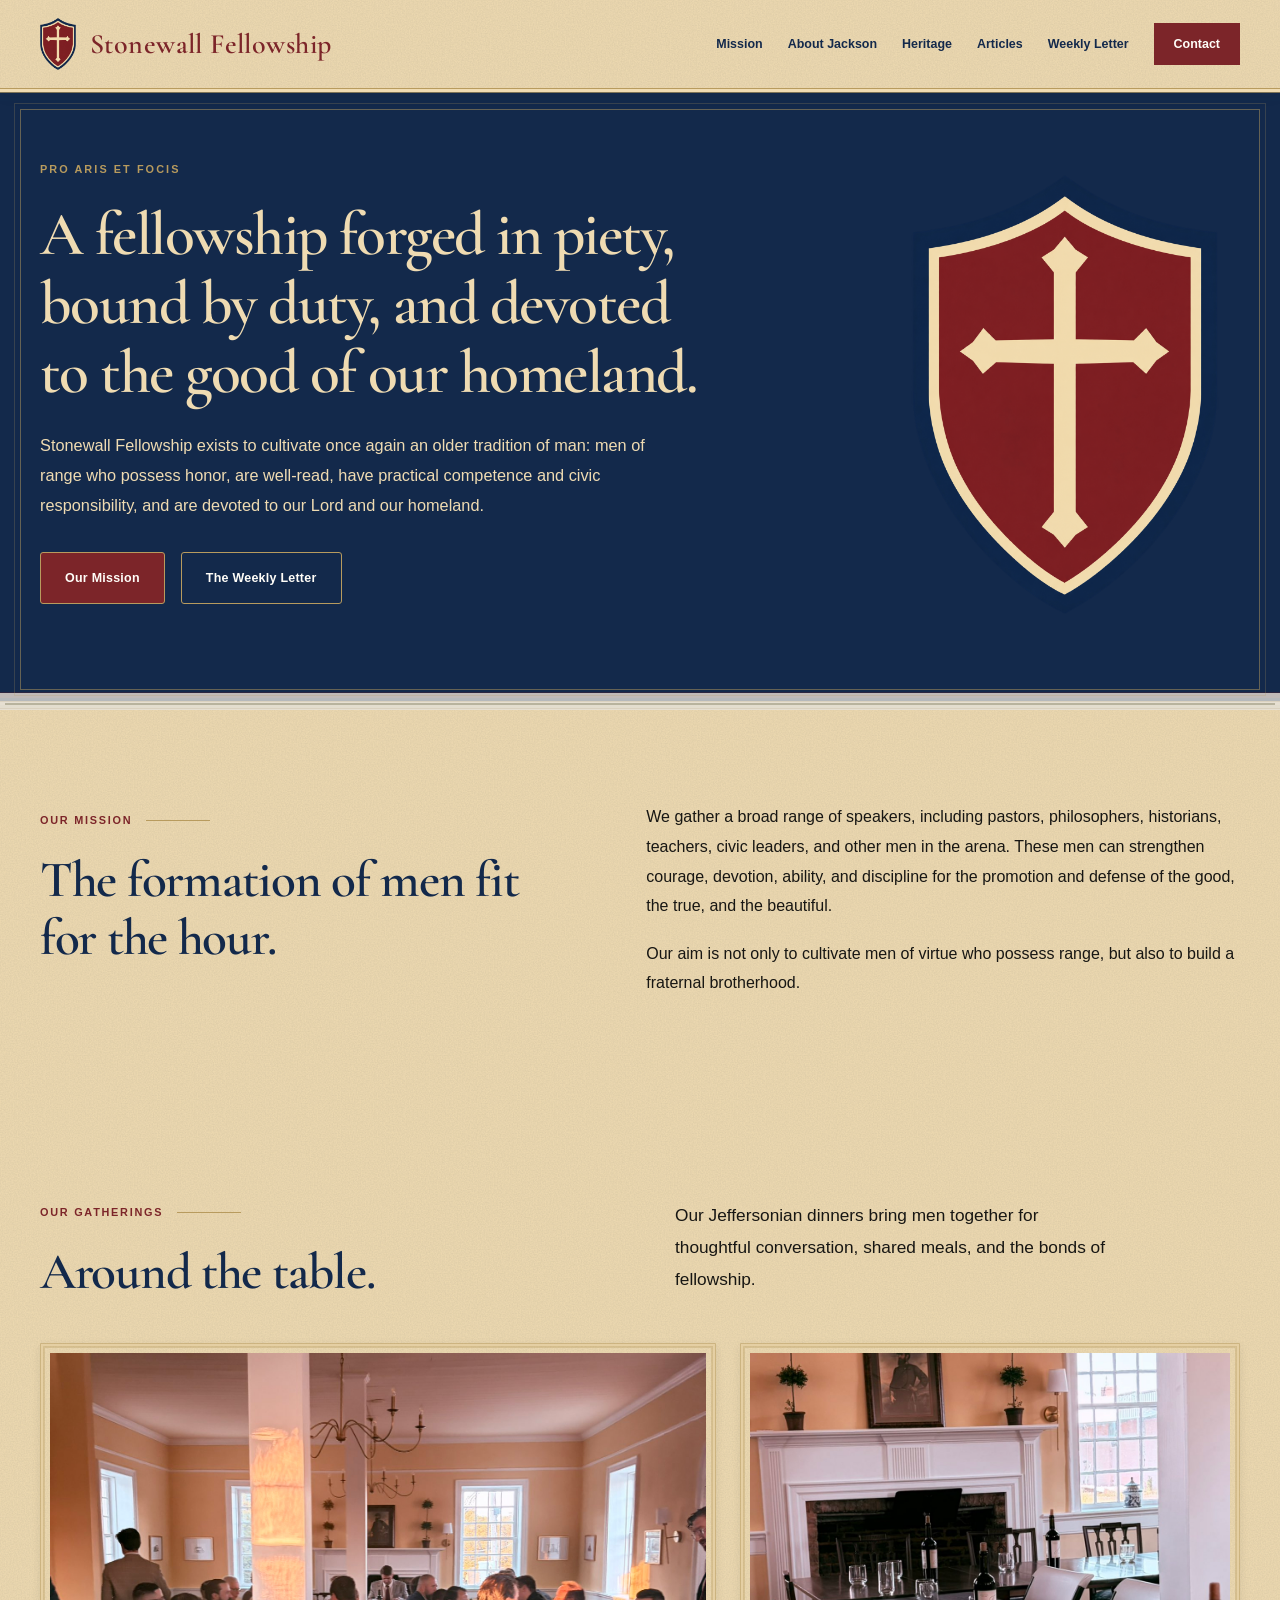
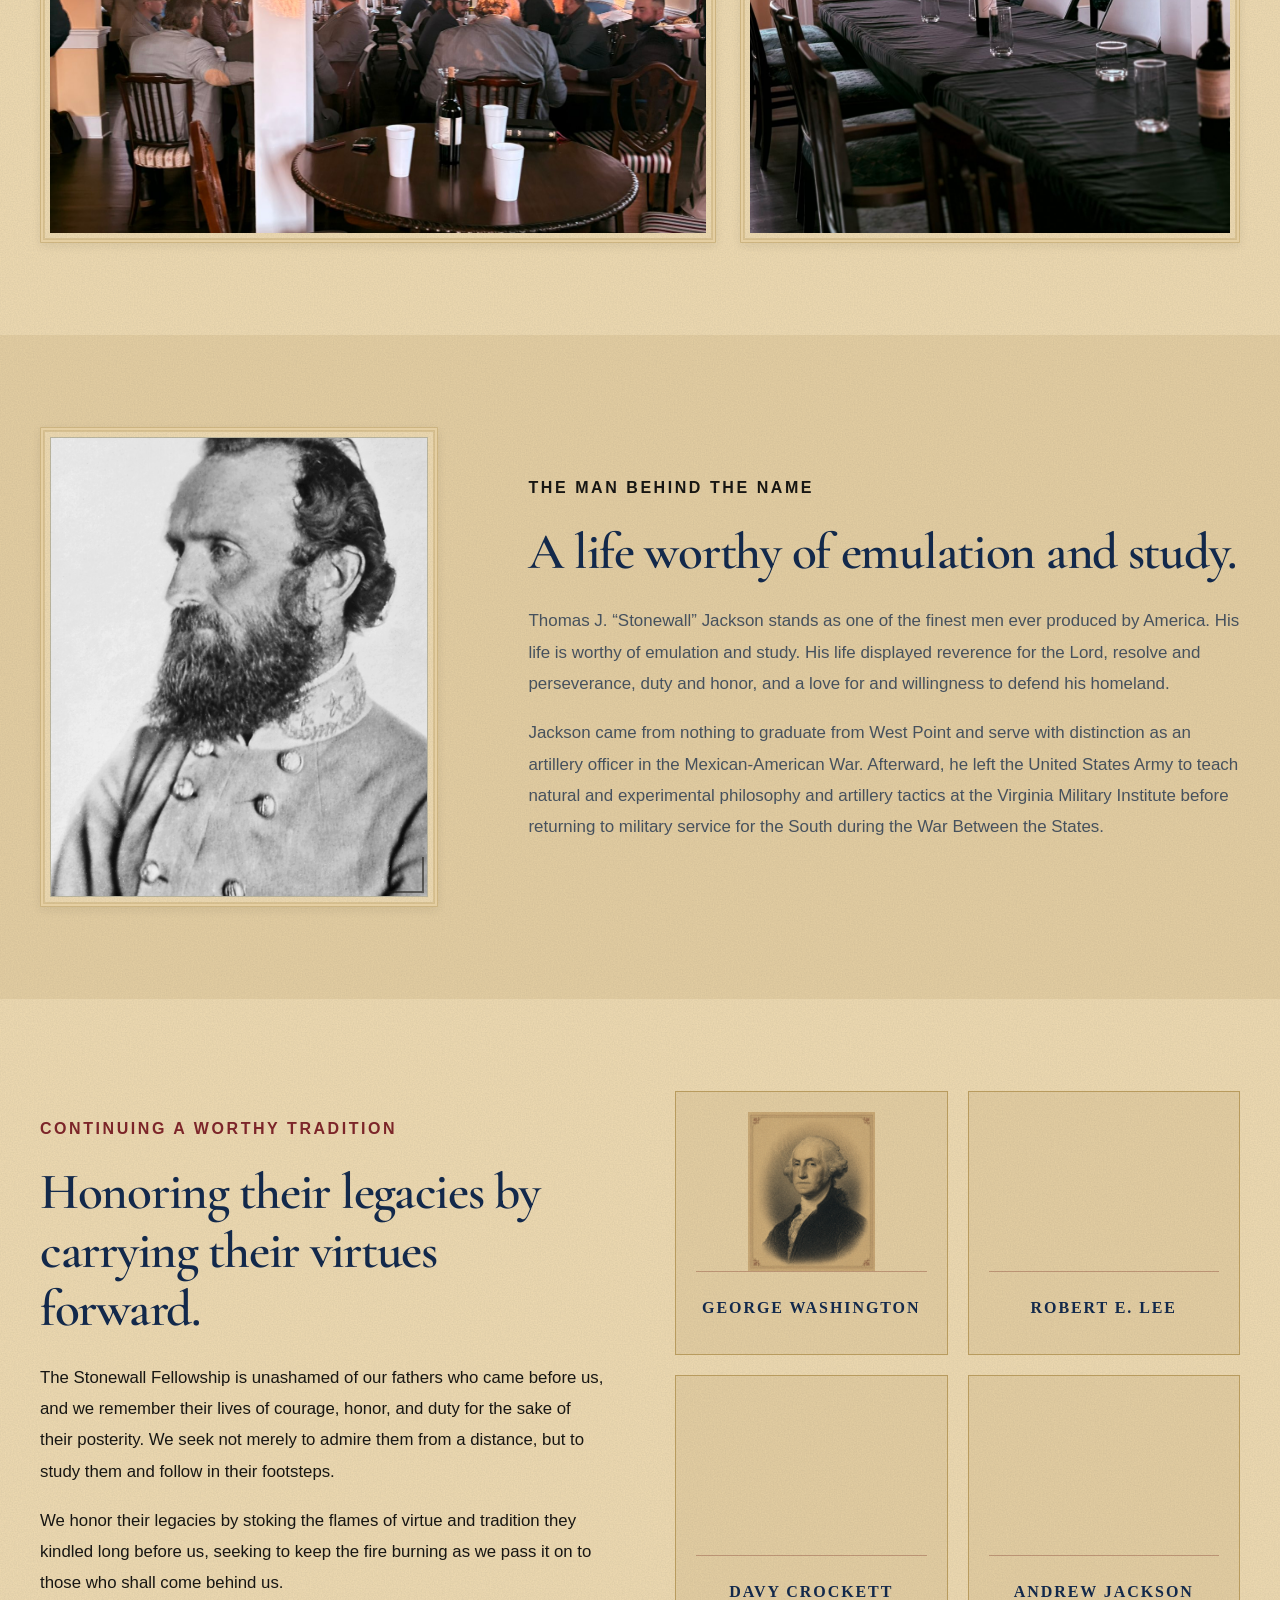
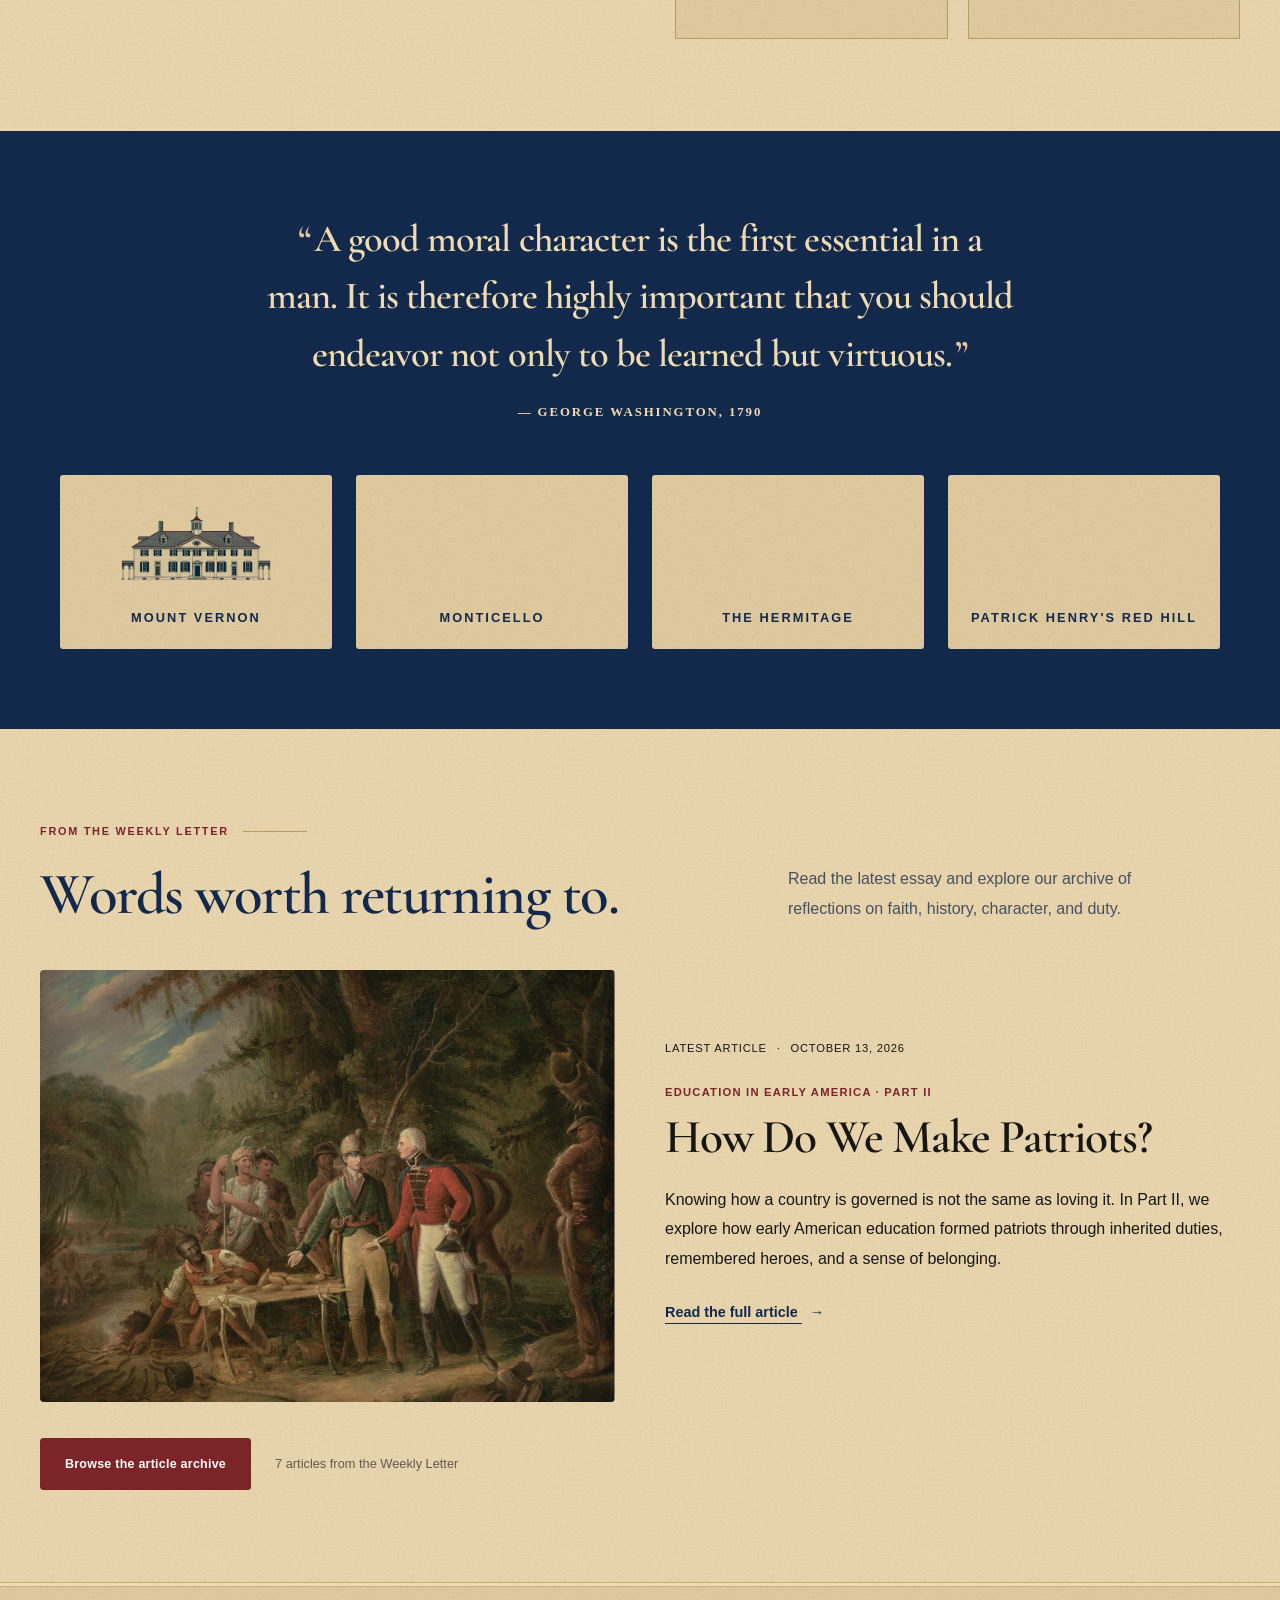
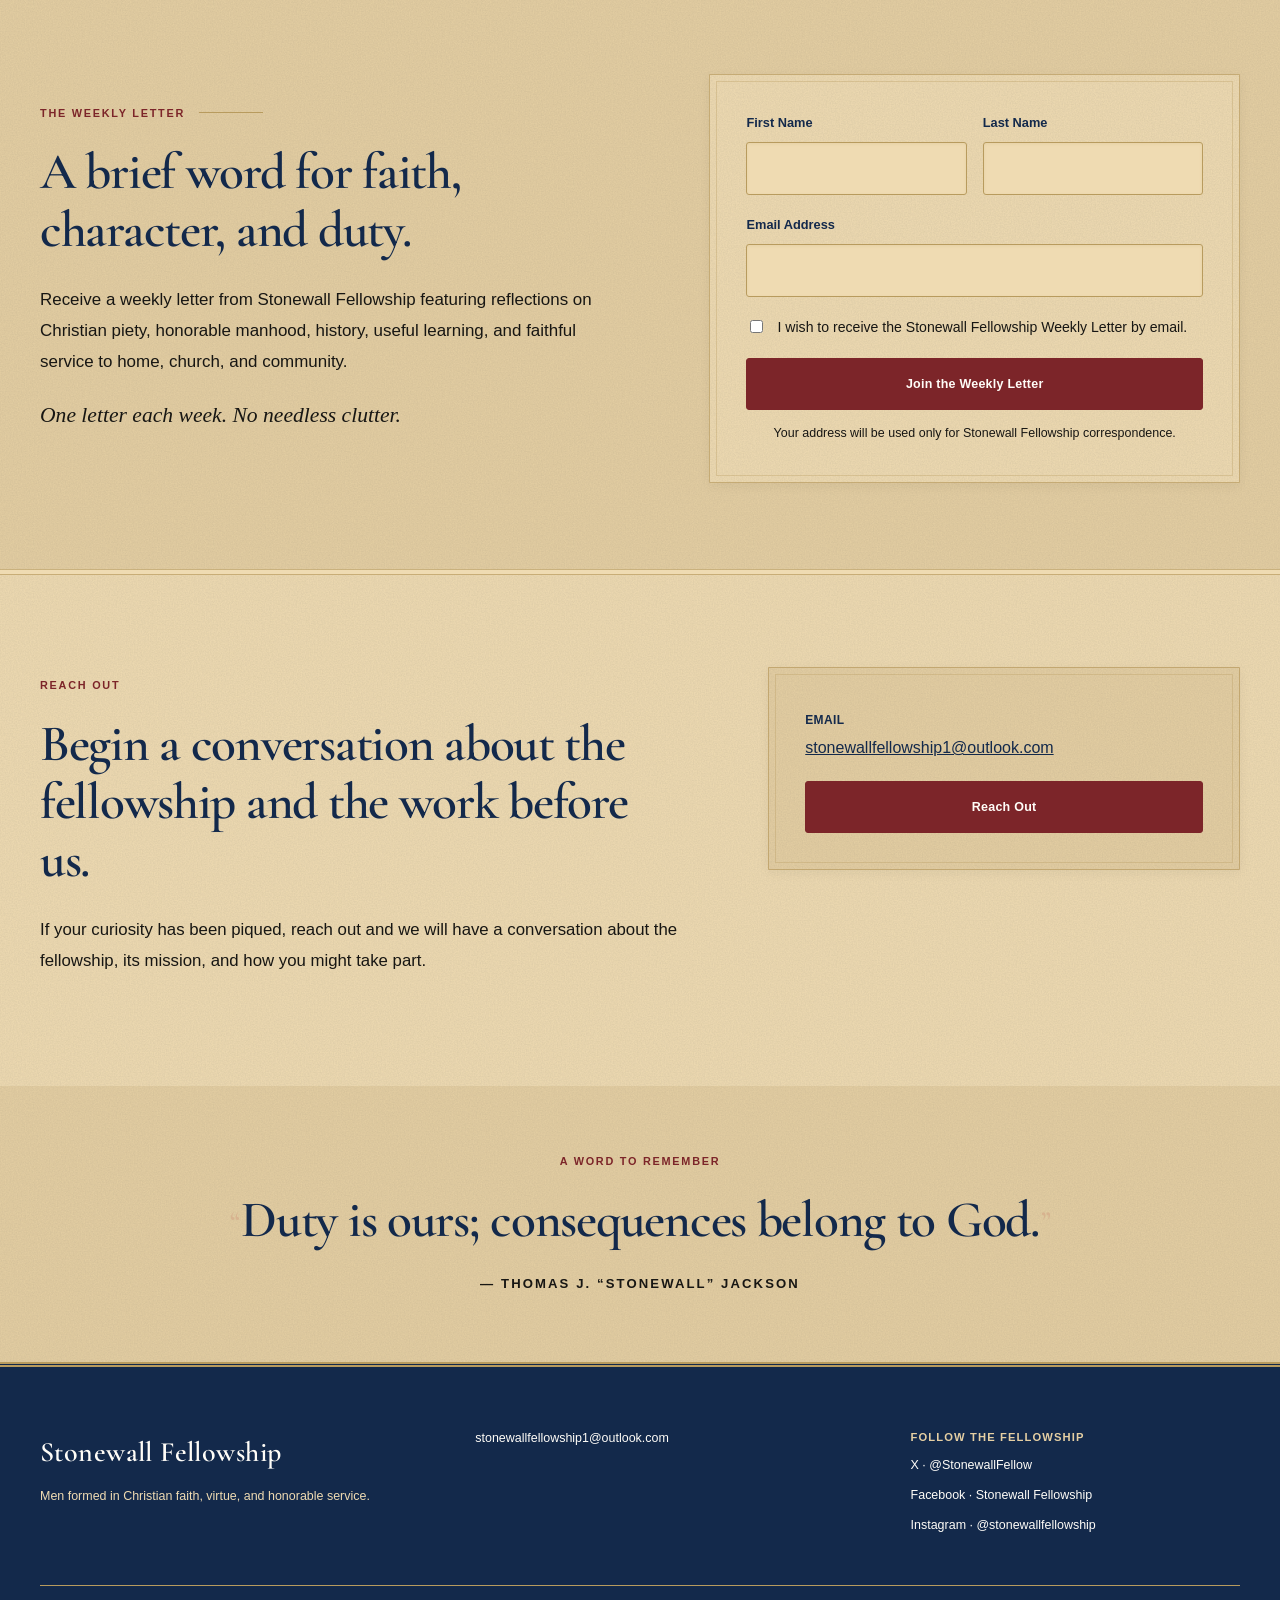
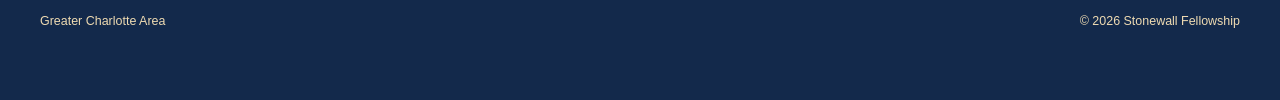
<file: index.html>
<!doctype html>
<html lang="en">
<head>
  <meta charset="utf-8">
  <meta name="viewport" content="width=device-width, initial-scale=1">
  <meta name="description" content="A fellowship forged in piety, bound by duty, and devoted to the good of our homeland.">
  <title>Stonewall Fellowship</title>
  <link rel="icon" type="image/png" href="assets/shield-cutout-preview.png">
  
  
  
  <link rel="stylesheet" href="styles.css">
  <link rel="stylesheet" href="articles.css">
<link rel="stylesheet" href="/refined.css">
</head>
<body>
<a class="skip-link" href="#top">Skip to content</a>
  <header class="site-header">
    <div class="container nav-wrap">
      <a class="brand" href="#top" aria-label="Stonewall Fellowship home">
        <img src="assets/shield-cutout-preview.png" alt="Stonewall Fellowship cross emblem">
        <span>Stonewall Fellowship</span>
      </a>
      <button class="nav-toggle" aria-label="Menu" aria-expanded="false" aria-controls="site-nav">Menu</button>
      <nav id="site-nav" class="site-nav" aria-label="Primary navigation">
        <a href="#mission">Mission</a>
        <a href="#about-jackson">About Jackson</a>
        <a href="#heritage">Heritage</a>
        <a href='/articles/'>Articles</a>
        <a href="#weekly-letter">Weekly Letter</a>
        <a href="#contact" class="nav-cta">Contact</a>
      </nav>
    </div>
  </header>

  <main id="top">
    <section class="hero">
      <div class="southern-leaf-sprig leaf-sprig-hero" aria-hidden="true"><span></span><span></span><span></span><span></span><span></span></div>
      <div class="container hero-grid">
        <div class="hero-copy">
          <p class="eyebrow">Pro Aris et Focis</p>
          <h1>A fellowship forged in piety, bound by duty, and devoted to the good of our homeland.</h1>
          <p class="hero-text">Stonewall Fellowship exists to cultivate once again an older tradition of man: men of range who possess honor, are well-read, have practical competence and civic responsibility, and are devoted to our Lord and our homeland.</p>
          <div class="hero-actions">
            <a class="button button-primary" href="#mission">Our Mission</a>
            <a class="button button-secondary" href="#weekly-letter">The Weekly Letter</a>
          </div>
        </div>
        <div class="hero-logo-wrap">
          <img class="hero-logo hero-shield" src="assets/shield-cutout-preview.png" alt="Stonewall Fellowship shield-and-cross emblem">
        </div>
      </div>
    </section>

    <div class="porch-rail" aria-hidden="true"></div>

    <section id="mission" class="section paper-section">
      <div class="container two-column">
        <div>
          <p class="section-kicker">Our Mission</p>
          <h2>The formation of men fit for the hour.</h2>
        </div>
        <div class="prose">
          <p>We gather a broad range of speakers, including pastors, philosophers, historians, teachers, civic leaders, and other men in the arena. These men can strengthen courage, devotion, ability, and discipline for the promotion and defense of the good, the true, and the beautiful.</p>
          <p>Our aim is not only to cultivate men of virtue who possess range, but also to build a fraternal brotherhood.</p>
        </div>
      </div>
    </section>

    <section id="gatherings" class="section fellowship-section" aria-labelledby="gatherings-title">
      <div class="container">
        <div class="fellowship-intro">
          <div>
            <p class="section-kicker">Our Gatherings</p>
            <h2 id="gatherings-title">Around the table.</h2>
          </div>
          <p>Our Jeffersonian dinners bring men together for thoughtful conversation, shared meals, and the bonds of fellowship.</p>
        </div>
        <div class="fellowship-photos">
          <figure class="fellowship-photo fellowship-photo-gathering">
            <img src="assets/fellowship-gathering.jpeg" alt="Men gathered for conversation and dinner at Stonewall Fellowship" width="1536" height="2048" loading="lazy" decoding="async">
          </figure>
          <figure class="fellowship-photo fellowship-photo-table">
            <img src="assets/fellowship-table.jpeg" alt="Tables prepared for a Stonewall Fellowship dinner" width="1152" height="2048" loading="lazy" decoding="async">
          </figure>
        </div>
      </div>
    </section>

    <section id="about-jackson" class="section jackson-section">
      <div class="container jackson-grid">
        <div class="jackson-image">
          <img src="assets/jackson-original-photo.jpg" alt="April 1863 photograph of Thomas J. Stonewall Jackson in Confederate uniform" loading="lazy" decoding="async">
        </div>
        <div class="jackson-copy">
          <p class="section-kicker">The Man Behind the Name</p>
          <h2>A life worthy of emulation and study.</h2>
          <p>Thomas J. “Stonewall” Jackson stands as one of the finest men ever produced by America. His life is worthy of emulation and study. His life displayed reverence for the Lord, resolve and perseverance, duty and honor, and a love for and willingness to defend his homeland.</p>
          <p>Jackson came from nothing to graduate from West Point and serve with distinction as an artillery officer in the Mexican-American War. Afterward, he left the United States Army to teach natural and experimental philosophy and artillery tactics at the Virginia Military Institute before returning to military service for the South during the War Between the States.</p>
        </div>
      </div>
    </section>

    <section id="heritage" class="section heritage-section">
      <div class="southern-leaf-sprig leaf-sprig-heritage" aria-hidden="true"><span></span><span></span><span></span><span></span><span></span></div>
      <div class="container heritage-grid">
        <div class="heritage-copy">
          <p class="section-kicker">Continuing a Worthy Tradition</p>
          <h2>Honoring their legacies by carrying their virtues forward.</h2>
          <p>The Stonewall Fellowship is unashamed of our fathers who came before us, and we remember their lives of courage, honor, and duty for the sake of their posterity. We seek not merely to admire them from a distance, but to study them and follow in their footsteps.</p>
          <p>We honor their legacies by stoking the flames of virtue and tradition they kindled long before us, seeking to keep the fire burning as we pass it on to those who shall come behind us.</p>
        </div>
        <div class="heritage-portraits" aria-label="Four men of the American tradition">
          <figure class="heritage-portrait-card">
            <img src="assets/portrait-washington.png" alt="Engraved portrait of George Washington" loading="lazy" decoding="async">
            <figcaption>George Washington</figcaption>
          </figure>
          <figure class="heritage-portrait-card">
            <img src="assets/portrait-robert-e-lee.png" alt="Engraved portrait of Robert E. Lee" loading="lazy" decoding="async">
            <figcaption>Robert E. Lee</figcaption>
          </figure>
          <figure class="heritage-portrait-card">
            <img src="assets/portrait-davy-crockett.png" alt="Engraved portrait of Davy Crockett" loading="lazy" decoding="async">
            <figcaption>Davy Crockett</figcaption>
          </figure>
          <figure class="heritage-portrait-card">
            <img src="assets/portrait-andrew-jackson.png" alt="Engraved portrait of Andrew Jackson" loading="lazy" decoding="async">
            <figcaption>Andrew Jackson</figcaption>
          </figure>
        </div>
      </div>
    </section>

    <section class="legacy-portrait-section" aria-label="George Washington quotation and historic homes">
      <div class="container legacy-portrait-wrap">
        <div class="legacy-portrait-caption">
          <blockquote>A good moral character is the first essential in a man. It is therefore highly important that you should endeavor not only to be learned but virtuous.</blockquote>
          <p class="legacy-quote-attribution">— George Washington, 1790</p>
        </div>
        <div class="historic-homes-grid">
          <figure class="historic-home-card">
            <img src="assets/silhouette-mount-vernon.png" alt="Architectural silhouette of Mount Vernon" loading="lazy" decoding="async">
            <figcaption>Mount Vernon</figcaption>
          </figure>
          <figure class="historic-home-card">
            <img src="assets/silhouette-monticello.png" alt="Architectural silhouette of Monticello" loading="lazy" decoding="async">
            <figcaption>Monticello</figcaption>
          </figure>
          <figure class="historic-home-card">
            <img src="assets/hermitage-front-engraving.png" alt="Front architectural engraving of The Hermitage" loading="lazy" decoding="async">
            <figcaption>The Hermitage</figcaption>
          </figure>
          <figure class="historic-home-card">
            <img src="assets/red-hill-engraving.png" alt="Architectural engraving of Patrick Henry's Red Hill" loading="lazy" decoding="async">
            <figcaption>Patrick Henry's Red Hill</figcaption>
          </figure>
        </div>
      </div>
    </section>

    <div class="porch-rail porch-rail-dark" aria-hidden="true"></div>

    <!-- ARTICLES_FEATURE_START -->
    <section id="articles" class="section articles-section" aria-labelledby="articles-title">
      <div class="container">
        <div class="articles-intro">
          <div><p class="section-kicker">From the Weekly Letter</p><h2 id="articles-title">Words worth returning to.</h2></div>
          <p>Read the latest essay and explore our archive of reflections on faith, history, character, and duty.</p>
        </div>
        <article class="article-feature">
          <a aria-label='Read How Do We Make Patriots?' class='article-feature-image' href='/articles/education-in-early-america-part-ii/'><img src="assets/articles/education-marion.jpg" alt="Marion inviting a British officer to share a meal" loading="lazy" decoding="async"></a>
          <div class="article-feature-copy">
            <p class="article-meta">Latest article <span aria-hidden="true">·</span> <time datetime="2026-10-13">October 13, 2026</time></p>
            <p class="article-series">Education in Early America · Part II</p>
            <h3><a href='/articles/education-in-early-america-part-ii/'>How Do We Make Patriots?</a></h3>
            <p class="article-excerpt">Knowing how a country is governed is not the same as loving it. In Part II, we explore how early American education formed patriots through inherited duties, remembered heroes, and a sense of belonging.</p>
            <a class='text-link' href='/articles/education-in-early-america-part-ii/'>Read the full article <span aria-hidden="true">→</span></a>
          </div>
        </article>
        <div class="articles-archive-link"><a class='button button-primary' href='/articles/'>Browse the article archive</a><span>7 articles from the Weekly Letter</span></div>
      </div>
    </section>
    <!-- ARTICLES_FEATURE_END -->

    <section id="weekly-letter" class="section letter-section">
      <div class="container letter-grid">
        <div class="letter-copy">
          <p class="section-kicker">The Weekly Letter</p>
          <h2>A brief word for faith, character, and duty.</h2>
          <p>Receive a weekly letter from Stonewall Fellowship featuring reflections on Christian piety, honorable manhood, history, useful learning, and faithful service to home, church, and community.</p>
          <p class="letter-note">One letter each week. No needless clutter.</p>
        </div>
        <form class="letter-form" action="https://formsubmit.co/stonewallfellowship1@outlook.com" method="POST">
          <input type="hidden" name="_subject" value="New Stonewall Weekly Letter Signup">
          <input type="hidden" name="_template" value="table">
          <input type="hidden" name="_captcha" value="false">
          <input type="text" name="_honey" class="form-honeypot" tabindex="-1" autocomplete="off" aria-hidden="true">

          <div class="form-row">
            <label for="first-name">First Name
              <input id="first-name" name="First Name" type="text" autocomplete="given-name" required>
            </label>
            <label for="last-name">Last Name
              <input id="last-name" name="Last Name" type="text" autocomplete="family-name" required>
            </label>
          </div>

          <label for="letter-email">Email Address
            <input id="letter-email" name="Email" type="email" autocomplete="email" required>
          </label>

          <label class="consent-row" for="letter-consent">
            <input id="letter-consent" name="Consent" type="checkbox" value="Yes" required>
            <span>I wish to receive the Stonewall Fellowship Weekly Letter by email.</span>
          </label>

          <button class="button button-primary full-width" type="submit">Join the Weekly Letter</button>
          <p class="form-privacy">Your address will be used only for Stonewall Fellowship correspondence.</p>
        </form>
      </div>
    </section>

    <section id="contact" class="section contact-section">
      <div class="southern-leaf-sprig leaf-sprig-contact" aria-hidden="true"><span></span><span></span><span></span><span></span><span></span></div>
      <div class="container contact-grid">
        <div>
          <p class="section-kicker">Reach Out</p>
          <h2>Begin a conversation about the fellowship and the work before us.</h2>
          <p>If your curiosity has been piqued, reach out and we will have a conversation about the fellowship, its mission, and how you might take part.</p>
        </div>
        <div class="contact-card">
          <p><strong>Email</strong><br><a href="mailto:stonewallfellowship1@outlook.com">stonewallfellowship1@outlook.com</a></p>
          <a class="button button-primary full-width" href="mailto:stonewallfellowship1@outlook.com?subject=Stonewall%20Fellowship%20Inquiry">Reach Out</a>
        </div>
      </div>
    </section>

    <section class="section final-quote-section" aria-label="Stonewall Jackson quotation">
      <div class="container final-quote-wrap">
        <p class="section-kicker centered">A Word to Remember</p>
        <blockquote>Duty is ours; consequences belong to God.</blockquote>
        <p class="quote-attribution">— Thomas J. “Stonewall” Jackson</p>
      </div>
    </section>

  </main>

  <footer class="site-footer">
    <div class="container footer-grid">
      <div class="footer-identity">
        <p class="footer-title">Stonewall Fellowship</p>
        <p>Men formed in Christian faith, virtue, and honorable service.</p>
      </div>
      <div class="footer-contact">
        <p><a href="mailto:stonewallfellowship1@outlook.com">stonewallfellowship1@outlook.com</a></p>
      </div>
      <div class="footer-social">
        <p class="footer-heading">Follow the Fellowship</p>
        <p><a href="https://x.com/StonewallFellow" target="_blank" rel="noopener noreferrer">X · @StonewallFellow</a></p>
        <p><a href="https://www.facebook.com/stonewallfellowship" target="_blank" rel="noopener noreferrer">Facebook · Stonewall Fellowship</a></p>
        <p><a href="https://www.instagram.com/stonewallfellowship/" target="_blank" rel="noopener noreferrer">Instagram · @stonewallfellowship</a></p>
      </div>
      <div class="footer-place">
        <p>Greater Charlotte Area</p>
        <p>© <span id="year"></span> Stonewall Fellowship</p>
      </div>
    </div>
  </footer>
  <script src="script.js"></script>
</body>
</html>
</file>
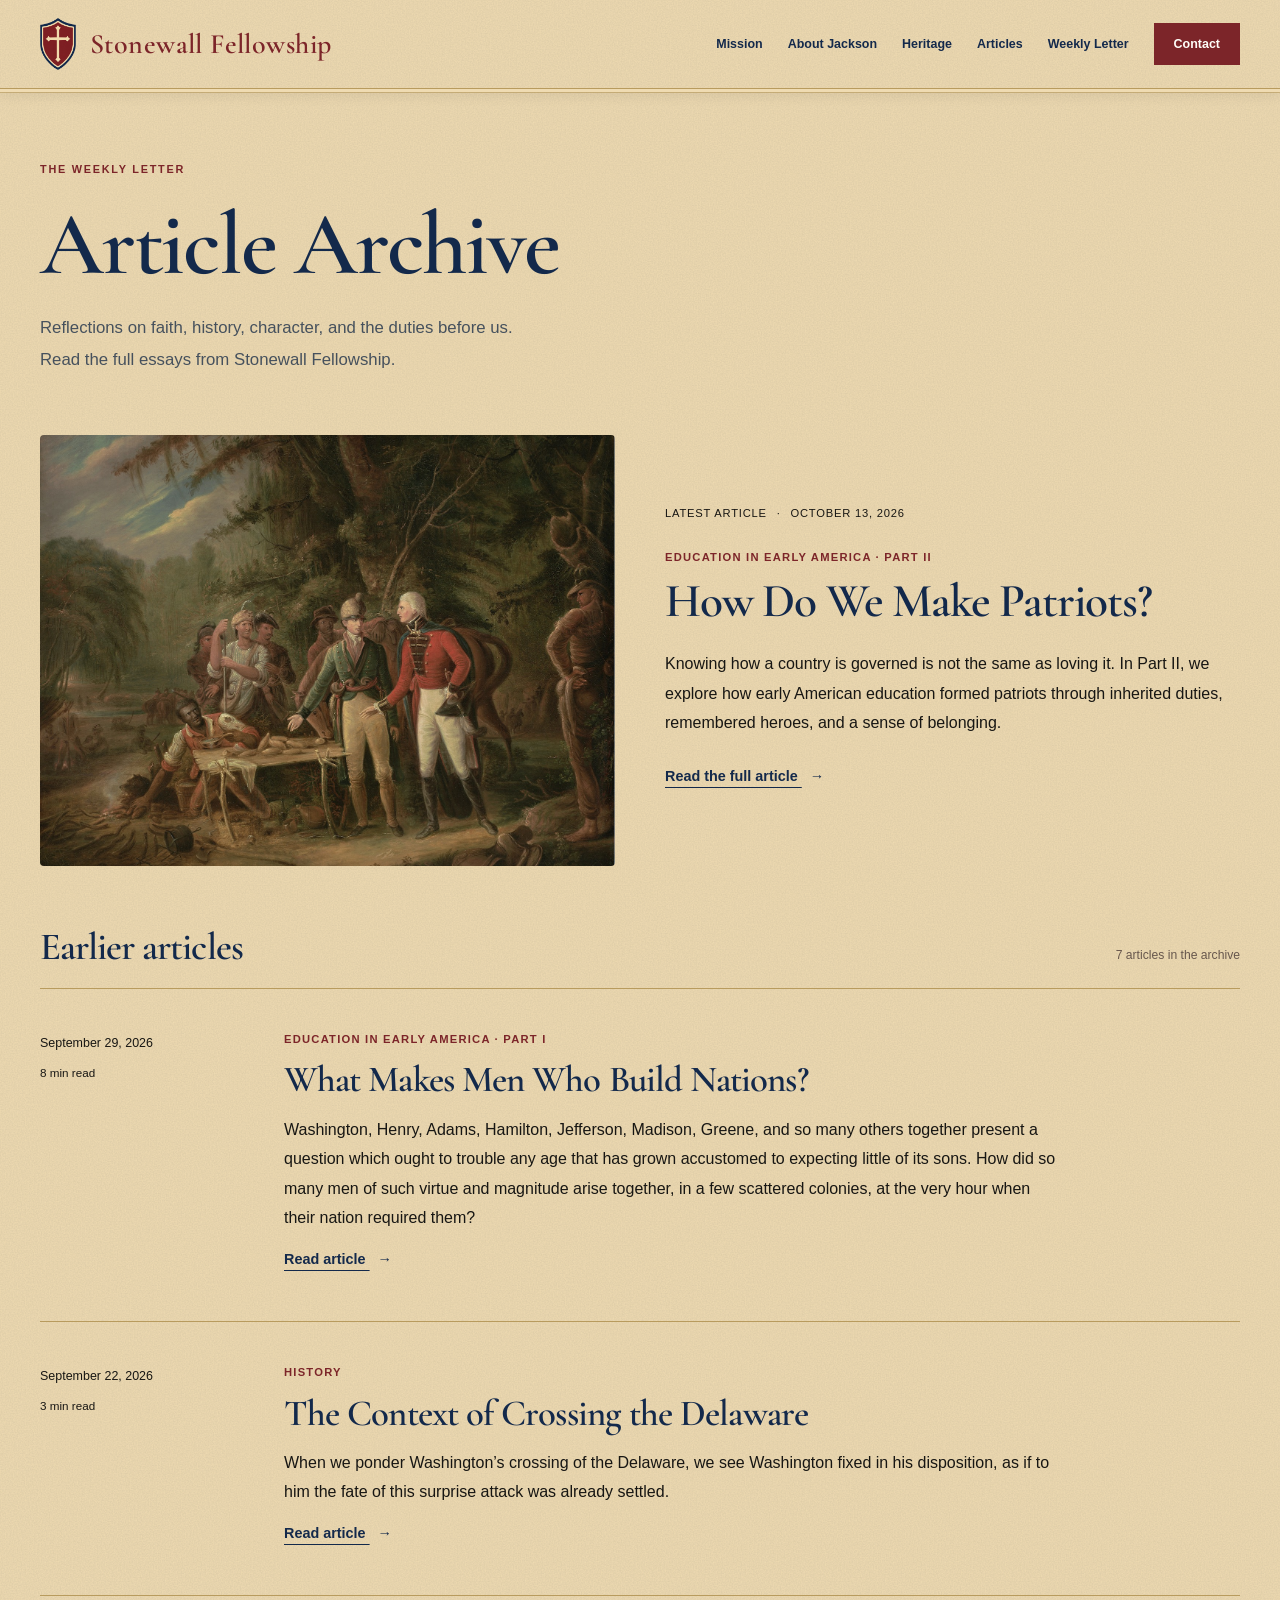
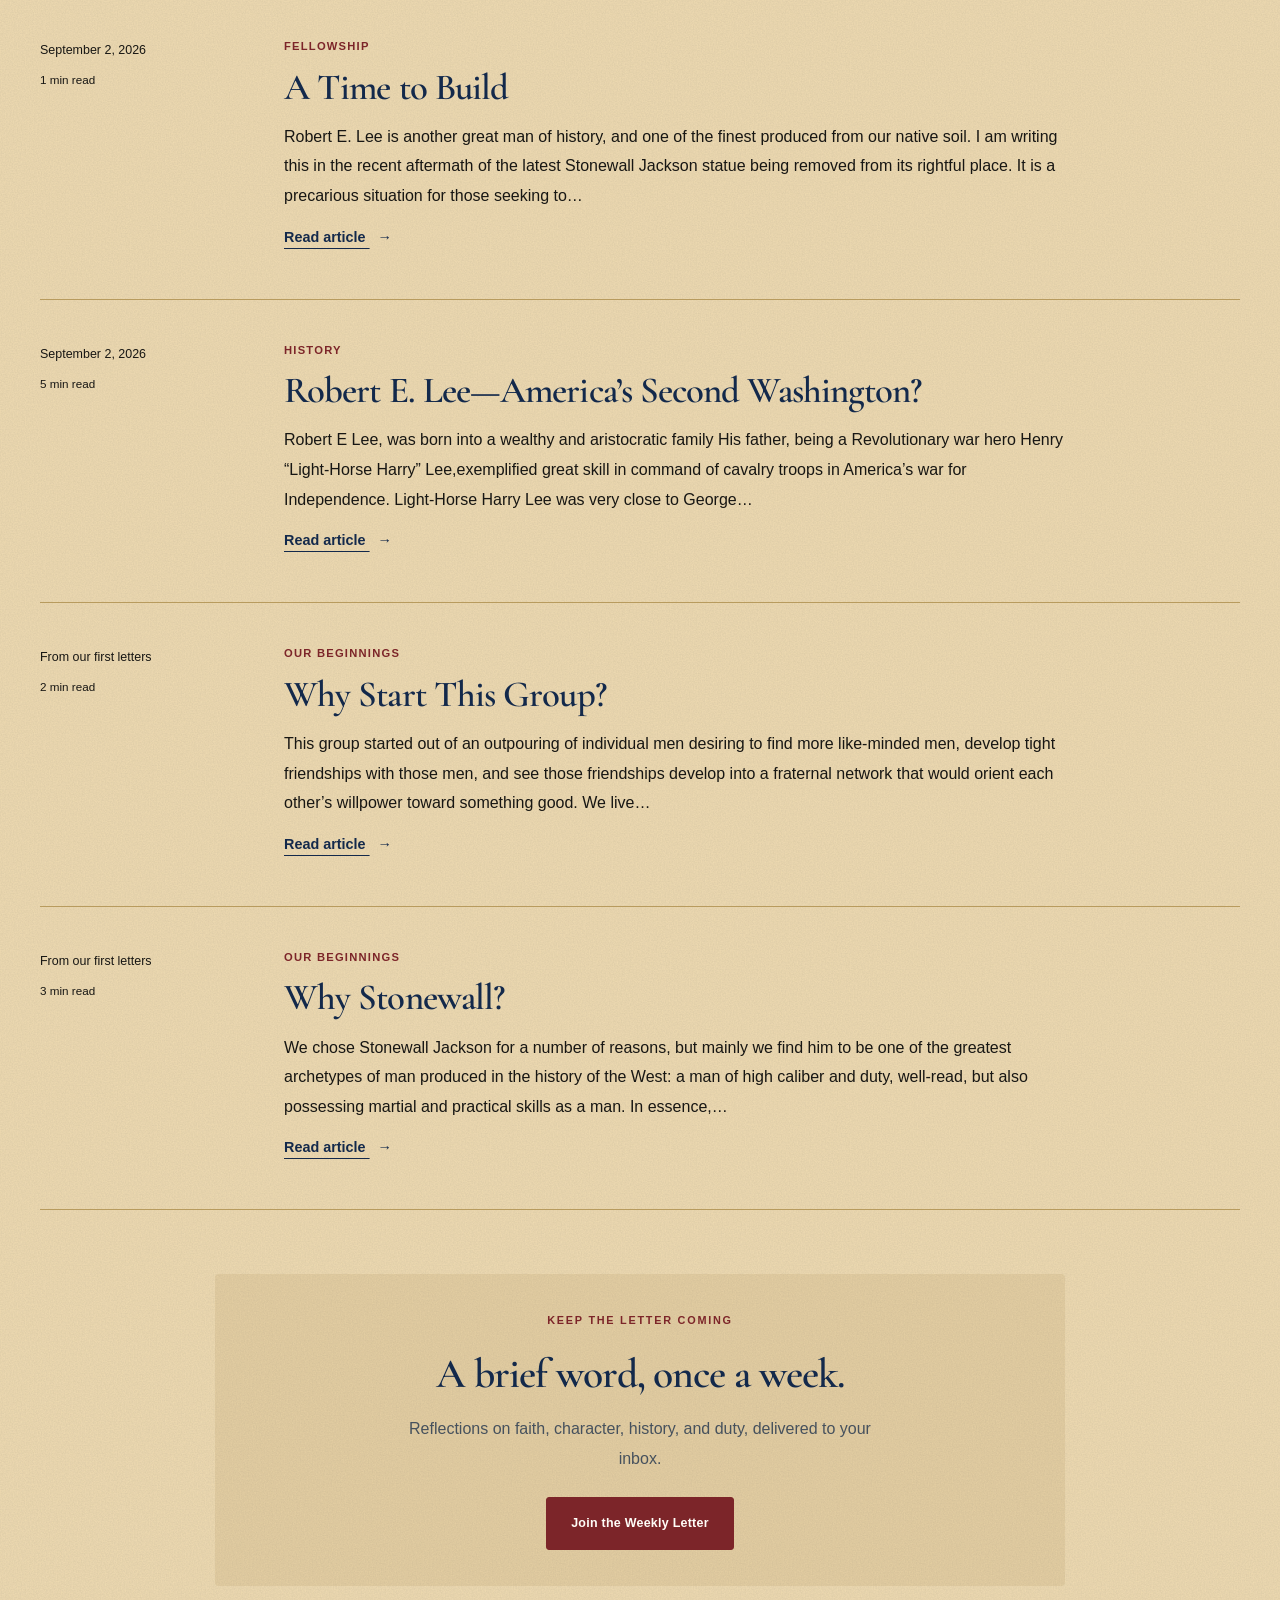
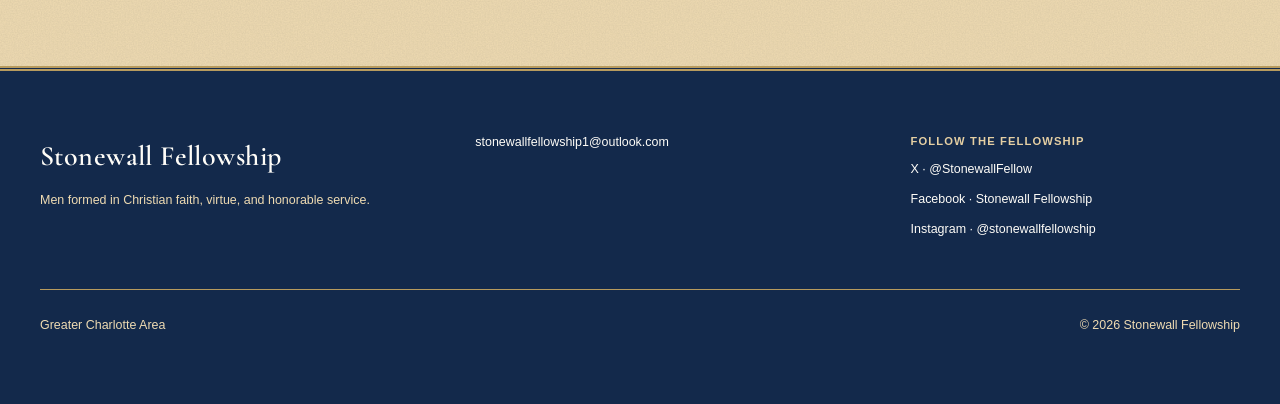
<file: articles/index.html>
<!doctype html>
<html lang="en"><head>
  <meta charset="utf-8"><meta name="viewport" content="width=device-width, initial-scale=1">
  <title>Article Archive | Stonewall Fellowship</title>
  <meta name="description" content="Read the full essays from Stonewall Fellowship’s Weekly Letter on faith, history, character, and duty.">
  <link rel="canonical" href="https://stonewallfellowship.com/articles/">
  <link rel="icon" type="image/png" href="../assets/shield-cutout-preview.png">
  
  
  <link rel="stylesheet" href="../styles.css"><link rel="stylesheet" href="../articles.css">
<link rel="stylesheet" href="/refined.css">
</head><body class="article-site">
  <a class="skip-link" href="#main-content">Skip to content</a>
  <header class="site-header">
    <div class="container nav-wrap">
      <a aria-label='Stonewall Fellowship home' class='brand' href='/#top'>
        <img src="../assets/shield-cutout-preview.png" alt="Stonewall Fellowship cross emblem">
        <span>Stonewall Fellowship</span>
      </a>
      <button class="nav-toggle" aria-label="Menu" aria-expanded="false" aria-controls="site-nav">Menu</button>
      <nav id="site-nav" class="site-nav" aria-label="Primary navigation">
        <a href='/#mission'>Mission</a>
        <a href='/#about-jackson'>About Jackson</a>
        <a href='/#heritage'>Heritage</a>
        <a aria-current='page' href='/articles/'>Articles</a>
        <a href='/#weekly-letter'>Weekly Letter</a>
        <a class='nav-cta' href='/#contact'>Contact</a>
      </nav>
    </div>
  </header>
  <main id="main-content"><section class="archive-heading container"><p class="section-kicker">The Weekly Letter</p><h1>Article Archive</h1><p>Reflections on faith, history, character, and the duties before us.<br>Read the full essays from Stonewall Fellowship.</p></section>
  <section class="container archive-feature-wrap" aria-label="Latest article"><article class="article-feature">
    <a aria-label='Read How Do We Make Patriots?' class='article-feature-image' href='/articles/education-in-early-america-part-ii/'><img src="../assets/articles/education-marion.jpg" alt="Marion inviting a British officer to share a meal" decoding="async"></a>
    <div class="article-feature-copy"><p class="article-meta">Latest article <span aria-hidden="true">·</span> <time datetime="2026-10-13">October 13, 2026</time></p><p class="article-series">Education in Early America · Part II</p><h2><a href='/articles/education-in-early-america-part-ii/'>How Do We Make Patriots?</a></h2><p class="article-excerpt">Knowing how a country is governed is not the same as loving it. In Part II, we explore how early American education formed patriots through inherited duties, remembered heroes, and a sense of belonging.</p><a class='text-link' href='/articles/education-in-early-america-part-ii/'>Read the full article <span aria-hidden="true">→</span></a></div>
  </article></section>
  <section class="container archive-list-section" aria-labelledby="earlier-articles"><div class="archive-list-heading"><h2 id="earlier-articles">Earlier articles</h2><span>7 articles in the archive</span></div>
  <div class="archive-list"><article class="archive-entry"><div class="archive-entry-meta"><p><time datetime="2026-09-29">September 29, 2026</time></p><span>8 min read</span></div><div><p class="article-series">Education in Early America · Part I</p><h3><a href='/articles/education-in-early-america-part-i/'>What Makes Men Who Build Nations?</a></h3><p class="article-excerpt">Washington, Henry, Adams, Hamilton, Jefferson, Madison, Greene, and so many others together present a question which ought to trouble any age that has grown accustomed to expecting little of its sons. How did so many men of such virtue and magnitude arise together, in a few scattered colonies, at the very hour when their nation required them?</p><a aria-label='Read What Makes Men Who Build Nations?' class='text-link' href='/articles/education-in-early-america-part-i/'>Read article <span aria-hidden="true">→</span></a></div></article>
<article class="archive-entry"><div class="archive-entry-meta"><p><time datetime="2026-09-22">September 22, 2026</time></p><span>3 min read</span></div><div><p class="article-series">History</p><h3><a href='/articles/the-context-of-crossing-the-delaware/'>The Context of Crossing the Delaware</a></h3><p class="article-excerpt">When we ponder Washington’s crossing of the Delaware, we see Washington fixed in his disposition, as if to him the fate of this surprise attack was already settled.</p><a aria-label='Read The Context of Crossing the Delaware' class='text-link' href='/articles/the-context-of-crossing-the-delaware/'>Read article <span aria-hidden="true">→</span></a></div></article>
<article class="archive-entry"><div class="archive-entry-meta"><p><time datetime="2026-09-02">September 2, 2026</time></p><span>1 min read</span></div><div><p class="article-series">Fellowship</p><h3><a href='/articles/a-time-to-build/'>A Time to Build</a></h3><p class="article-excerpt">Robert E. Lee is another great man of history, and one of the finest produced from our native soil. I am writing this in the recent aftermath of the latest Stonewall Jackson statue being removed from its rightful place. It is a precarious situation for those seeking to…</p><a aria-label='Read A Time to Build' class='text-link' href='/articles/a-time-to-build/'>Read article <span aria-hidden="true">→</span></a></div></article>
<article class="archive-entry"><div class="archive-entry-meta"><p><time datetime="2026-09-02">September 2, 2026</time></p><span>5 min read</span></div><div><p class="article-series">History</p><h3><a href='/articles/robert-e-lee-americas-second-washington/'>Robert E. Lee—America’s Second Washington?</a></h3><p class="article-excerpt">Robert E Lee, was born into a wealthy and aristocratic family His father, being a Revolutionary war hero Henry “Light-Horse Harry” Lee,exemplified great skill in command of cavalry troops in America’s war for Independence. Light-Horse Harry Lee was very close to George…</p><a aria-label='Read Robert E. Lee—America’s Second Washington?' class='text-link' href='/articles/robert-e-lee-americas-second-washington/'>Read article <span aria-hidden="true">→</span></a></div></article>
<article class="archive-entry"><div class="archive-entry-meta"><p>From our first letters</p><span>2 min read</span></div><div><p class="article-series">Our beginnings</p><h3><a href='/articles/why-start-this-group/'>Why Start This Group?</a></h3><p class="article-excerpt">This group started out of an outpouring of individual men desiring to find more like-minded men, develop tight friendships with those men, and see those friendships develop into a fraternal network that would orient each other’s willpower toward something good. We live…</p><a aria-label='Read Why Start This Group?' class='text-link' href='/articles/why-start-this-group/'>Read article <span aria-hidden="true">→</span></a></div></article>
<article class="archive-entry"><div class="archive-entry-meta"><p>From our first letters</p><span>3 min read</span></div><div><p class="article-series">Our beginnings</p><h3><a href='/articles/why-stonewall/'>Why Stonewall?</a></h3><p class="article-excerpt">We chose Stonewall Jackson for a number of reasons, but mainly we find him to be one of the greatest archetypes of man produced in the history of the West: a man of high caliber and duty, well-read, but also possessing martial and practical skills as a man. In essence,…</p><a aria-label='Read Why Stonewall?' class='text-link' href='/articles/why-stonewall/'>Read article <span aria-hidden="true">→</span></a></div></article></div>
  <aside class="article-subscribe"><p class="section-kicker">Keep the letter coming</p><h2>A brief word, once a week.</h2><p>Reflections on faith, character, history, and duty, delivered to your inbox.</p><a class='button button-primary' href='/#weekly-letter'>Join the Weekly Letter</a></aside></section></main>
  <footer class="site-footer">
    <div class="container footer-grid">
      <div class="footer-identity">
        <p class="footer-title">Stonewall Fellowship</p>
        <p>Men formed in Christian faith, virtue, and honorable service.</p>
      </div>
      <div class="footer-contact">
        <p><a href="mailto:stonewallfellowship1@outlook.com">stonewallfellowship1@outlook.com</a></p>
      </div>
      <div class="footer-social">
        <p class="footer-heading">Follow the Fellowship</p>
        <p><a href="https://x.com/StonewallFellow" target="_blank" rel="noopener noreferrer">X · @StonewallFellow</a></p>
        <p><a href="https://www.facebook.com/stonewallfellowship" target="_blank" rel="noopener noreferrer">Facebook · Stonewall Fellowship</a></p>
        <p><a href="https://www.instagram.com/stonewallfellowship/" target="_blank" rel="noopener noreferrer">Instagram · @stonewallfellowship</a></p>
      </div>
      <div class="footer-place">
        <p>Greater Charlotte Area</p>
        <p>© <span id="year"></span> Stonewall Fellowship</p>
      </div>
    </div>
  </footer>
  <script src="../script.js"></script>
</body></html>
</file>
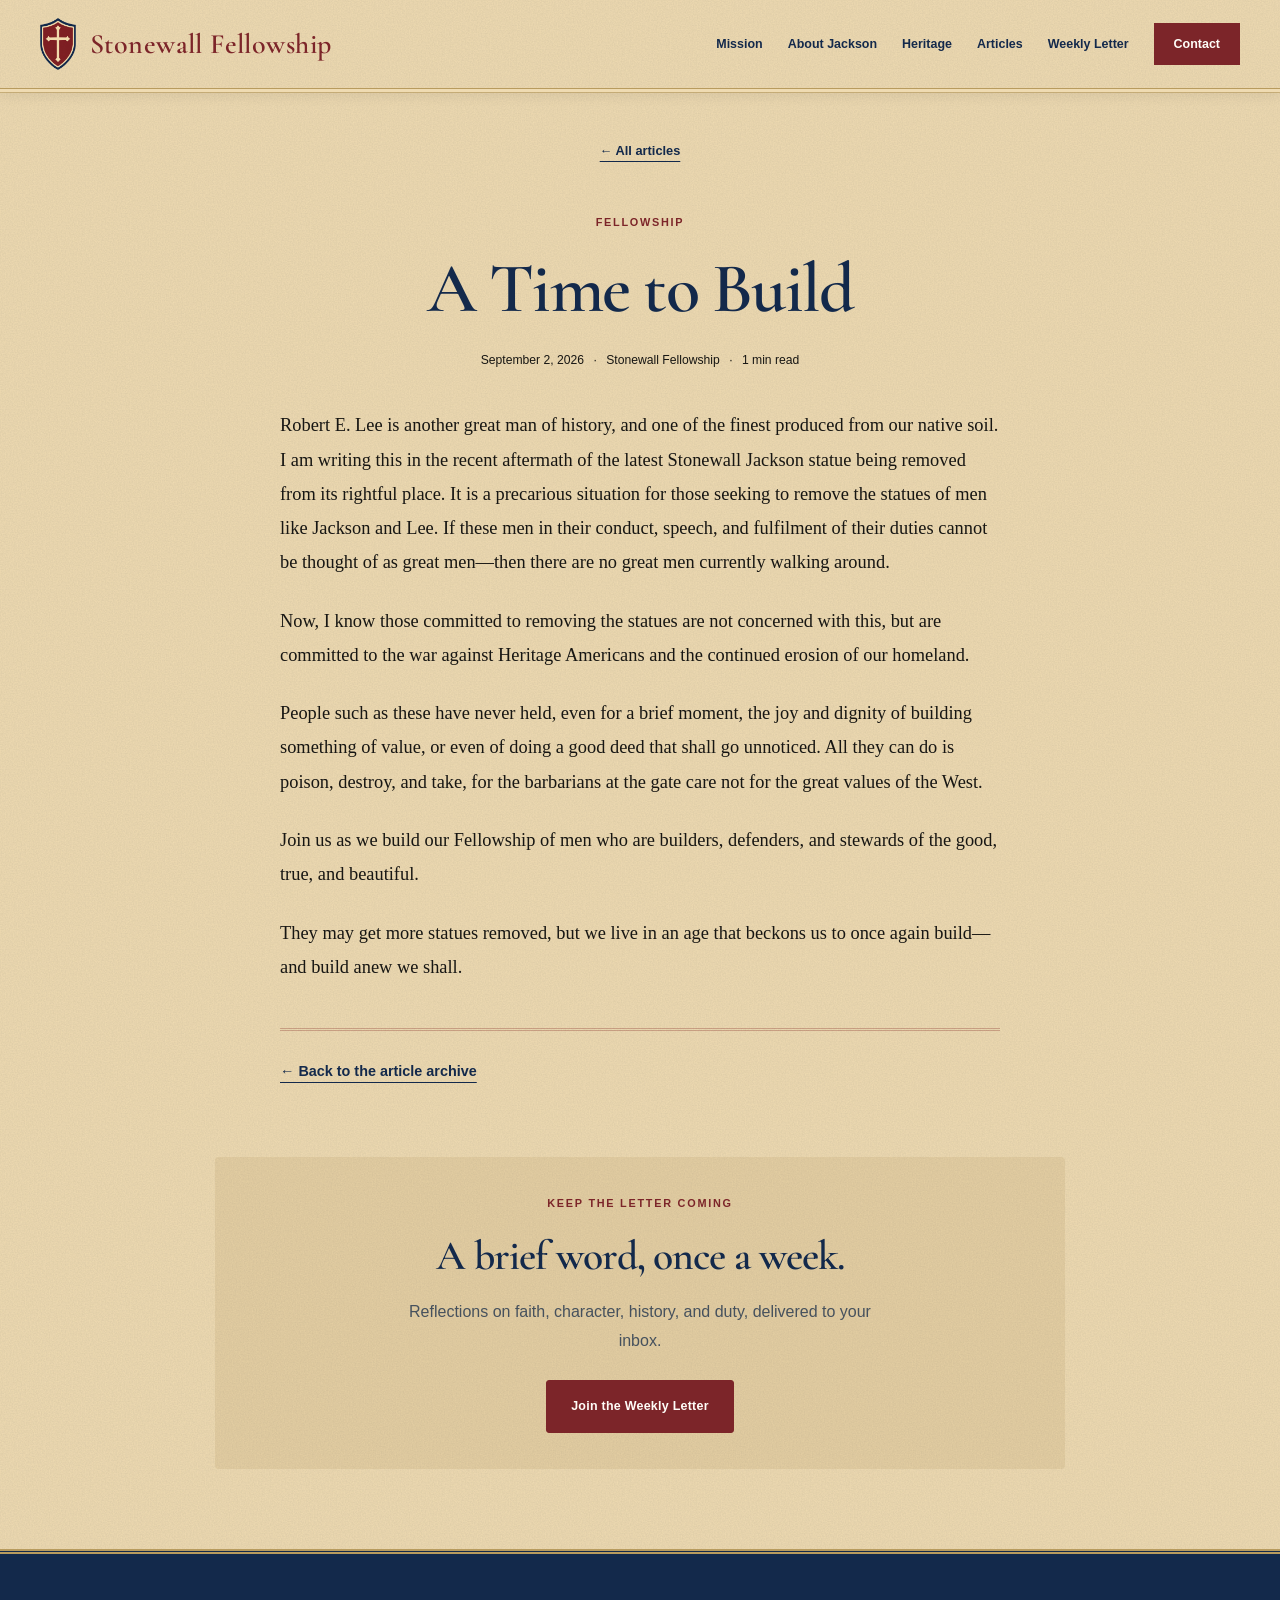
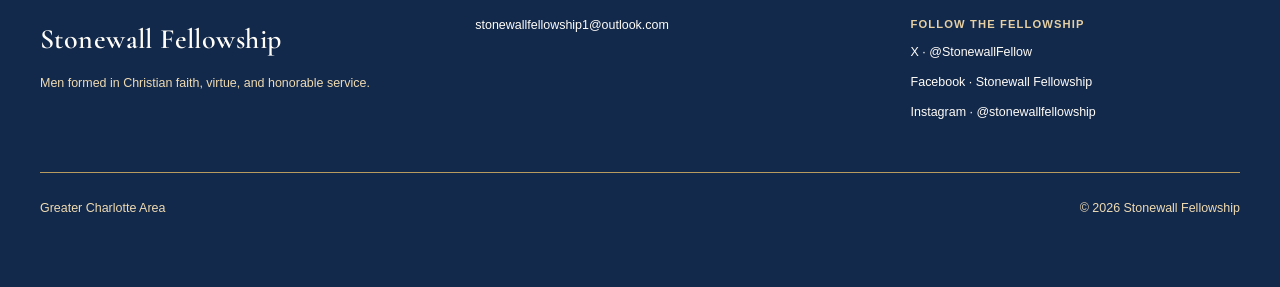
<file: articles/a-time-to-build/index.html>
<!doctype html>
<html lang="en"><head>
  <meta charset="utf-8"><meta name="viewport" content="width=device-width, initial-scale=1">
  <title>A Time to Build | Stonewall Fellowship</title>
  <meta name="description" content="Robert E. Lee is another great man of history, and one of the finest produced from our native soil. I am writing this in the recent aftermath of the latest Stonewall Jackson statue being removed from its rightful place. It is a precarious situation for those seeking to…">
  <link rel="canonical" href="https://stonewallfellowship.com/articles/a-time-to-build/">
  <link rel="icon" type="image/png" href="../../assets/main-logo.png">
  
  
  <link rel="stylesheet" href="../../styles.css"><link rel="stylesheet" href="../../articles.css">
<link rel="stylesheet" href="/refined.css">
</head><body class="article-site">
  <a class="skip-link" href="#main-content">Skip to content</a>
  <header class="site-header">
    <div class="container nav-wrap">
      <a aria-label='Stonewall Fellowship home' class='brand' href='/#top'>
        <img src="../../assets/shield-cutout-preview.png" alt="Stonewall Fellowship cross emblem">
        <span>Stonewall Fellowship</span>
      </a>
      <button class="nav-toggle" aria-label="Menu" aria-expanded="false" aria-controls="site-nav">Menu</button>
      <nav id="site-nav" class="site-nav" aria-label="Primary navigation">
        <a href='/#mission'>Mission</a>
        <a href='/#about-jackson'>About Jackson</a>
        <a href='/#heritage'>Heritage</a>
        <a aria-current='page' href='/articles/'>Articles</a>
        <a href='/#weekly-letter'>Weekly Letter</a>
        <a class='nav-cta' href='/#contact'>Contact</a>
      </nav>
    </div>
  </header>
  <main id="main-content"><article class="article-reading"><header class="article-heading"><a class='text-link article-back' href='/articles/'>← All articles</a><p class="section-kicker">Fellowship</p><h1>A Time to Build</h1><p class="article-byline"><time datetime="2026-09-02">September 2, 2026</time> <span aria-hidden="true">·</span> Stonewall Fellowship <span aria-hidden="true">·</span> 1 min read</p></header>
  
  <div class="article-body"><p>Robert E. Lee is another great man of history, and one of the finest produced from our native soil. I am writing this in the recent aftermath of the latest Stonewall Jackson statue being removed from its rightful place. It is a precarious situation for those seeking to remove the statues of men like Jackson and Lee. If these men in their conduct, speech, and fulfilment of their duties cannot be thought of as great men—then there are no great men currently walking around.</p>
<p>Now, I know those committed to removing the statues are not concerned with this, but are committed to the war against Heritage Americans and the continued erosion of our homeland.</p>
<p>People such as these have never held, even for a brief moment, the joy and dignity of building something of value, or even of doing a good deed that shall go unnoticed. All they can do is poison, destroy, and take, for the barbarians at the gate care not for the great values of the West.</p>
<p>Join us as we build our Fellowship of men who are builders, defenders, and stewards of the good, true, and beautiful.</p>
<p>They may get more statues removed, but we live in an age that beckons us to once again build—and build anew we shall.</p></div>
  <div class="article-end"><a class='text-link' href='/articles/'>← Back to the article archive</a></div><aside class="article-subscribe"><p class="section-kicker">Keep the letter coming</p><h2>A brief word, once a week.</h2><p>Reflections on faith, character, history, and duty, delivered to your inbox.</p><a class='button button-primary' href='/#weekly-letter'>Join the Weekly Letter</a></aside></article></main>
  <footer class="site-footer">
    <div class="container footer-grid">
      <div class="footer-identity">
        <p class="footer-title">Stonewall Fellowship</p>
        <p>Men formed in Christian faith, virtue, and honorable service.</p>
      </div>
      <div class="footer-contact">
        <p><a href="mailto:stonewallfellowship1@outlook.com">stonewallfellowship1@outlook.com</a></p>
      </div>
      <div class="footer-social">
        <p class="footer-heading">Follow the Fellowship</p>
        <p><a href="https://x.com/StonewallFellow" target="_blank" rel="noopener noreferrer">X · @StonewallFellow</a></p>
        <p><a href="https://www.facebook.com/stonewallfellowship" target="_blank" rel="noopener noreferrer">Facebook · Stonewall Fellowship</a></p>
        <p><a href="https://www.instagram.com/stonewallfellowship/" target="_blank" rel="noopener noreferrer">Instagram · @stonewallfellowship</a></p>
      </div>
      <div class="footer-place">
        <p>Greater Charlotte Area</p>
        <p>© <span id="year"></span> Stonewall Fellowship</p>
      </div>
    </div>
  </footer>
  <script src="../../script.js"></script>
</body></html>
</file>
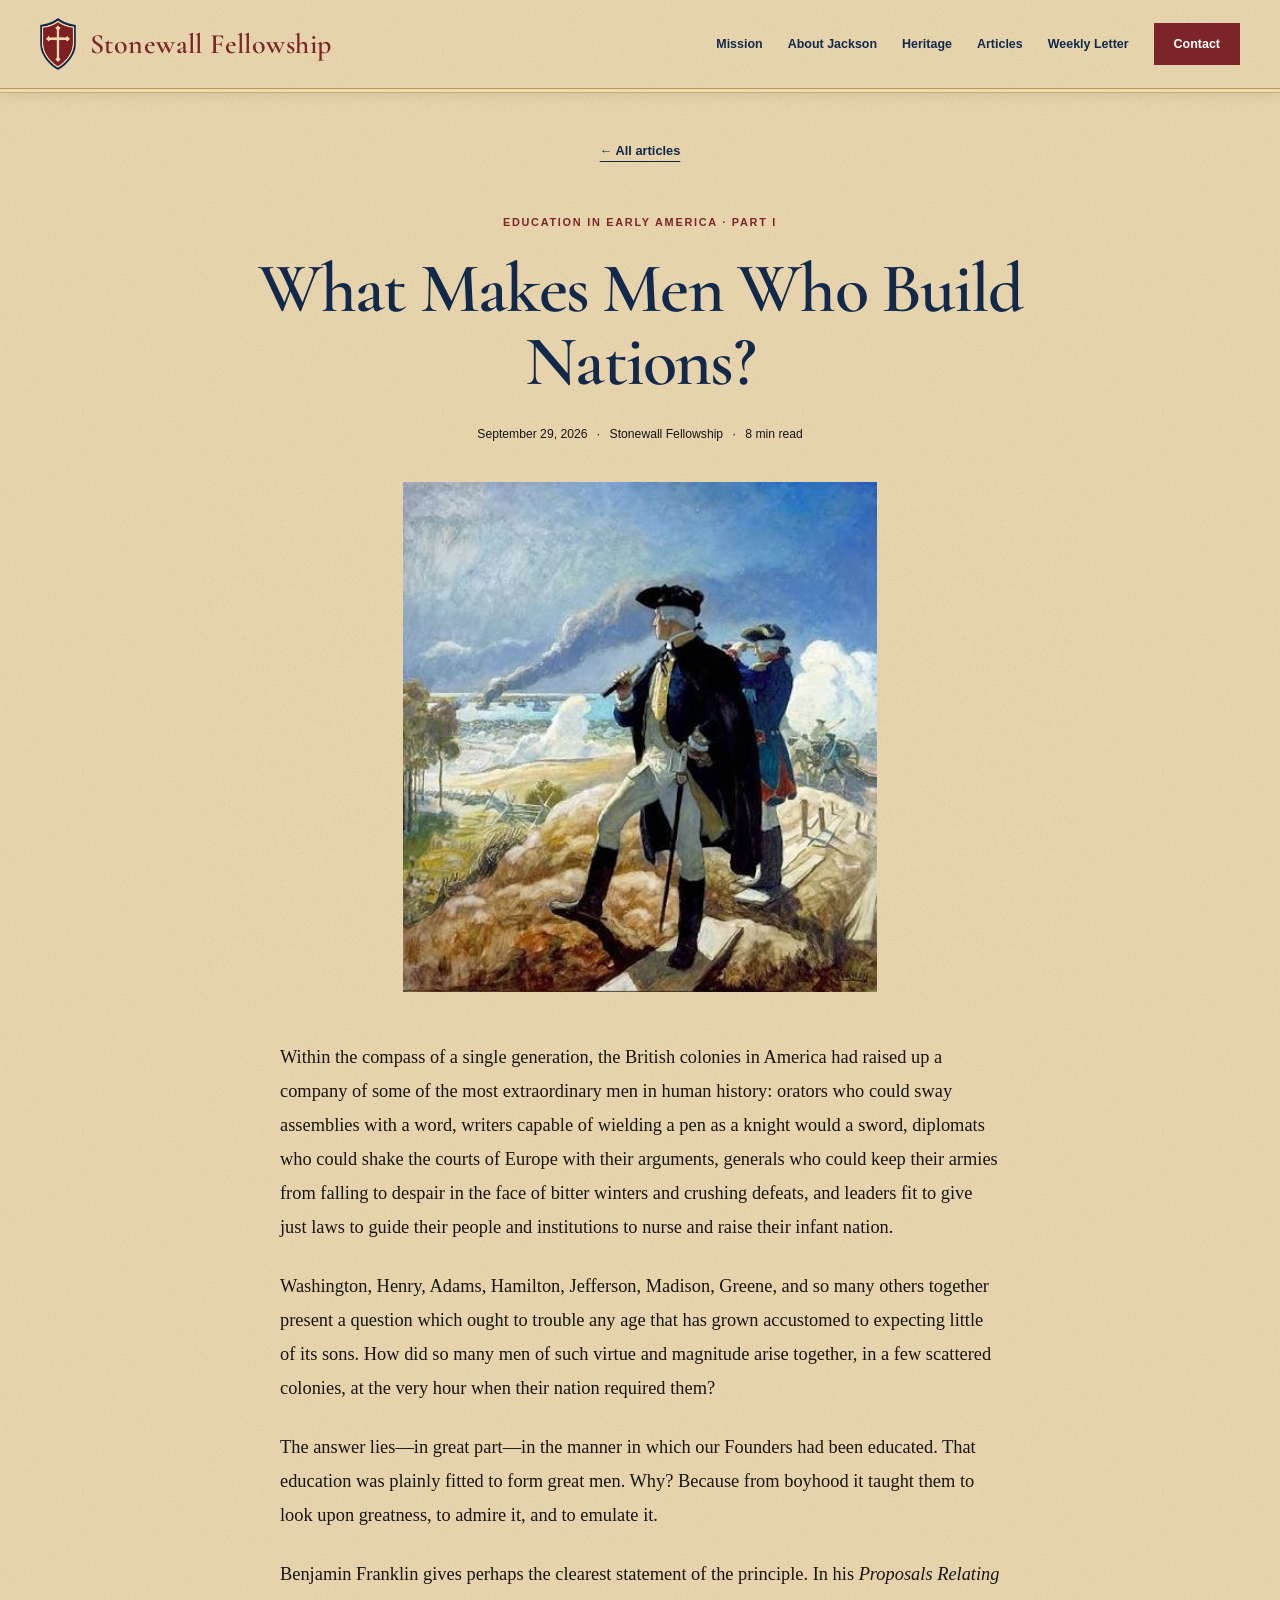
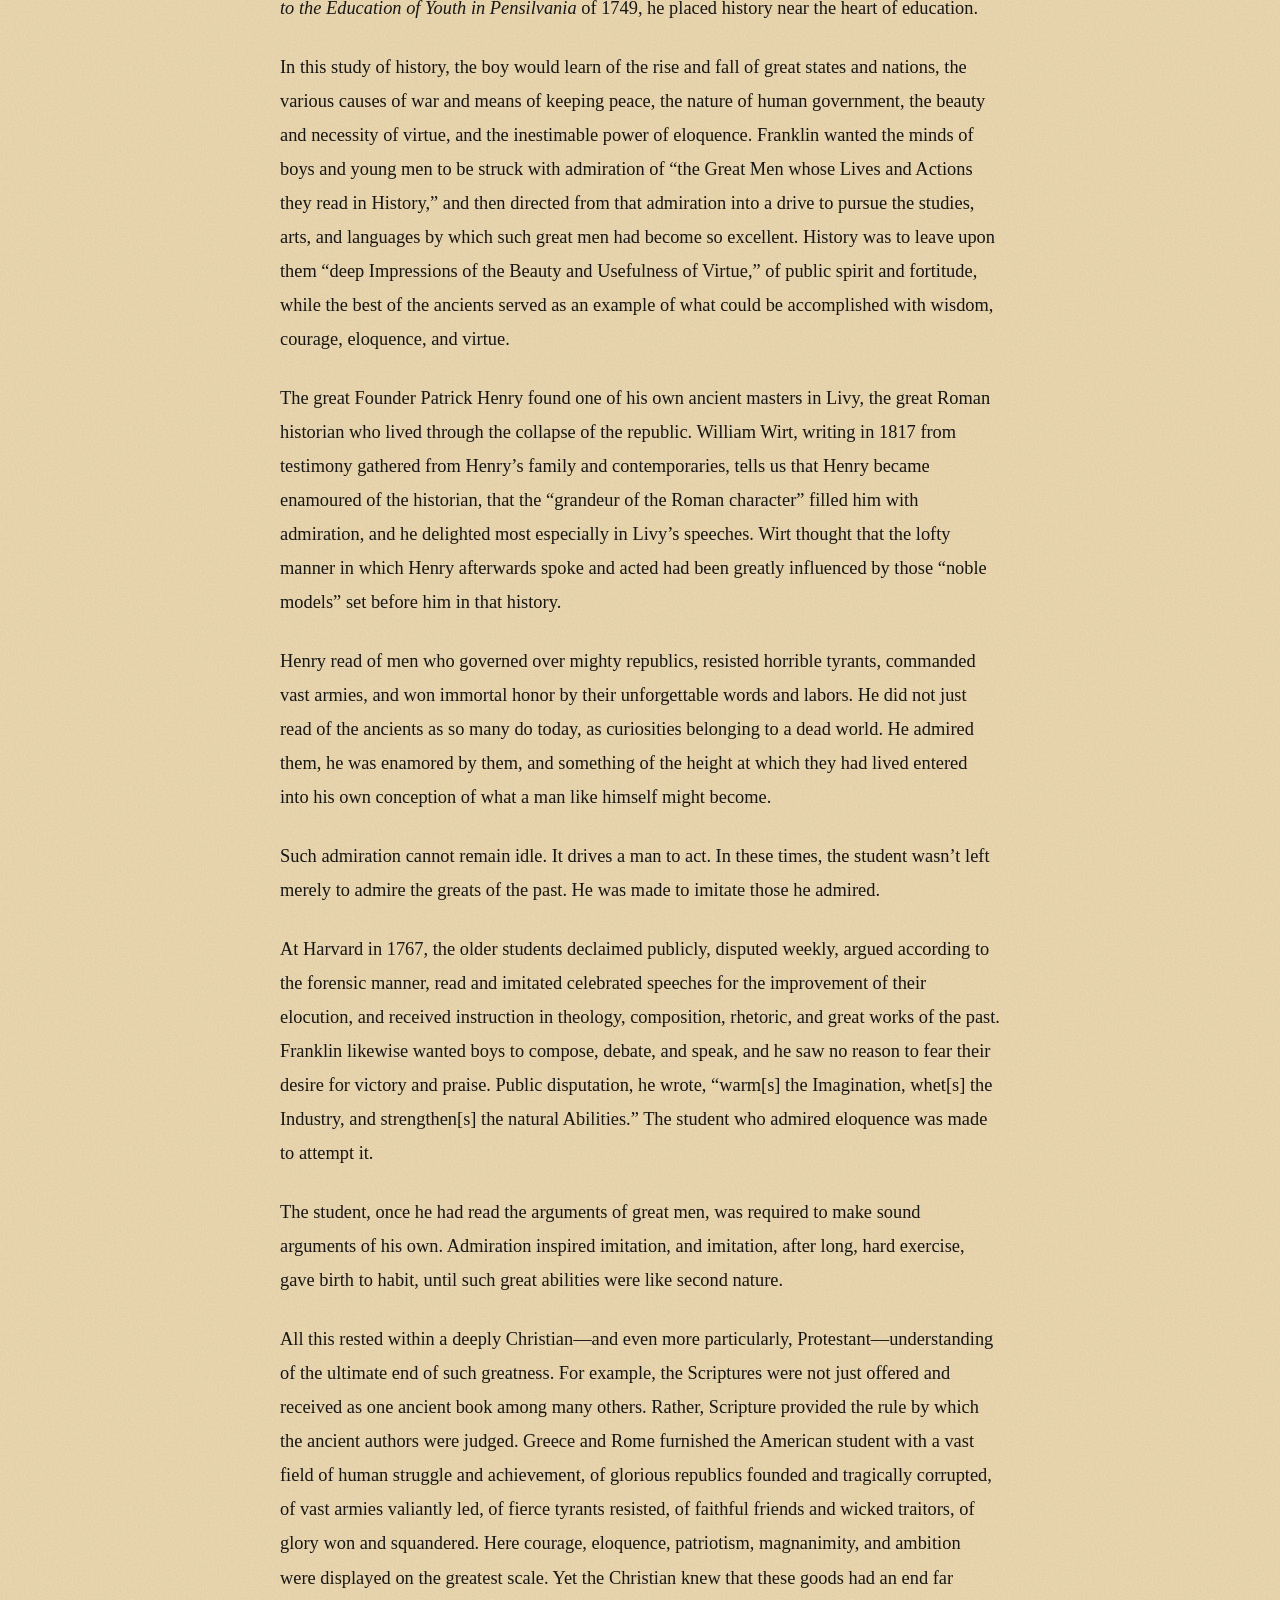
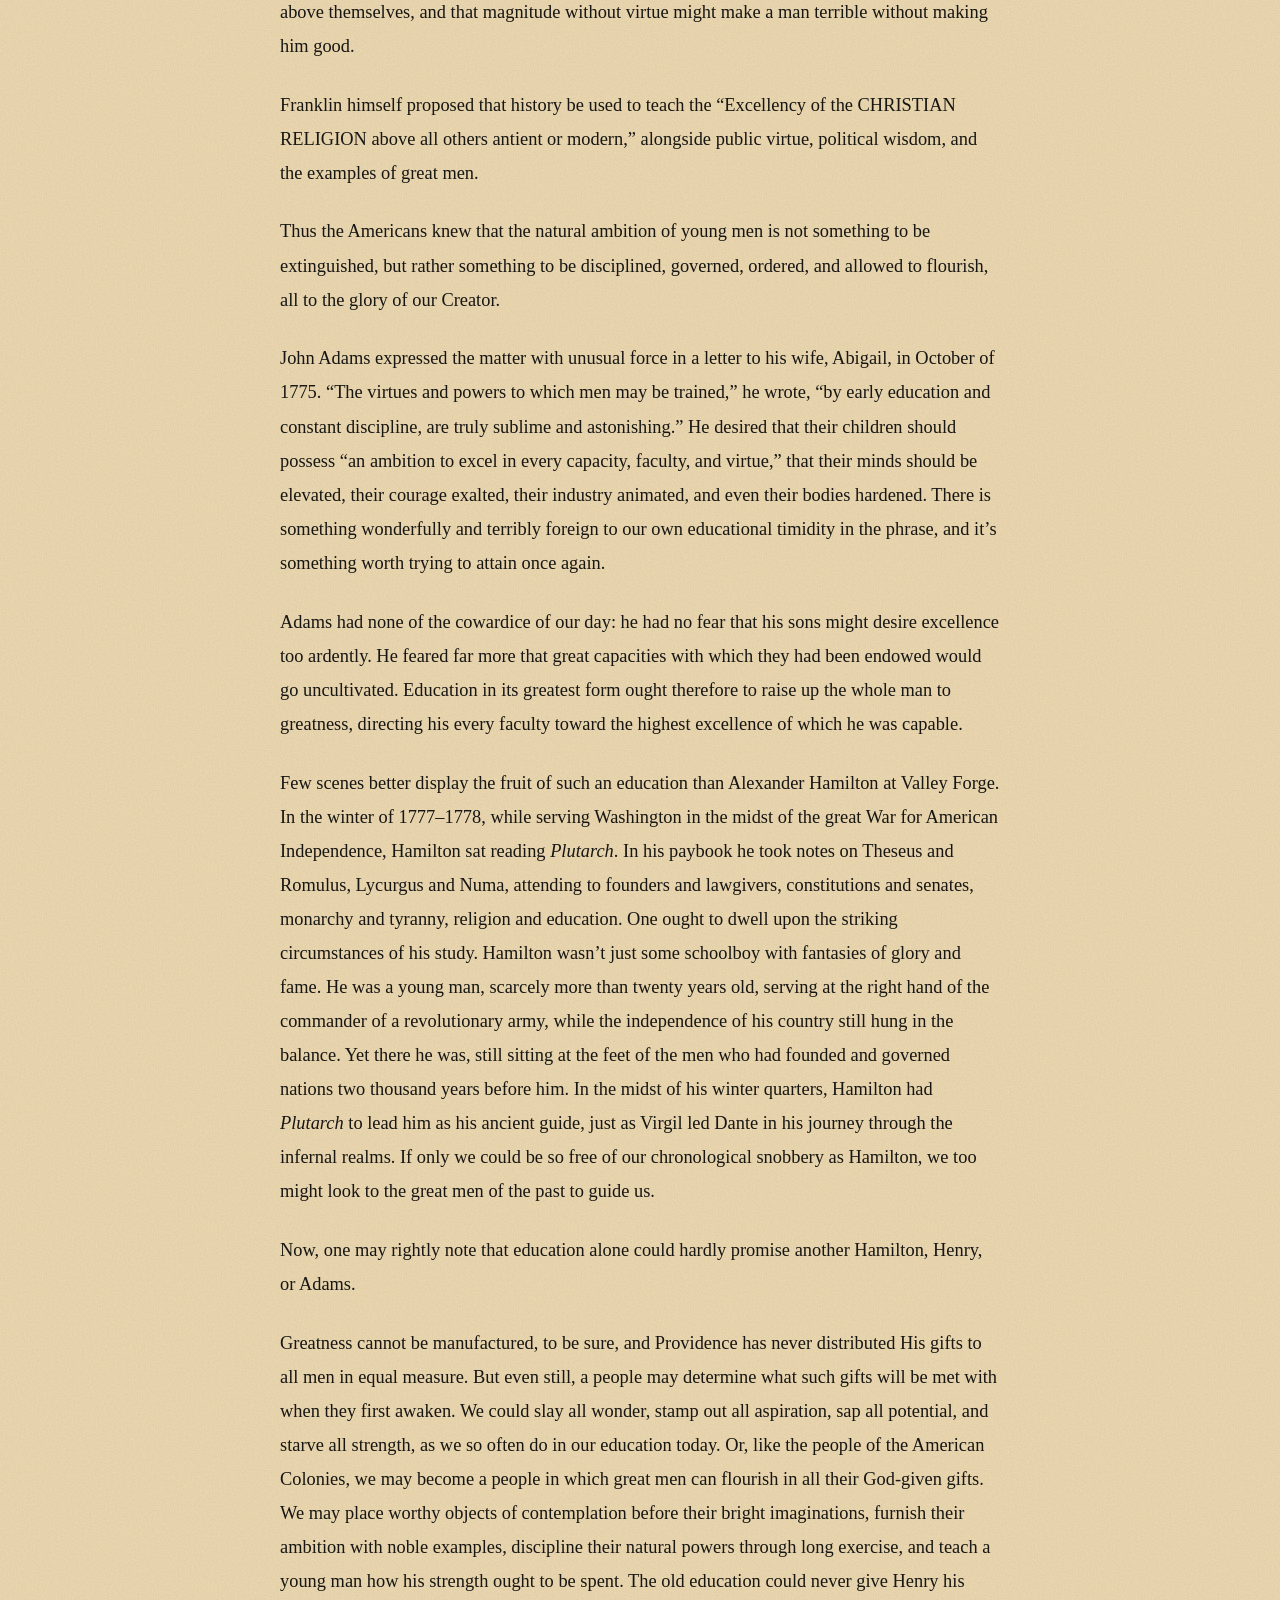
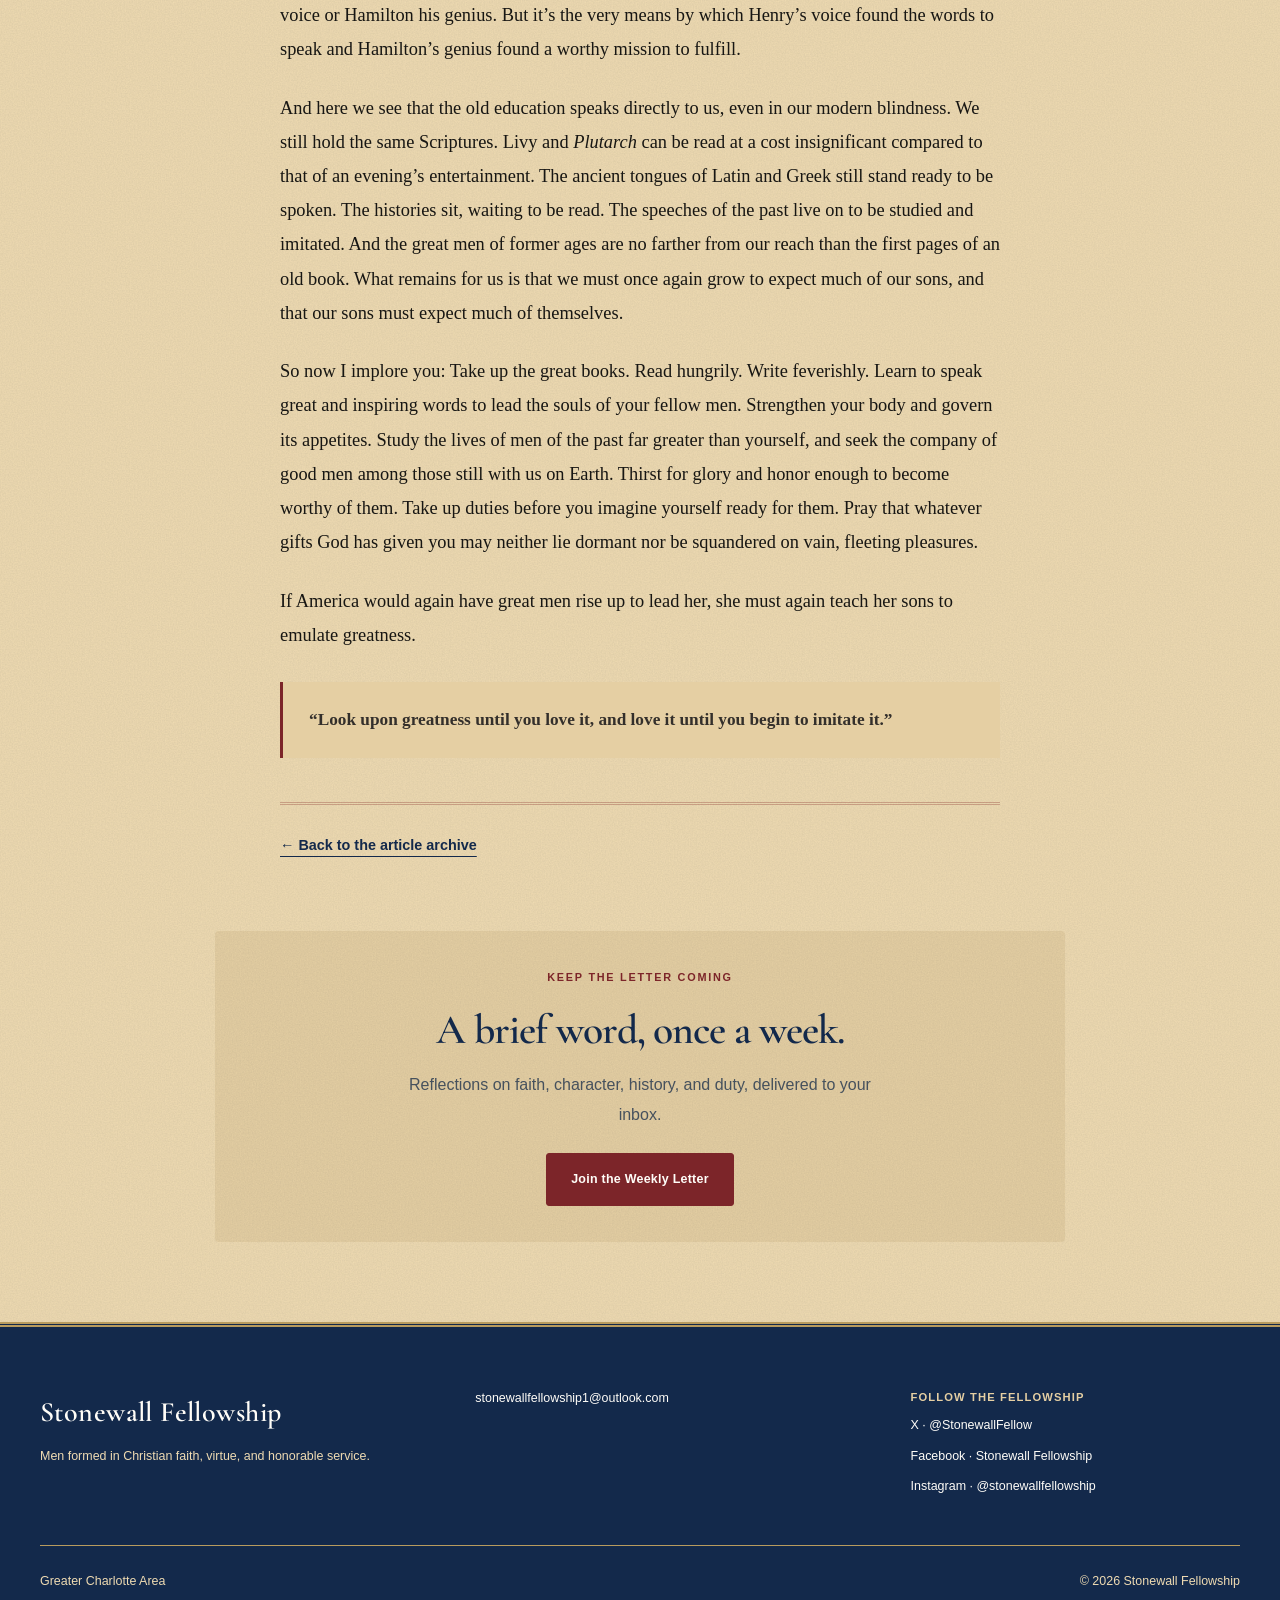
<file: articles/education-in-early-america-part-i/index.html>
<!doctype html>
<html lang="en"><head>
  <meta charset="utf-8"><meta name="viewport" content="width=device-width, initial-scale=1">
  <title>What Makes Men Who Build Nations? | Stonewall Fellowship</title>
  <meta name="description" content="Washington, Henry, Adams, Hamilton, Jefferson, Madison, Greene, and so many others together present a question which ought to trouble any age that has grown accustomed to expecting little of its sons. How did so many men of such virtue and magnitude arise together, in a few scattered colonies, at the very hour when their nation required them?">
  <link rel="canonical" href="https://stonewallfellowship.com/articles/education-in-early-america-part-i/">
  <link rel="icon" type="image/png" href="../../assets/main-logo.png">
  
  
  <link rel="stylesheet" href="../../styles.css"><link rel="stylesheet" href="../../articles.css">
<link rel="stylesheet" href="/refined.css">
</head><body class="article-site">
  <a class="skip-link" href="#main-content">Skip to content</a>
  <header class="site-header">
    <div class="container nav-wrap">
      <a aria-label='Stonewall Fellowship home' class='brand' href='/#top'>
        <img src="../../assets/shield-cutout-preview.png" alt="Stonewall Fellowship cross emblem">
        <span>Stonewall Fellowship</span>
      </a>
      <button class="nav-toggle" aria-label="Menu" aria-expanded="false" aria-controls="site-nav">Menu</button>
      <nav id="site-nav" class="site-nav" aria-label="Primary navigation">
        <a href='/#mission'>Mission</a>
        <a href='/#about-jackson'>About Jackson</a>
        <a href='/#heritage'>Heritage</a>
        <a aria-current='page' href='/articles/'>Articles</a>
        <a href='/#weekly-letter'>Weekly Letter</a>
        <a class='nav-cta' href='/#contact'>Contact</a>
      </nav>
    </div>
  </header>
  <main id="main-content"><article class="article-reading"><header class="article-heading"><a class='text-link article-back' href='/articles/'>← All articles</a><p class="section-kicker">Education in Early America · Part I</p><h1>What Makes Men Who Build Nations?</h1><p class="article-byline"><time datetime="2026-09-29">September 29, 2026</time> <span aria-hidden="true">·</span> Stonewall Fellowship <span aria-hidden="true">·</span> 8 min read</p></header>
  <figure class="article-hero-image"><img src="../../assets/articles/education-washington.jpg" alt="Washington overlooking the battlefield" decoding="async"></figure>
  <div class="article-body"><p>Within the compass of a single generation, the British colonies in America had raised up a company of some of the most extraordinary men in human history: orators who could sway assemblies with a word, writers capable of wielding a pen as a knight would a sword, diplomats who could shake the courts of Europe with their arguments, generals who could keep their armies from falling to despair in the face of bitter winters and crushing defeats, and leaders fit to give just laws to guide their people and institutions to nurse and raise their infant nation.</p>
<p>Washington, Henry, Adams, Hamilton, Jefferson, Madison, Greene, and so many others together present a question which ought to trouble any age that has grown accustomed to expecting little of its sons. How did so many men of such virtue and magnitude arise together, in a few scattered colonies, at the very hour when their nation required them?</p>
<p>The answer lies—in great part—in the manner in which our Founders had been educated. That education was plainly fitted to form great men. Why? Because from boyhood it taught them to look upon greatness, to admire it, and to emulate it.</p>
<p>Benjamin Franklin gives perhaps the clearest statement of the principle. In his <em>Proposals Relating to the Education of Youth in Pensilvania</em> of 1749, he placed history near the heart of education.</p>
<p>In this study of history, the boy would learn of the rise and fall of great states and nations, the various causes of war and means of keeping peace, the nature of human government, the beauty and necessity of virtue, and the inestimable power of eloquence. Franklin wanted the minds of boys and young men to be struck with admiration of “the Great Men whose Lives and Actions they read in History,” and then directed from that admiration into a drive to pursue the studies, arts, and languages by which such great men had become so excellent. History was to leave upon them “deep Impressions of the Beauty and Usefulness of Virtue,” of public spirit and fortitude, while the best of the ancients served as an example of what could be accomplished with wisdom, courage, eloquence, and virtue.</p>
<p>The great Founder Patrick Henry found one of his own ancient masters in Livy, the great Roman historian who lived through the collapse of the republic. William Wirt, writing in 1817 from testimony gathered from Henry’s family and contemporaries, tells us that Henry became enamoured of the historian, that the “grandeur of the Roman character” filled him with admiration, and he delighted most especially in Livy’s speeches. Wirt thought that the lofty manner in which Henry afterwards spoke and acted had been greatly influenced by those “noble models” set before him in that history.</p>
<p>Henry read of men who governed over mighty republics, resisted horrible tyrants, commanded vast armies, and won immortal honor by their unforgettable words and labors. He did not just read of the ancients as so many do today, as curiosities belonging to a dead world. He admired them, he was enamored by them, and something of the height at which they had lived entered into his own conception of what a man like himself might become.</p>
<p>Such admiration cannot remain idle. It drives a man to act. In these times, the student wasn’t left merely to admire the greats of the past. He was made to imitate those he admired.</p>
<p>At Harvard in 1767, the older students declaimed publicly, disputed weekly, argued according to the forensic manner, read and imitated celebrated speeches for the improvement of their elocution, and received instruction in theology, composition, rhetoric, and great works of the past. Franklin likewise wanted boys to compose, debate, and speak, and he saw no reason to fear their desire for victory and praise. Public disputation, he wrote, “warm[s] the Imagination, whet[s] the Industry, and strengthen[s] the natural Abilities.” The student who admired eloquence was made to attempt it.</p>
<p>The student, once he had read the arguments of great men, was required to make sound arguments of his own. Admiration inspired imitation, and imitation, after long, hard exercise, gave birth to habit, until such great abilities were like second nature.</p>
<p>All this rested within a deeply Christian—and even more particularly, Protestant—understanding of the ultimate end of such greatness. For example, the Scriptures were not just offered and received as one ancient book among many others. Rather, Scripture provided the rule by which the ancient authors were judged. Greece and Rome furnished the American student with a vast field of human struggle and achievement, of glorious republics founded and tragically corrupted, of vast armies valiantly led, of fierce tyrants resisted, of faithful friends and wicked traitors, of glory won and squandered. Here courage, eloquence, patriotism, magnanimity, and ambition were displayed on the greatest scale. Yet the Christian knew that these goods had an end far above themselves, and that magnitude without virtue might make a man terrible without making him good.</p>
<p>Franklin himself proposed that history be used to teach the “Excellency of the CHRISTIAN RELIGION above all others antient or modern,” alongside public virtue, political wisdom, and the examples of great men.</p>
<p>Thus the Americans knew that the natural ambition of young men is not something to be extinguished, but rather something to be disciplined, governed, ordered, and allowed to flourish, all to the glory of our Creator.</p>
<p>John Adams expressed the matter with unusual force in a letter to his wife, Abigail, in October of 1775. “The virtues and powers to which men may be trained,” he wrote, “by early education and constant discipline, are truly sublime and astonishing.” He desired that their children should possess “an ambition to excel in every capacity, faculty, and virtue,” that their minds should be elevated, their courage exalted, their industry animated, and even their bodies hardened. There is something wonderfully and terribly foreign to our own educational timidity in the phrase, and it’s something worth trying to attain once again.</p>
<p>Adams had none of the cowardice of our day: he had no fear that his sons might desire excellence too ardently. He feared far more that great capacities with which they had been endowed would go uncultivated. Education in its greatest form ought therefore to raise up the whole man to greatness, directing his every faculty toward the highest excellence of which he was capable.</p>
<p>Few scenes better display the fruit of such an education than Alexander Hamilton at Valley Forge. In the winter of 1777–1778, while serving Washington in the midst of the great War for American Independence, Hamilton sat reading <em>Plutarch</em>. In his paybook he took notes on Theseus and Romulus, Lycurgus and Numa, attending to founders and lawgivers, constitutions and senates, monarchy and tyranny, religion and education. One ought to dwell upon the striking circumstances of his study. Hamilton wasn’t just some schoolboy with fantasies of glory and fame. He was a young man, scarcely more than twenty years old, serving at the right hand of the commander of a revolutionary army, while the independence of his country still hung in the balance. Yet there he was, still sitting at the feet of the men who had founded and governed nations two thousand years before him. In the midst of his winter quarters, Hamilton had <em>Plutarch</em> to lead him as his ancient guide, just as Virgil led Dante in his journey through the infernal realms. If only we could be so free of our chronological snobbery as Hamilton, we too might look to the great men of the past to guide us.</p>
<p>Now, one may rightly note that education alone could hardly promise another Hamilton, Henry, or Adams.</p>
<p>Greatness cannot be manufactured, to be sure, and Providence has never distributed His gifts to all men in equal measure. But even still, a people may determine what such gifts will be met with when they first awaken. We could slay all wonder, stamp out all aspiration, sap all potential, and starve all strength, as we so often do in our education today. Or, like the people of the American Colonies, we may become a people in which great men can flourish in all their God-given gifts. We may place worthy objects of contemplation before their bright imaginations, furnish their ambition with noble examples, discipline their natural powers through long exercise, and teach a young man how his strength ought to be spent. The old education could never give Henry his voice or Hamilton his genius. But it’s the very means by which Henry’s voice found the words to speak and Hamilton’s genius found a worthy mission to fulfill.</p>
<p>And here we see that the old education speaks directly to us, even in our modern blindness. We still hold the same Scriptures. Livy and <em>Plutarch</em> can be read at a cost insignificant compared to that of an evening’s entertainment. The ancient tongues of Latin and Greek still stand ready to be spoken. The histories sit, waiting to be read. The speeches of the past live on to be studied and imitated. And the great men of former ages are no farther from our reach than the first pages of an old book. What remains for us is that we must once again grow to expect much of our sons, and that our sons must expect much of themselves.</p>
<p>So now I implore you: Take up the great books. Read hungrily. Write feverishly. Learn to speak great and inspiring words to lead the souls of your fellow men. Strengthen your body and govern its appetites. Study the lives of men of the past far greater than yourself, and seek the company of good men among those still with us on Earth. Thirst for glory and honor enough to become worthy of them. Take up duties before you imagine yourself ready for them. Pray that whatever gifts God has given you may neither lie dormant nor be squandered on vain, fleeting pleasures.</p>
<p>If America would again have great men rise up to lead her, she must again teach her sons to emulate greatness.</p>
<blockquote>“Look upon greatness until you love it, and love it until you begin to imitate it.”</blockquote></div>
  <div class="article-end"><a class='text-link' href='/articles/'>← Back to the article archive</a></div><aside class="article-subscribe"><p class="section-kicker">Keep the letter coming</p><h2>A brief word, once a week.</h2><p>Reflections on faith, character, history, and duty, delivered to your inbox.</p><a class='button button-primary' href='/#weekly-letter'>Join the Weekly Letter</a></aside></article></main>
  <footer class="site-footer">
    <div class="container footer-grid">
      <div class="footer-identity">
        <p class="footer-title">Stonewall Fellowship</p>
        <p>Men formed in Christian faith, virtue, and honorable service.</p>
      </div>
      <div class="footer-contact">
        <p><a href="mailto:stonewallfellowship1@outlook.com">stonewallfellowship1@outlook.com</a></p>
      </div>
      <div class="footer-social">
        <p class="footer-heading">Follow the Fellowship</p>
        <p><a href="https://x.com/StonewallFellow" target="_blank" rel="noopener noreferrer">X · @StonewallFellow</a></p>
        <p><a href="https://www.facebook.com/stonewallfellowship" target="_blank" rel="noopener noreferrer">Facebook · Stonewall Fellowship</a></p>
        <p><a href="https://www.instagram.com/stonewallfellowship/" target="_blank" rel="noopener noreferrer">Instagram · @stonewallfellowship</a></p>
      </div>
      <div class="footer-place">
        <p>Greater Charlotte Area</p>
        <p>© <span id="year"></span> Stonewall Fellowship</p>
      </div>
    </div>
  </footer>
  <script src="../../script.js"></script>
</body></html>
</file>
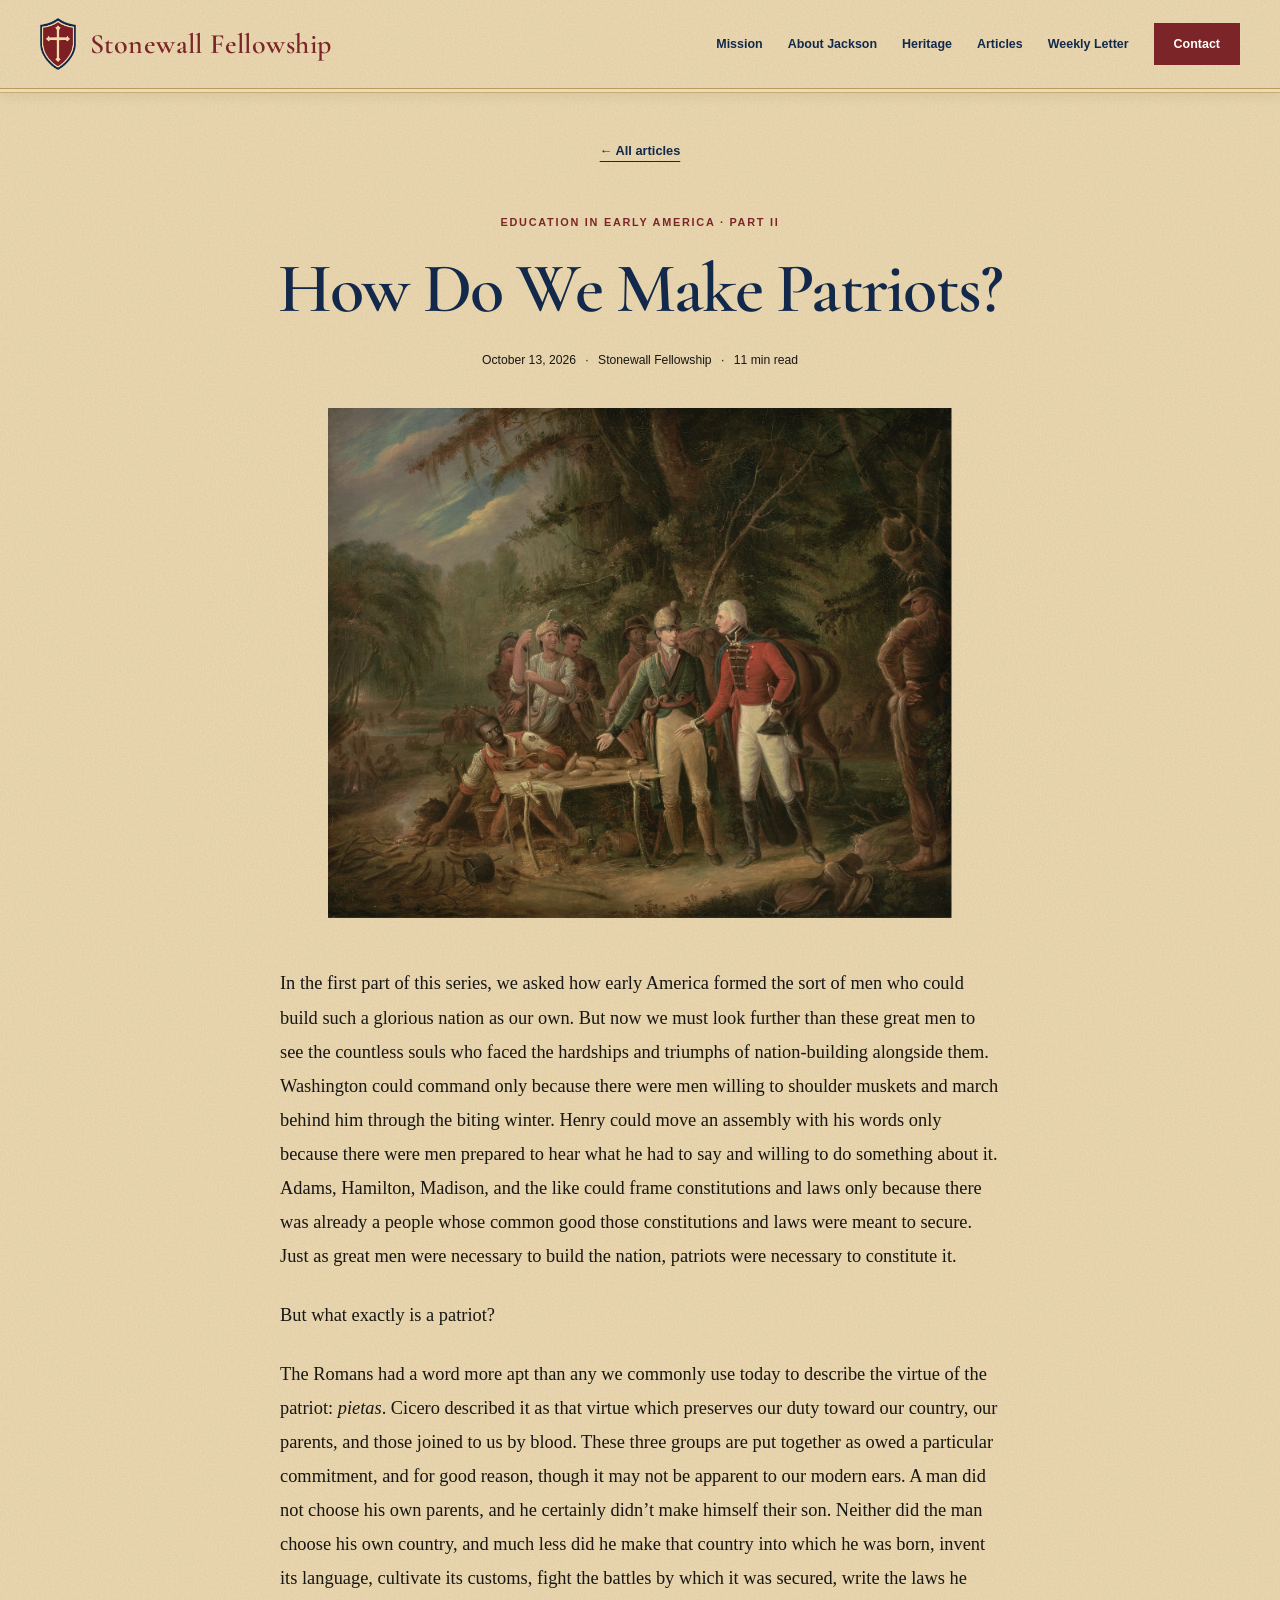
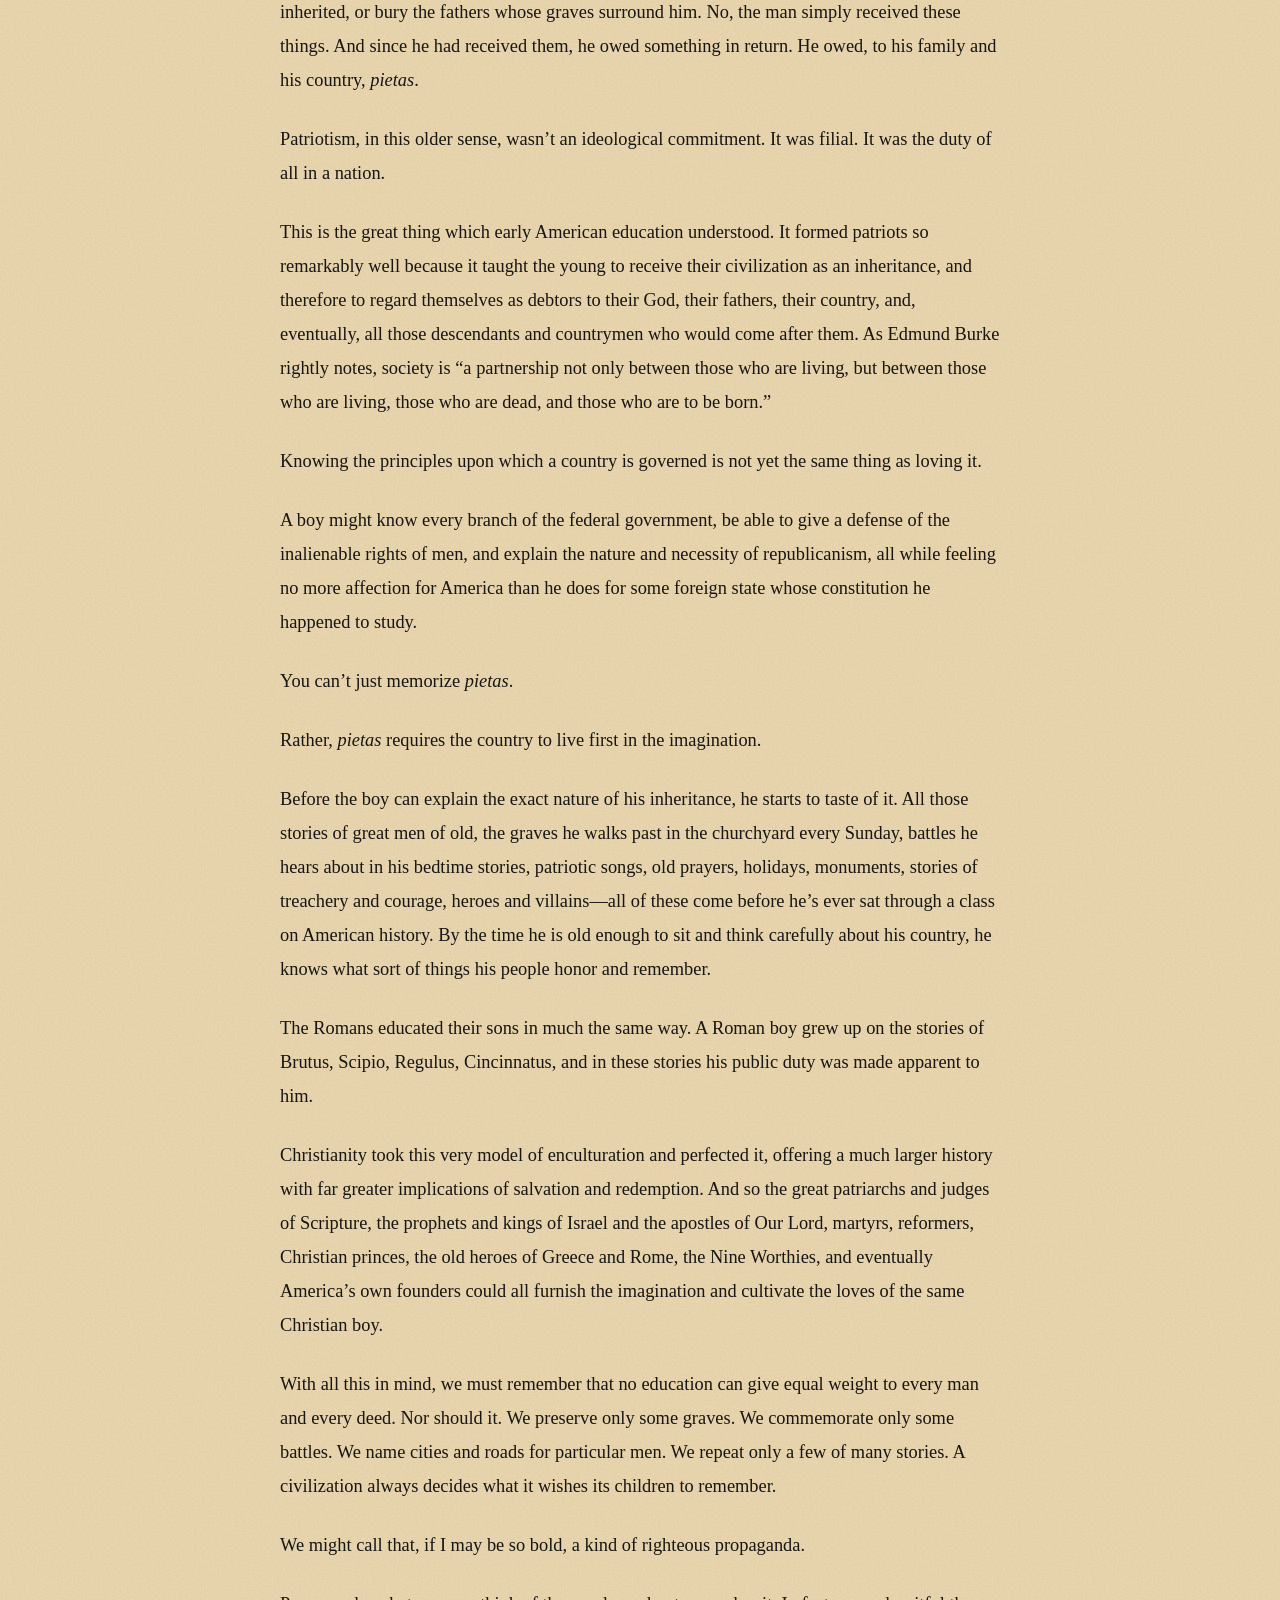
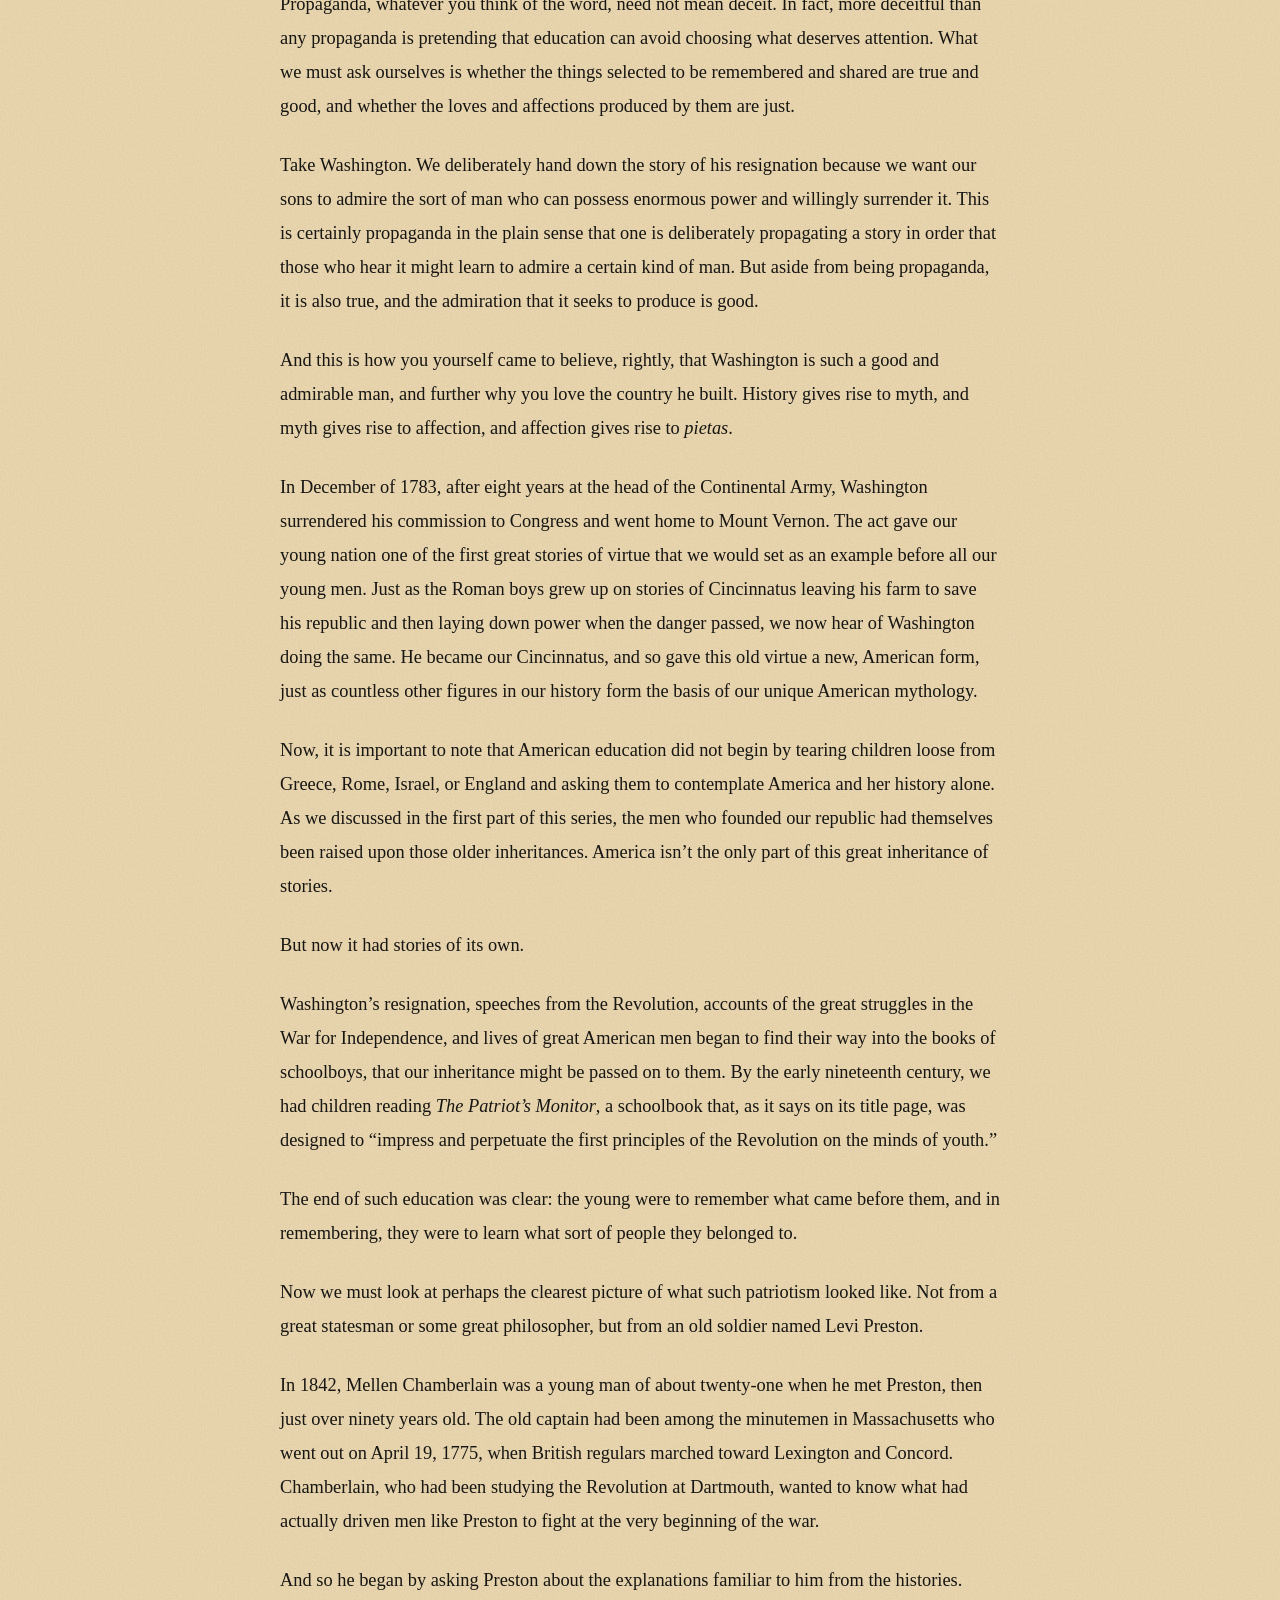
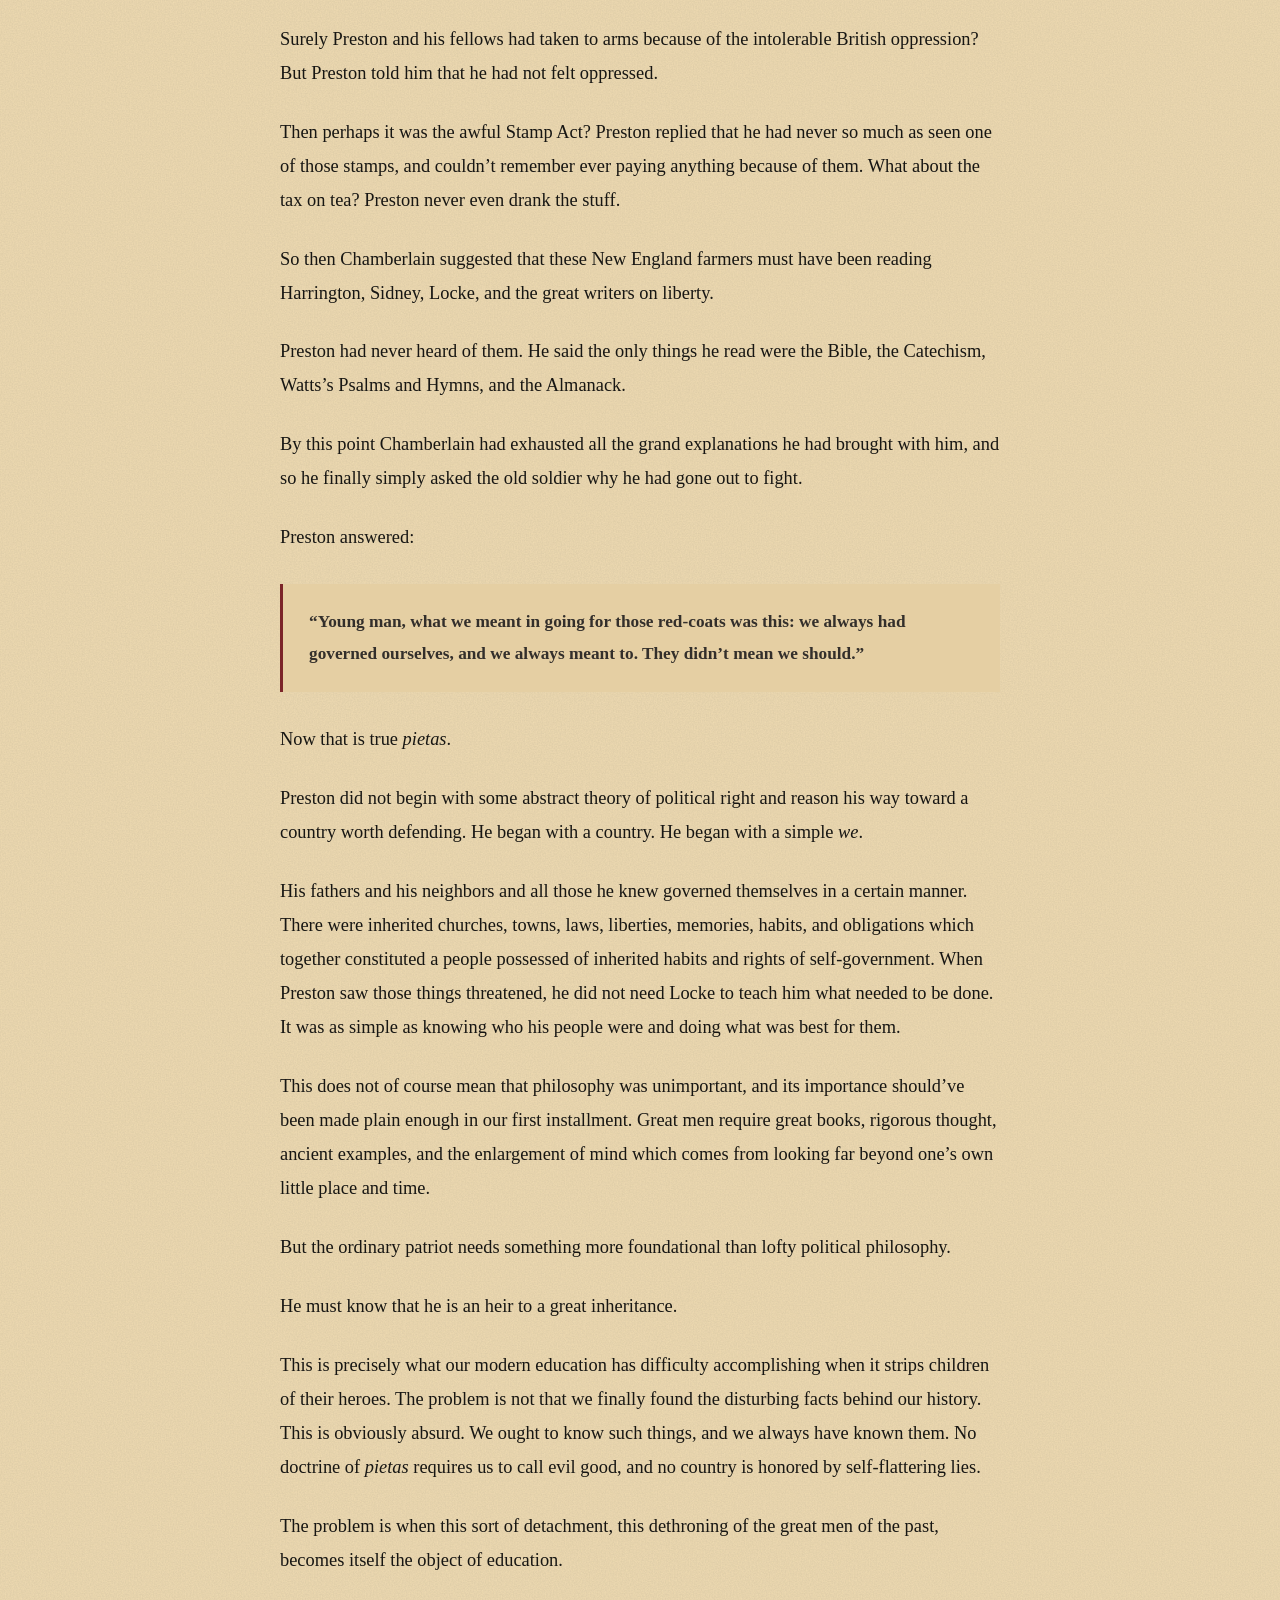
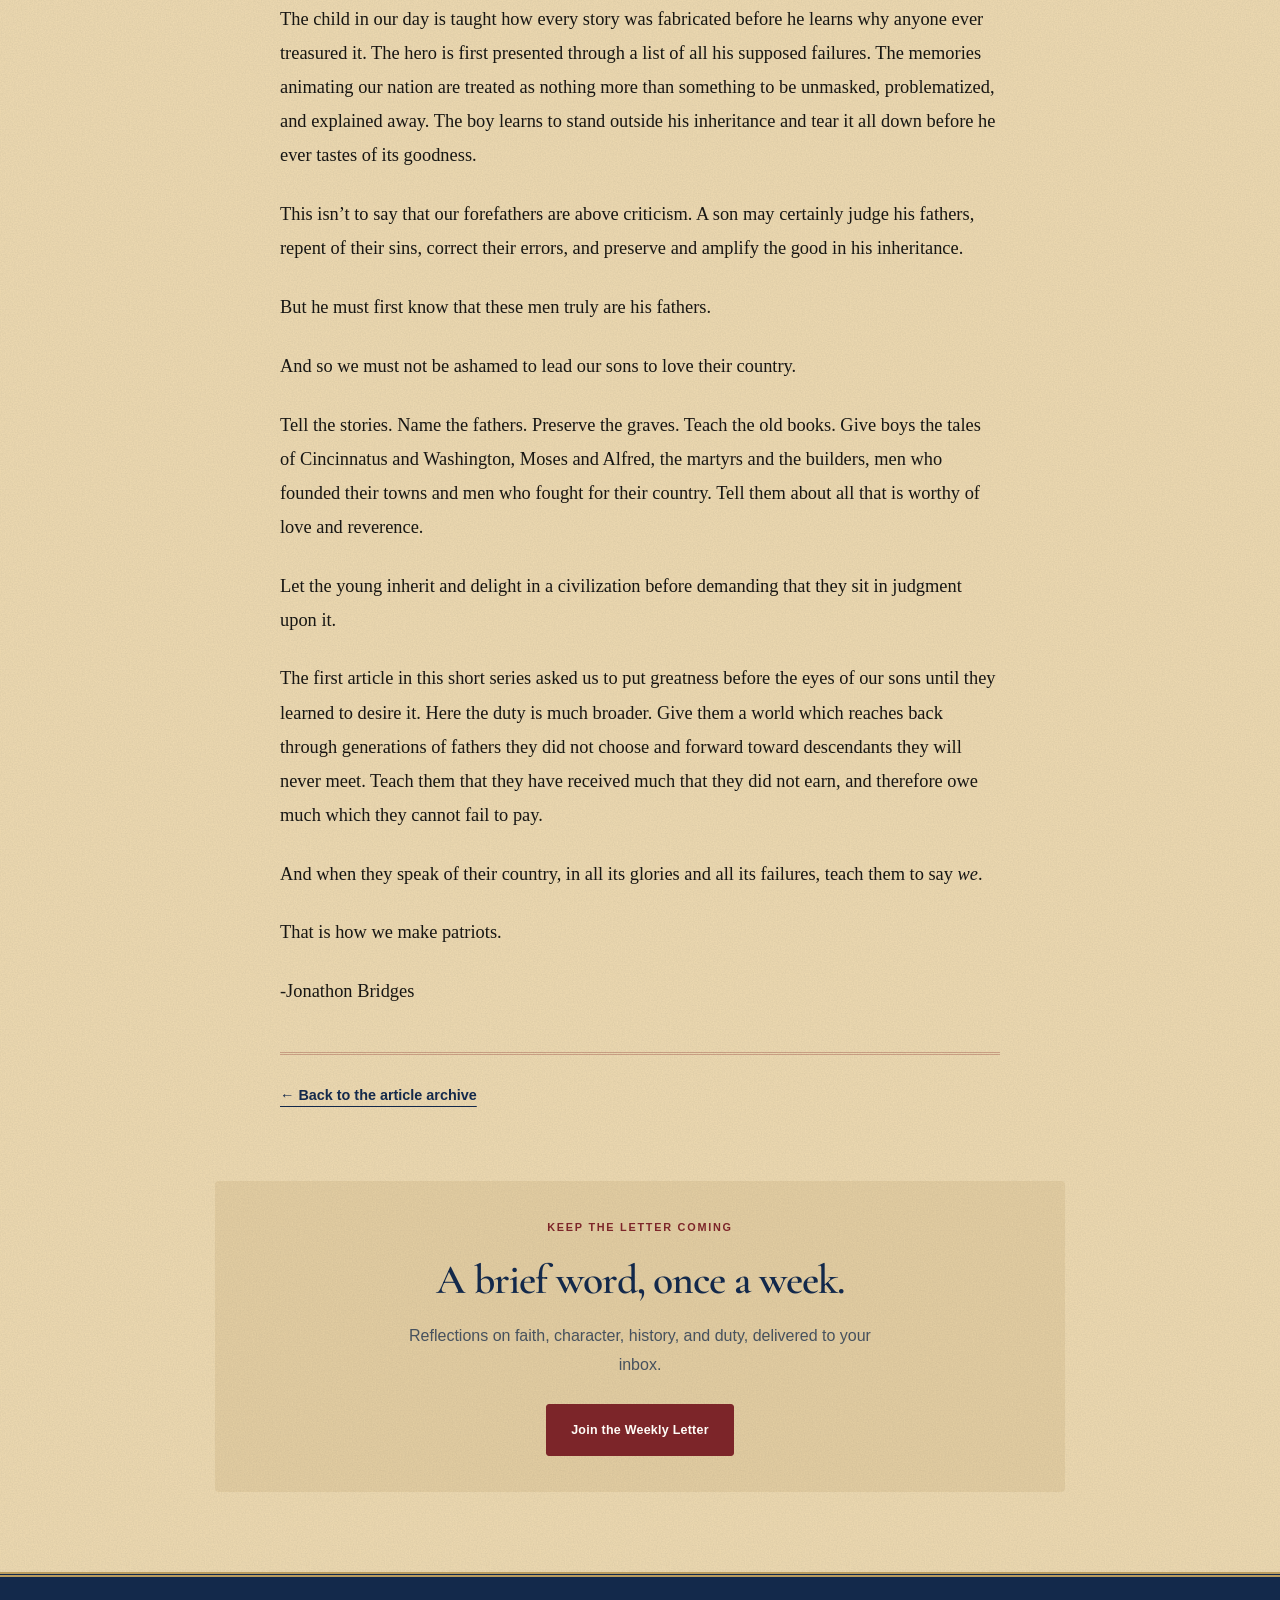
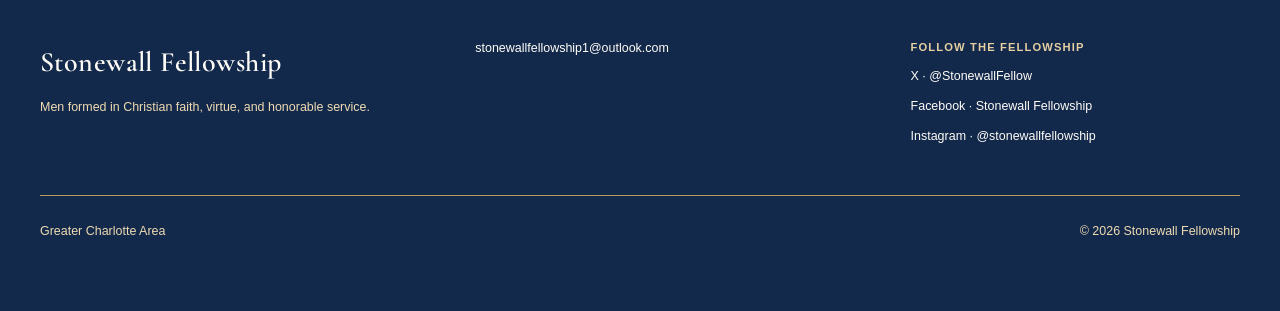
<file: articles/education-in-early-america-part-ii/index.html>
<!doctype html>
<html lang="en"><head>
  <meta charset="utf-8"><meta name="viewport" content="width=device-width, initial-scale=1">
  <title>How Do We Make Patriots? | Stonewall Fellowship</title>
  <meta name="description" content="Knowing how a country is governed is not the same as loving it. In Part II, we explore how early American education formed patriots through inherited duties, remembered heroes, and a sense of belonging.">
  <link rel="canonical" href="https://stonewallfellowship.com/articles/education-in-early-america-part-ii/">
  <link rel="icon" type="image/png" href="../../assets/main-logo.png">
  
  
  <link rel="stylesheet" href="../../styles.css"><link rel="stylesheet" href="../../articles.css">
<link rel="stylesheet" href="/refined.css">
</head><body class="article-site">
  <a class="skip-link" href="#main-content">Skip to content</a>
  <header class="site-header">
    <div class="container nav-wrap">
      <a aria-label='Stonewall Fellowship home' class='brand' href='/#top'>
        <img src="../../assets/shield-cutout-preview.png" alt="Stonewall Fellowship cross emblem">
        <span>Stonewall Fellowship</span>
      </a>
      <button class="nav-toggle" aria-label="Menu" aria-expanded="false" aria-controls="site-nav">Menu</button>
      <nav id="site-nav" class="site-nav" aria-label="Primary navigation">
        <a href='/#mission'>Mission</a>
        <a href='/#about-jackson'>About Jackson</a>
        <a href='/#heritage'>Heritage</a>
        <a aria-current='page' href='/articles/'>Articles</a>
        <a href='/#weekly-letter'>Weekly Letter</a>
        <a class='nav-cta' href='/#contact'>Contact</a>
      </nav>
    </div>
  </header>
  <main id="main-content"><article class="article-reading"><header class="article-heading"><a class='text-link article-back' href='/articles/'>← All articles</a><p class="section-kicker">Education in Early America · Part II</p><h1>How Do We Make Patriots?</h1><p class="article-byline"><time datetime="2026-10-13">October 13, 2026</time> <span aria-hidden="true">·</span> Stonewall Fellowship <span aria-hidden="true">·</span> 11 min read</p></header>
  <figure class="article-hero-image"><img src="../../assets/articles/education-marion.jpg" alt="Marion inviting a British officer to share a meal" decoding="async"></figure>
  <div class="article-body"><p>In the first part of this series, we asked how early America formed the sort of men who could build such a glorious nation as our own. But now we must look further than these great men to see the countless souls who faced the hardships and triumphs of nation-building alongside them. Washington could command only because there were men willing to shoulder muskets and march behind him through the biting winter. Henry could move an assembly with his words only because there were men prepared to hear what he had to say and willing to do something about it. Adams, Hamilton, Madison, and the like could frame constitutions and laws only because there was already a people whose common good those constitutions and laws were meant to secure. Just as great men were necessary to build the nation, patriots were necessary to constitute it.</p>
<p>But what exactly is a patriot?</p>
<p>The Romans had a word more apt than any we commonly use today to describe the virtue of the patriot: <em>pietas</em>. Cicero described it as that virtue which preserves our duty toward our country, our parents, and those joined to us by blood. These three groups are put together as owed a particular commitment, and for good reason, though it may not be apparent to our modern ears. A man did not choose his own parents, and he certainly didn’t make himself their son. Neither did the man choose his own country, and much less did he make that country into which he was born, invent its language, cultivate its customs, fight the battles by which it was secured, write the laws he inherited, or bury the fathers whose graves surround him. No, the man simply received these things. And since he had received them, he owed something in return. He owed, to his family and his country, <em>pietas</em>.</p>
<p>Patriotism, in this older sense, wasn’t an ideological commitment. It was filial. It was the duty of all in a nation.</p>
<p>This is the great thing which early American education understood. It formed patriots so remarkably well because it taught the young to receive their civilization as an inheritance, and therefore to regard themselves as debtors to their God, their fathers, their country, and, eventually, all those descendants and countrymen who would come after them. As Edmund Burke rightly notes, society is “a partnership not only between those who are living, but between those who are living, those who are dead, and those who are to be born.”</p>
<p>Knowing the principles upon which a country is governed is not yet the same thing as loving it.</p>
<p>A boy might know every branch of the federal government, be able to give a defense of the inalienable rights of men, and explain the nature and necessity of republicanism, all while feeling no more affection for America than he does for some foreign state whose constitution he happened to study.</p>
<p>You can’t just memorize <em>pietas</em>.</p>
<p>Rather, <em>pietas</em> requires the country to live first in the imagination.</p>
<p>Before the boy can explain the exact nature of his inheritance, he starts to taste of it. All those stories of great men of old, the graves he walks past in the churchyard every Sunday, battles he hears about in his bedtime stories, patriotic songs, old prayers, holidays, monuments, stories of treachery and courage, heroes and villains—all of these come before he’s ever sat through a class on American history. By the time he is old enough to sit and think carefully about his country, he knows what sort of things his people honor and remember.</p>
<p>The Romans educated their sons in much the same way. A Roman boy grew up on the stories of Brutus, Scipio, Regulus, Cincinnatus, and in these stories his public duty was made apparent to him.</p>
<p>Christianity took this very model of enculturation and perfected it, offering a much larger history with far greater implications of salvation and redemption. And so the great patriarchs and judges of Scripture, the prophets and kings of Israel and the apostles of Our Lord, martyrs, reformers, Christian princes, the old heroes of Greece and Rome, the Nine Worthies, and eventually America’s own founders could all furnish the imagination and cultivate the loves of the same Christian boy.</p>
<p>With all this in mind, we must remember that no education can give equal weight to every man and every deed. Nor should it. We preserve only some graves. We commemorate only some battles. We name cities and roads for particular men. We repeat only a few of many stories. A civilization always decides what it wishes its children to remember.</p>
<p>We might call that, if I may be so bold, a kind of righteous propaganda.</p>
<p>Propaganda, whatever you think of the word, need not mean deceit. In fact, more deceitful than any propaganda is pretending that education can avoid choosing what deserves attention. What we must ask ourselves is whether the things selected to be remembered and shared are true and good, and whether the loves and affections produced by them are just.</p>
<p>Take Washington. We deliberately hand down the story of his resignation because we want our sons to admire the sort of man who can possess enormous power and willingly surrender it. This is certainly propaganda in the plain sense that one is deliberately propagating a story in order that those who hear it might learn to admire a certain kind of man. But aside from being propaganda, it is also true, and the admiration that it seeks to produce is good.</p>
<p>And this is how you yourself came to believe, rightly, that Washington is such a good and admirable man, and further why you love the country he built. History gives rise to myth, and myth gives rise to affection, and affection gives rise to <em>pietas</em>.</p>
<p>In December of 1783, after eight years at the head of the Continental Army, Washington surrendered his commission to Congress and went home to Mount Vernon. The act gave our young nation one of the first great stories of virtue that we would set as an example before all our young men. Just as the Roman boys grew up on stories of Cincinnatus leaving his farm to save his republic and then laying down power when the danger passed, we now hear of Washington doing the same. He became our Cincinnatus, and so gave this old virtue a new, American form, just as countless other figures in our history form the basis of our unique American mythology.</p>
<p>Now, it is important to note that American education did not begin by tearing children loose from Greece, Rome, Israel, or England and asking them to contemplate America and her history alone. As we discussed in the first part of this series, the men who founded our republic had themselves been raised upon those older inheritances. America isn’t the only part of this great inheritance of stories.</p>
<p>But now it had stories of its own.</p>
<p>Washington’s resignation, speeches from the Revolution, accounts of the great struggles in the War for Independence, and lives of great American men began to find their way into the books of schoolboys, that our inheritance might be passed on to them. By the early nineteenth century, we had children reading <em>The Patriot’s Monitor</em>, a schoolbook that, as it says on its title page, was designed to “impress and perpetuate the first principles of the Revolution on the minds of youth.”</p>
<p>The end of such education was clear: the young were to remember what came before them, and in remembering, they were to learn what sort of people they belonged to.</p>
<p>Now we must look at perhaps the clearest picture of what such patriotism looked like. Not from a great statesman or some great philosopher, but from an old soldier named Levi Preston.</p>
<p>In 1842, Mellen Chamberlain was a young man of about twenty-one when he met Preston, then just over ninety years old. The old captain had been among the minutemen in Massachusetts who went out on April 19, 1775, when British regulars marched toward Lexington and Concord. Chamberlain, who had been studying the Revolution at Dartmouth, wanted to know what had actually driven men like Preston to fight at the very beginning of the war.</p>
<p>And so he began by asking Preston about the explanations familiar to him from the histories.</p>
<p>Surely Preston and his fellows had taken to arms because of the intolerable British oppression? But Preston told him that he had not felt oppressed.</p>
<p>Then perhaps it was the awful Stamp Act? Preston replied that he had never so much as seen one of those stamps, and couldn’t remember ever paying anything because of them. What about the tax on tea? Preston never even drank the stuff.</p>
<p>So then Chamberlain suggested that these New England farmers must have been reading Harrington, Sidney, Locke, and the great writers on liberty.</p>
<p>Preston had never heard of them. He said the only things he read were the Bible, the Catechism, Watts’s Psalms and Hymns, and the Almanack.</p>
<p>By this point Chamberlain had exhausted all the grand explanations he had brought with him, and so he finally simply asked the old soldier why he had gone out to fight.</p>
<p>Preston answered:</p>
<blockquote>“Young man, what we meant in going for those red-coats was this: we always had governed ourselves, and we always meant to. They didn’t mean we should.”</blockquote>
<p>Now that is true <em>pietas</em>.</p>
<p>Preston did not begin with some abstract theory of political right and reason his way toward a country worth defending. He began with a country. He began with a simple <em>we</em>.</p>
<p>His fathers and his neighbors and all those he knew governed themselves in a certain manner. There were inherited churches, towns, laws, liberties, memories, habits, and obligations which together constituted a people possessed of inherited habits and rights of self-government. When Preston saw those things threatened, he did not need Locke to teach him what needed to be done. It was as simple as knowing who his people were and doing what was best for them.</p>
<p>This does not of course mean that philosophy was unimportant, and its importance should’ve been made plain enough in our first installment. Great men require great books, rigorous thought, ancient examples, and the enlargement of mind which comes from looking far beyond one’s own little place and time.</p>
<p>But the ordinary patriot needs something more foundational than lofty political philosophy.</p>
<p>He must know that he is an heir to a great inheritance.</p>
<p>This is precisely what our modern education has difficulty accomplishing when it strips children of their heroes. The problem is not that we finally found the disturbing facts behind our history. This is obviously absurd. We ought to know such things, and we always have known them. No doctrine of <em>pietas</em> requires us to call evil good, and no country is honored by self-flattering lies.</p>
<p>The problem is when this sort of detachment, this dethroning of the great men of the past, becomes itself the object of education.</p>
<p>The child in our day is taught how every story was fabricated before he learns why anyone ever treasured it. The hero is first presented through a list of all his supposed failures. The memories animating our nation are treated as nothing more than something to be unmasked, problematized, and explained away. The boy learns to stand outside his inheritance and tear it all down before he ever tastes of its goodness.</p>
<p>This isn’t to say that our forefathers are above criticism. A son may certainly judge his fathers, repent of their sins, correct their errors, and preserve and amplify the good in his inheritance.</p>
<p>But he must first know that these men truly are his fathers.</p>
<p>And so we must not be ashamed to lead our sons to love their country.</p>
<p>Tell the stories. Name the fathers. Preserve the graves. Teach the old books. Give boys the tales of Cincinnatus and Washington, Moses and Alfred, the martyrs and the builders, men who founded their towns and men who fought for their country. Tell them about all that is worthy of love and reverence.</p>
<p>Let the young inherit and delight in a civilization before demanding that they sit in judgment upon it.</p>
<p>The first article in this short series asked us to put greatness before the eyes of our sons until they learned to desire it. Here the duty is much broader. Give them a world which reaches back through generations of fathers they did not choose and forward toward descendants they will never meet. Teach them that they have received much that they did not earn, and therefore owe much which they cannot fail to pay.</p>
<p>And when they speak of their country, in all its glories and all its failures, teach them to say <em>we</em>.</p>
<p>That is how we make patriots.</p>
<p class="article-signature">-Jonathon Bridges</p></div>
  <div class="article-end"><a class='text-link' href='/articles/'>← Back to the article archive</a></div><aside class="article-subscribe"><p class="section-kicker">Keep the letter coming</p><h2>A brief word, once a week.</h2><p>Reflections on faith, character, history, and duty, delivered to your inbox.</p><a class='button button-primary' href='/#weekly-letter'>Join the Weekly Letter</a></aside></article></main>
  <footer class="site-footer">
    <div class="container footer-grid">
      <div class="footer-identity">
        <p class="footer-title">Stonewall Fellowship</p>
        <p>Men formed in Christian faith, virtue, and honorable service.</p>
      </div>
      <div class="footer-contact">
        <p><a href="mailto:stonewallfellowship1@outlook.com">stonewallfellowship1@outlook.com</a></p>
      </div>
      <div class="footer-social">
        <p class="footer-heading">Follow the Fellowship</p>
        <p><a href="https://x.com/StonewallFellow" target="_blank" rel="noopener noreferrer">X · @StonewallFellow</a></p>
        <p><a href="https://www.facebook.com/stonewallfellowship" target="_blank" rel="noopener noreferrer">Facebook · Stonewall Fellowship</a></p>
        <p><a href="https://www.instagram.com/stonewallfellowship/" target="_blank" rel="noopener noreferrer">Instagram · @stonewallfellowship</a></p>
      </div>
      <div class="footer-place">
        <p>Greater Charlotte Area</p>
        <p>© <span id="year"></span> Stonewall Fellowship</p>
      </div>
    </div>
  </footer>
  <script src="../../script.js"></script>
</body></html>
</file>
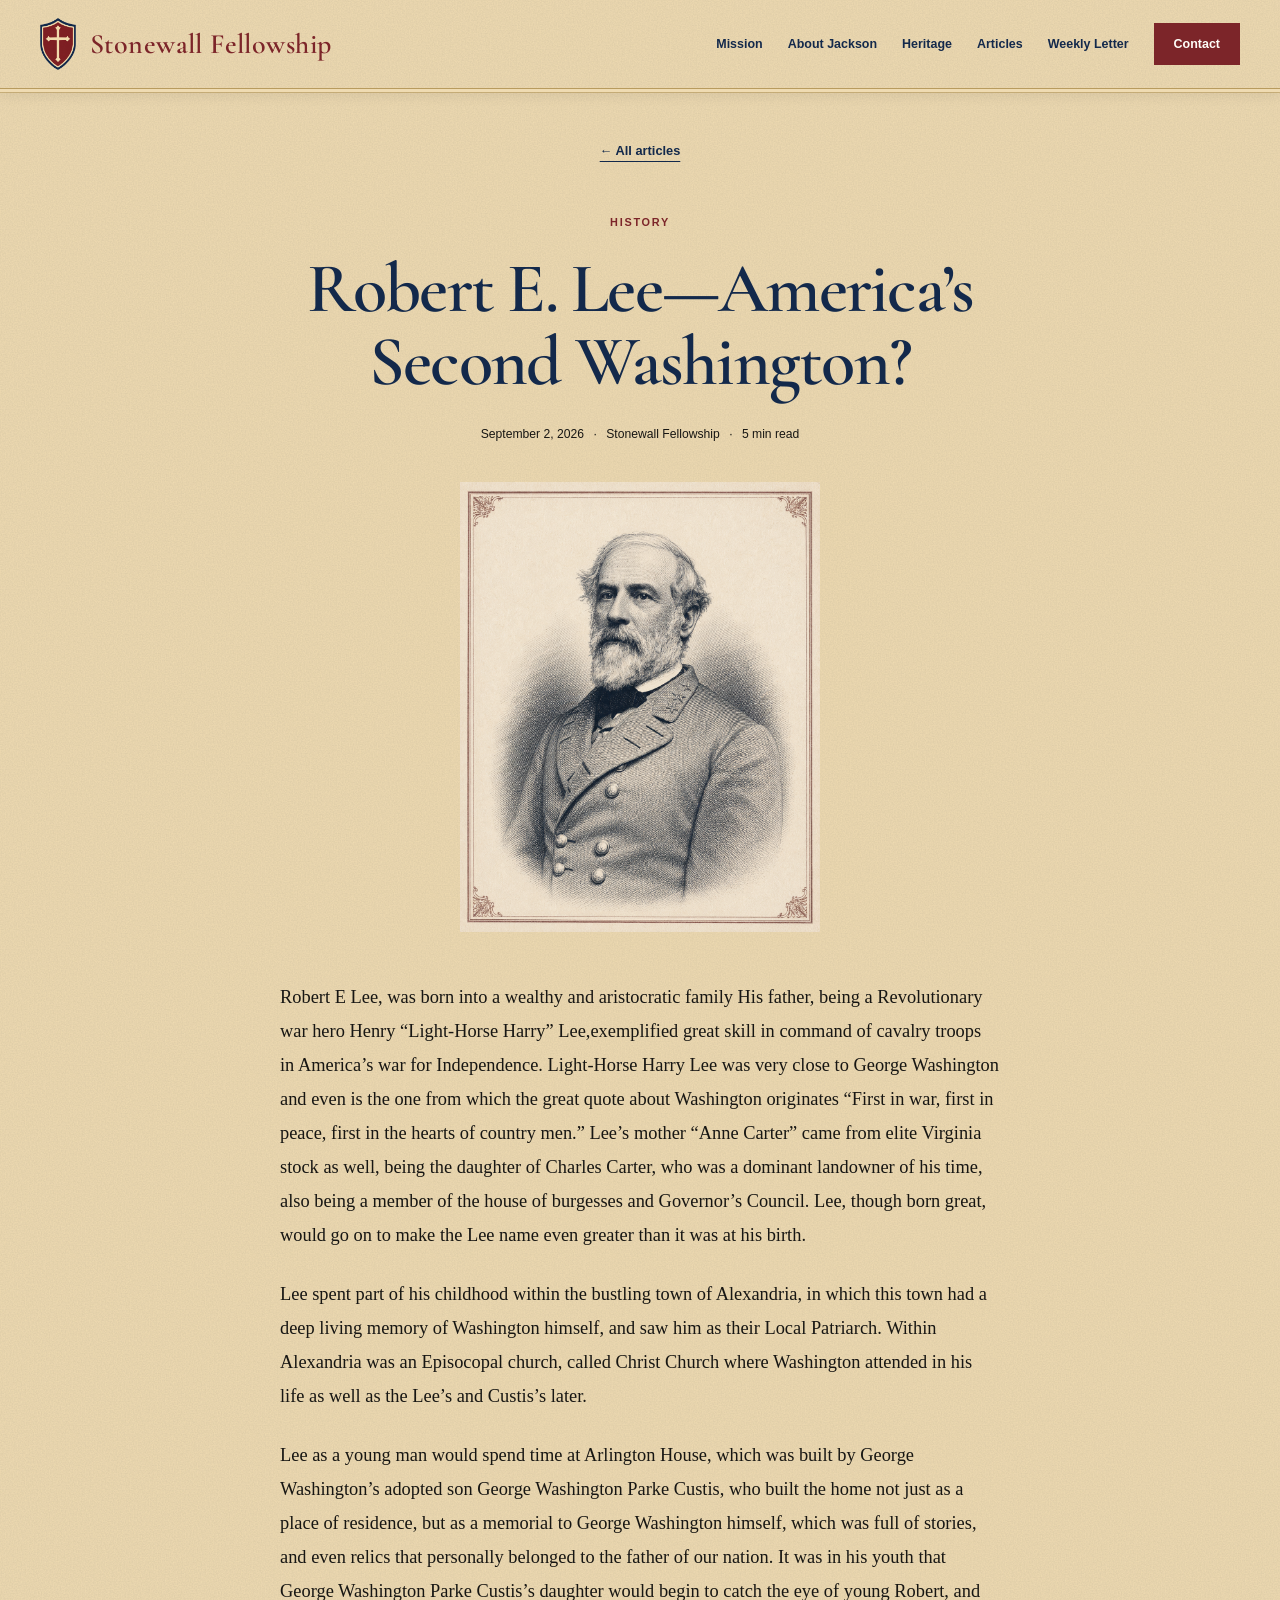
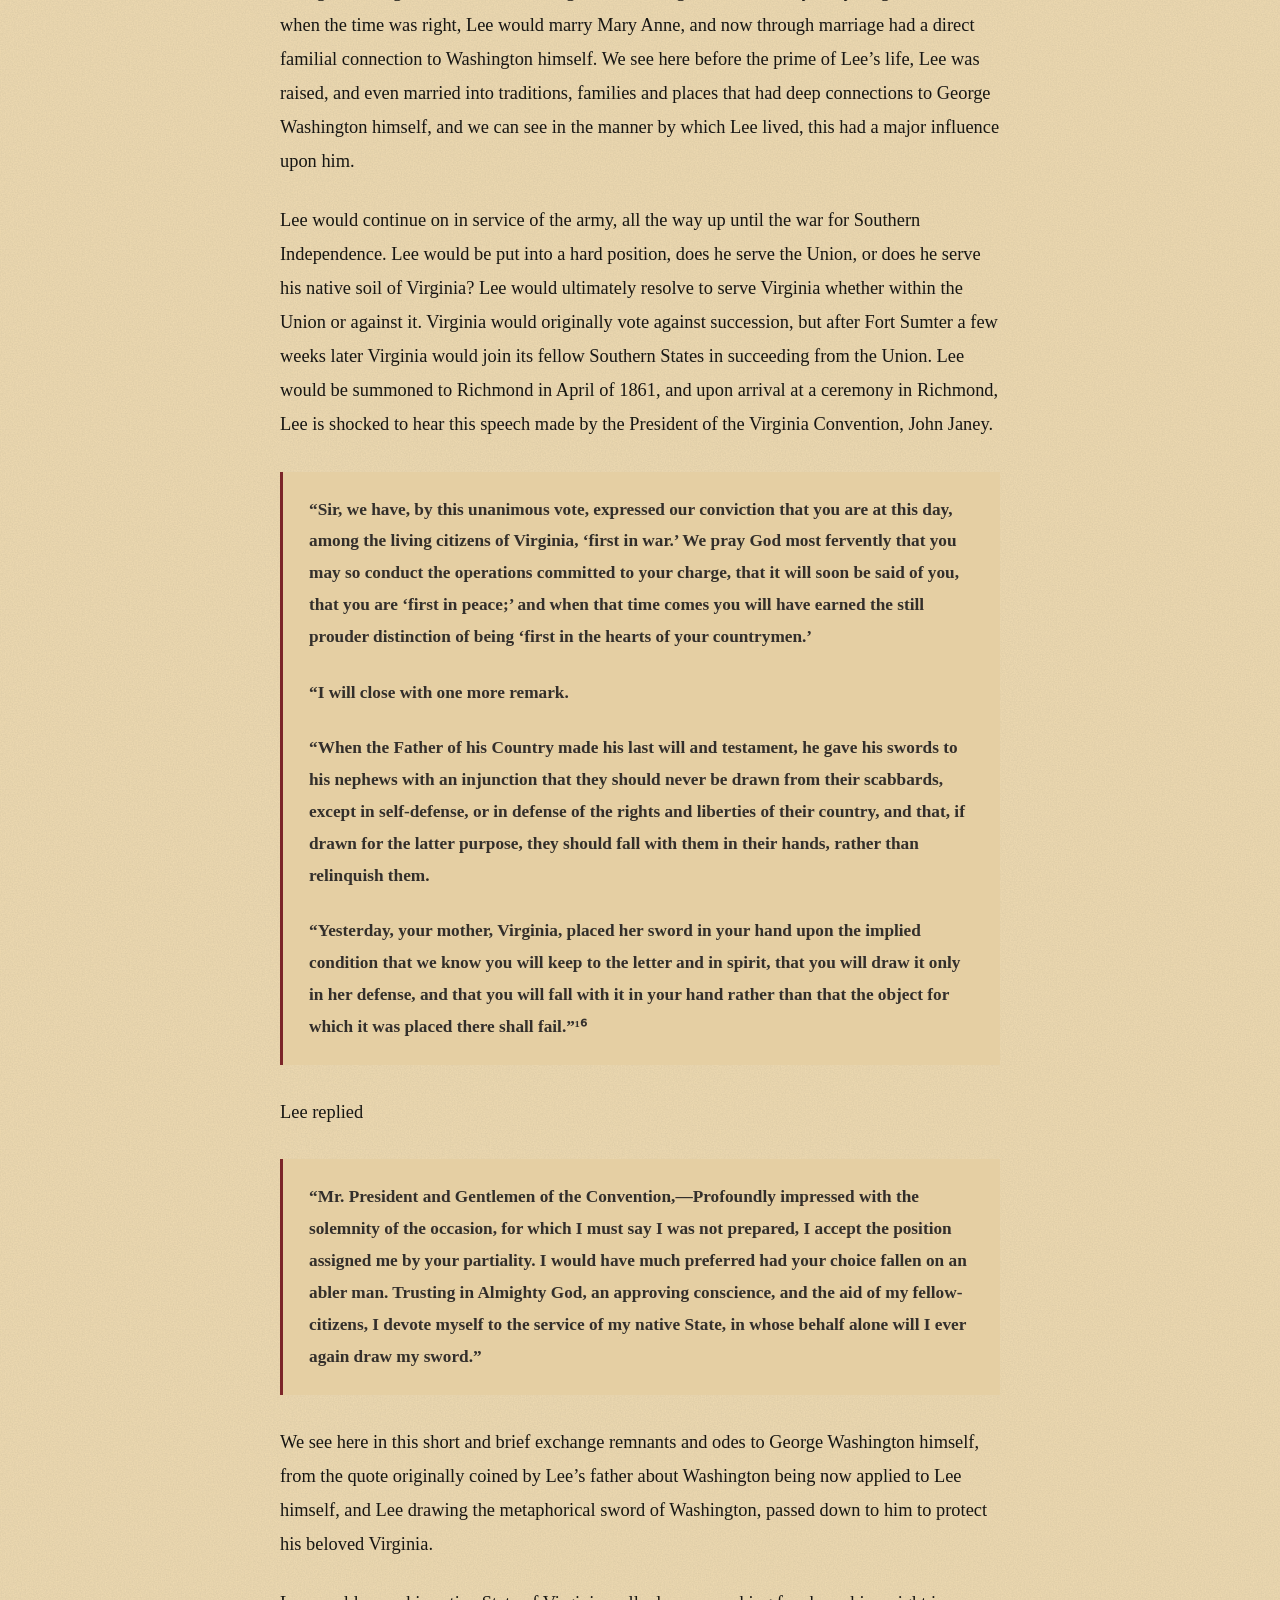
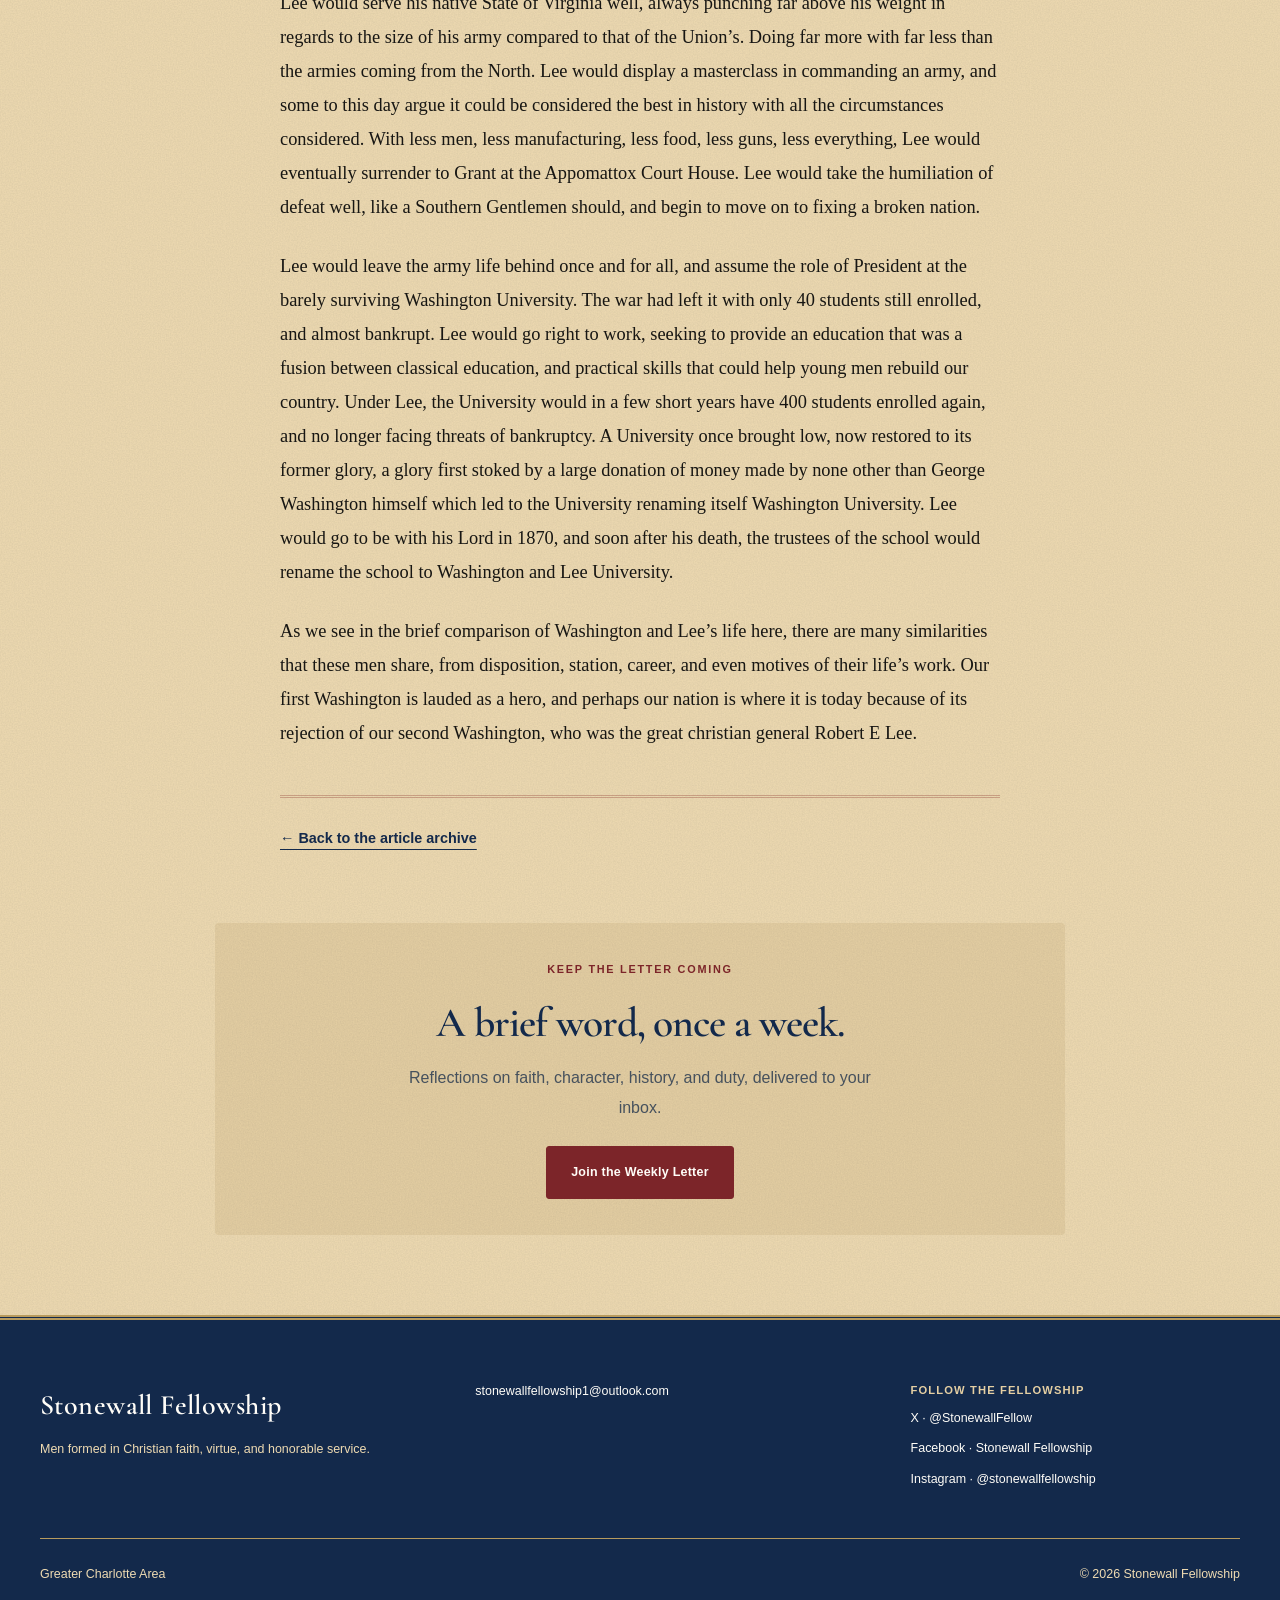
<file: articles/robert-e-lee-americas-second-washington/index.html>
<!doctype html>
<html lang="en"><head>
  <meta charset="utf-8"><meta name="viewport" content="width=device-width, initial-scale=1">
  <title>Robert E. Lee—America’s Second Washington? | Stonewall Fellowship</title>
  <meta name="description" content="Robert E Lee, was born into a wealthy and aristocratic family His father, being a Revolutionary war hero Henry “Light-Horse Harry” Lee,exemplified great skill in command of cavalry troops in America’s war for Independence. Light-Horse Harry Lee was very close to George…">
  <link rel="canonical" href="https://stonewallfellowship.com/articles/robert-e-lee-americas-second-washington/">
  <link rel="icon" type="image/png" href="../../assets/main-logo.png">
  
  
  <link rel="stylesheet" href="../../styles.css"><link rel="stylesheet" href="../../articles.css">
<link rel="stylesheet" href="/refined.css">
</head><body class="article-site">
  <a class="skip-link" href="#main-content">Skip to content</a>
  <header class="site-header">
    <div class="container nav-wrap">
      <a aria-label='Stonewall Fellowship home' class='brand' href='/#top'>
        <img src="../../assets/shield-cutout-preview.png" alt="Stonewall Fellowship cross emblem">
        <span>Stonewall Fellowship</span>
      </a>
      <button class="nav-toggle" aria-label="Menu" aria-expanded="false" aria-controls="site-nav">Menu</button>
      <nav id="site-nav" class="site-nav" aria-label="Primary navigation">
        <a href='/#mission'>Mission</a>
        <a href='/#about-jackson'>About Jackson</a>
        <a href='/#heritage'>Heritage</a>
        <a aria-current='page' href='/articles/'>Articles</a>
        <a href='/#weekly-letter'>Weekly Letter</a>
        <a class='nav-cta' href='/#contact'>Contact</a>
      </nav>
    </div>
  </header>
  <main id="main-content"><article class="article-reading"><header class="article-heading"><a class='text-link article-back' href='/articles/'>← All articles</a><p class="section-kicker">History</p><h1>Robert E. Lee—America’s Second Washington?</h1><p class="article-byline"><time datetime="2026-09-02">September 2, 2026</time> <span aria-hidden="true">·</span> Stonewall Fellowship <span aria-hidden="true">·</span> 5 min read</p></header>
  <figure class="article-hero-image article-portrait"><img src="../../assets/portrait-robert-e-lee.png" alt="Engraved portrait of Robert E. Lee" decoding="async"></figure>
  <div class="article-body"><p>Robert E Lee, was born into a wealthy and aristocratic family His father, being a Revolutionary war hero Henry “Light-Horse Harry” Lee,exemplified great skill in command of cavalry troops in America’s war for Independence. Light-Horse Harry Lee was very close to George Washington and even is the one from which the great quote about Washington originates “First in war, first in peace, first in the hearts of country men.” Lee’s mother “Anne Carter” came from elite Virginia stock as well, being the daughter of Charles Carter, who was a dominant landowner of his time, also being a member of the house of burgesses and Governor’s Council. Lee, though born great, would go on to make the Lee name even greater than it was at his birth. </p>
<p>Lee spent part of his childhood within the bustling town of Alexandria, in which this town had a deep living memory of Washington himself, and saw him as their Local Patriarch. Within Alexandria was an Episocopal church, called Christ Church where Washington attended in his life as well as the Lee’s and Custis’s later. </p>
<p>Lee as a young man would spend time at Arlington House, which was built by George Washington’s adopted son George Washington Parke Custis, who built the home not just as a place of residence, but as a memorial to George Washington himself, which was full of stories, and even relics that personally belonged to the father of our nation. It was in his youth that George Washington Parke Custis’s daughter would begin to catch the eye of young Robert, and when the time was right, Lee would marry Mary Anne, and now through marriage had a direct familial connection to Washington himself. We see here before the prime of Lee’s life, Lee was raised, and even married into traditions, families and places that had deep connections to George Washington himself, and we can see in the manner by which Lee lived, this had a major influence upon him.</p>
<p>Lee would continue on in service of the army, all the way up until the war for Southern Independence. Lee would be put into a hard position, does he serve the Union, or does he serve his native soil of Virginia? Lee would ultimately resolve to serve Virginia whether within the Union or against it. Virginia would originally vote against succession, but after Fort Sumter a few weeks later Virginia would join its fellow Southern States in succeeding from the Union. Lee would be summoned to Richmond in April of 1861, and upon arrival at a ceremony in Richmond, Lee is shocked to hear this speech made by the President of the Virginia Convention, John Janey. </p>
<blockquote>
<p>“Sir, we have, by this unanimous vote, expressed our conviction that you are at this day, among the living citizens of Virginia, ‘first in war.’ We pray God most fervently that you may so conduct the operations committed to your charge, that it will soon be said of you, that you are ‘first in peace;’ and when that time comes you will have earned the still prouder distinction of being ‘first in the hearts of your countrymen.’</p>
<p>“I will close with one more remark.</p>
<p>“When the Father of his Country made his last will and testament, he gave his swords to his nephews with an injunction that they should never be drawn from their scabbards, except in self-defense, or in defense of the rights and liberties of their country, and that, if drawn for the latter purpose, they should fall with them in their hands, rather than relinquish them.</p>
<p>“Yesterday, your mother, Virginia, placed her sword in your hand upon the implied condition that we know you will keep to the letter and in spirit, that you will draw it only in her defense, and that you will fall with it in your hand rather than that the object for which it was placed there shall fail.”¹⁶</p>
</blockquote>
<p>Lee replied </p>
<blockquote><p>“Mr. President and Gentlemen of the Convention,—Profoundly impressed with the solemnity of the occasion, for which I must say I was not prepared, I accept the position assigned me by your partiality. I would have much preferred had your choice fallen on an abler man. Trusting in Almighty God, an approving conscience, and the aid of my fellow-citizens, I devote myself to the service of my native State, in whose behalf alone will I ever again draw my sword.”</p></blockquote>
<p>We see here in this short and brief exchange remnants and odes to George Washington himself, from the quote originally coined by Lee’s father about Washington being now applied to Lee himself, and Lee drawing the metaphorical sword of Washington, passed down to him to protect his beloved Virginia. </p>
<p>Lee would serve his native State of Virginia well, always punching far above his weight in regards to the size of his army compared to that of the Union’s. Doing far more with far less than the armies coming from the North. Lee would display a masterclass in commanding an army, and some to this day argue it could be considered the best in history with all the circumstances considered. With less men, less manufacturing, less food, less guns, less everything, Lee would eventually surrender to Grant at the Appomattox Court House. Lee would take the humiliation of defeat well, like a Southern Gentlemen should, and begin to move on to fixing a broken nation. </p>
<p>Lee would leave the army life behind once and for all, and assume the role of President at the barely surviving Washington University. The war had left it with only 40 students still enrolled, and almost bankrupt. Lee would go right to work, seeking to provide an education that was a fusion between classical education, and practical skills that could help young men rebuild our country. Under Lee, the University would in a few short years have 400 students enrolled again, and no longer facing threats of bankruptcy. A University once brought low, now restored to its former glory, a glory first stoked by a large donation of money made by none other than George Washington himself which led to the University renaming itself Washington University. Lee would go to be with his Lord in 1870, and soon after his death, the trustees of the school would rename the school to Washington and Lee University. </p>
<p>As we see in the brief comparison of Washington and Lee’s life here, there are many similarities that these men share, from disposition, station, career, and even motives of their life’s work. Our first Washington is lauded as a hero, and perhaps our nation is where it is today because of its rejection of our second Washington, who was the great christian general Robert E Lee.</p></div>
  <div class="article-end"><a class='text-link' href='/articles/'>← Back to the article archive</a></div><aside class="article-subscribe"><p class="section-kicker">Keep the letter coming</p><h2>A brief word, once a week.</h2><p>Reflections on faith, character, history, and duty, delivered to your inbox.</p><a class='button button-primary' href='/#weekly-letter'>Join the Weekly Letter</a></aside></article></main>
  <footer class="site-footer">
    <div class="container footer-grid">
      <div class="footer-identity">
        <p class="footer-title">Stonewall Fellowship</p>
        <p>Men formed in Christian faith, virtue, and honorable service.</p>
      </div>
      <div class="footer-contact">
        <p><a href="mailto:stonewallfellowship1@outlook.com">stonewallfellowship1@outlook.com</a></p>
      </div>
      <div class="footer-social">
        <p class="footer-heading">Follow the Fellowship</p>
        <p><a href="https://x.com/StonewallFellow" target="_blank" rel="noopener noreferrer">X · @StonewallFellow</a></p>
        <p><a href="https://www.facebook.com/stonewallfellowship" target="_blank" rel="noopener noreferrer">Facebook · Stonewall Fellowship</a></p>
        <p><a href="https://www.instagram.com/stonewallfellowship/" target="_blank" rel="noopener noreferrer">Instagram · @stonewallfellowship</a></p>
      </div>
      <div class="footer-place">
        <p>Greater Charlotte Area</p>
        <p>© <span id="year"></span> Stonewall Fellowship</p>
      </div>
    </div>
  </footer>
  <script src="../../script.js"></script>
</body></html>
</file>
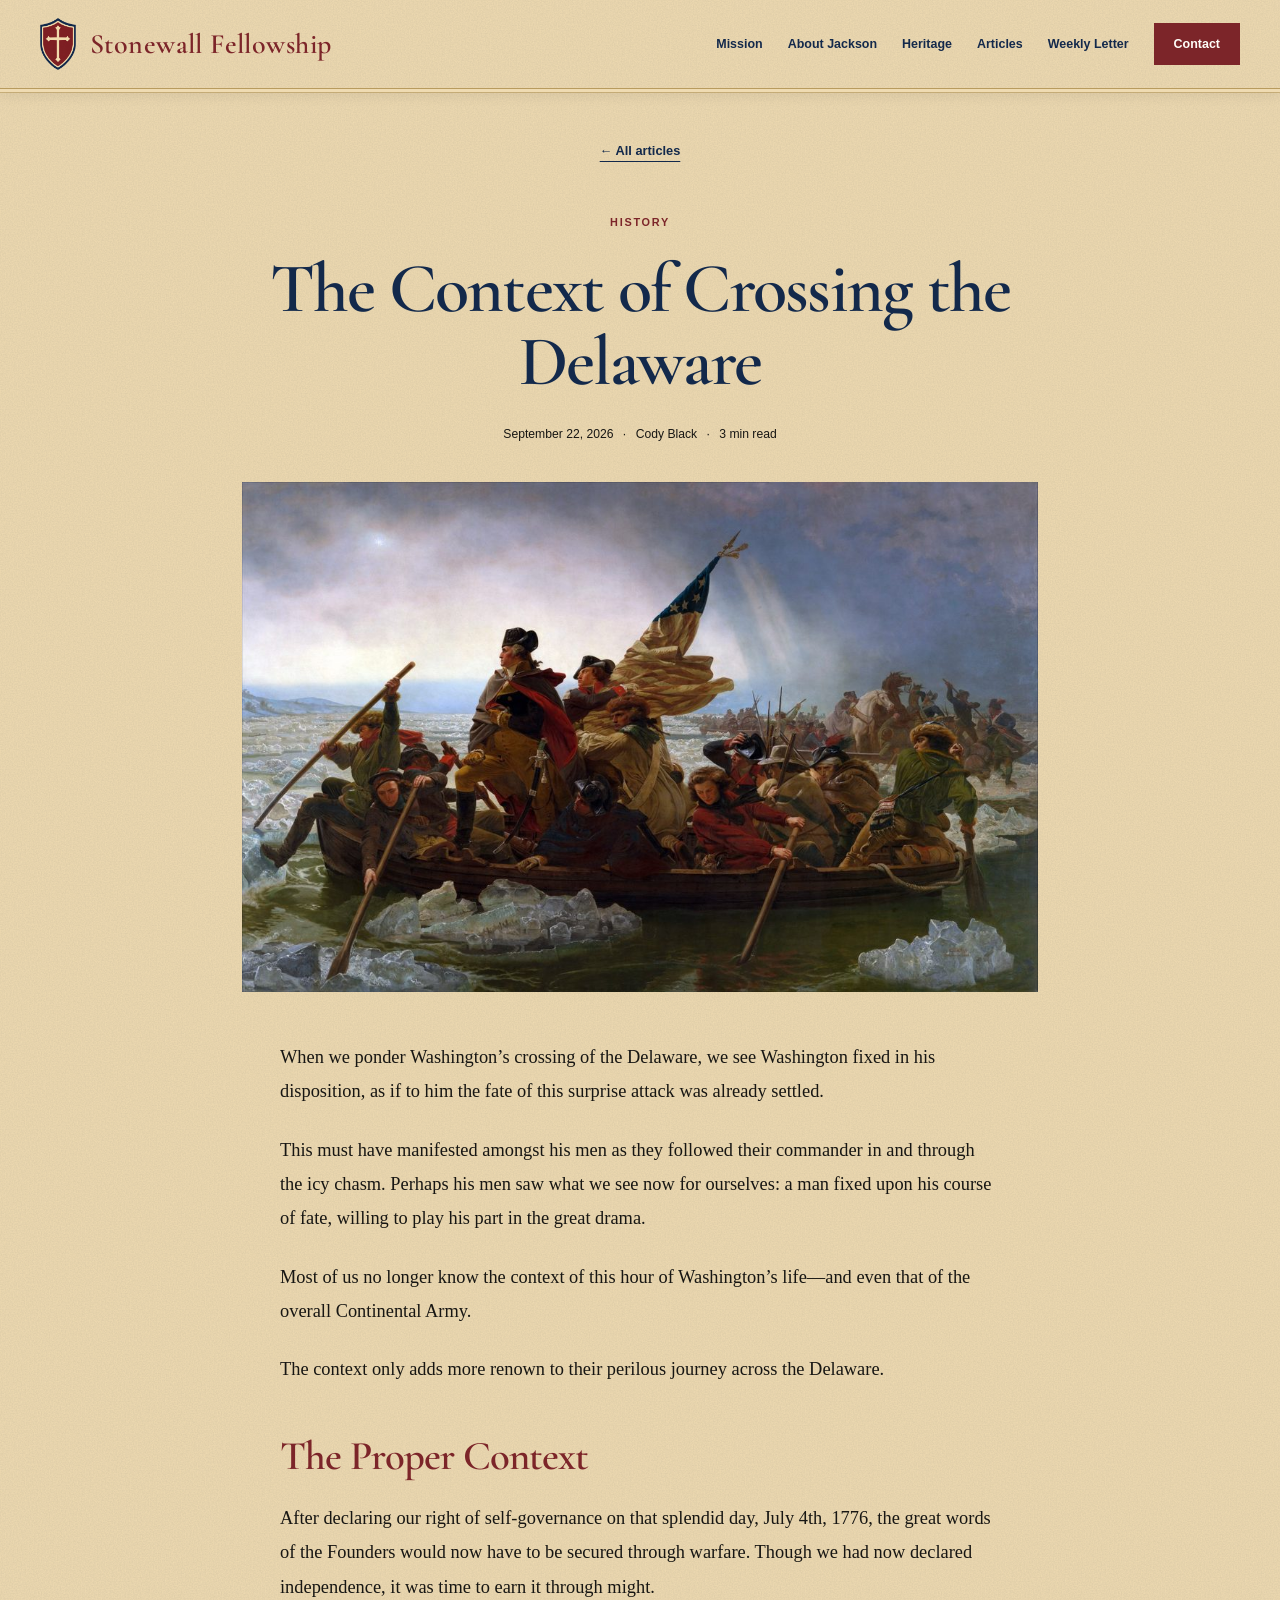
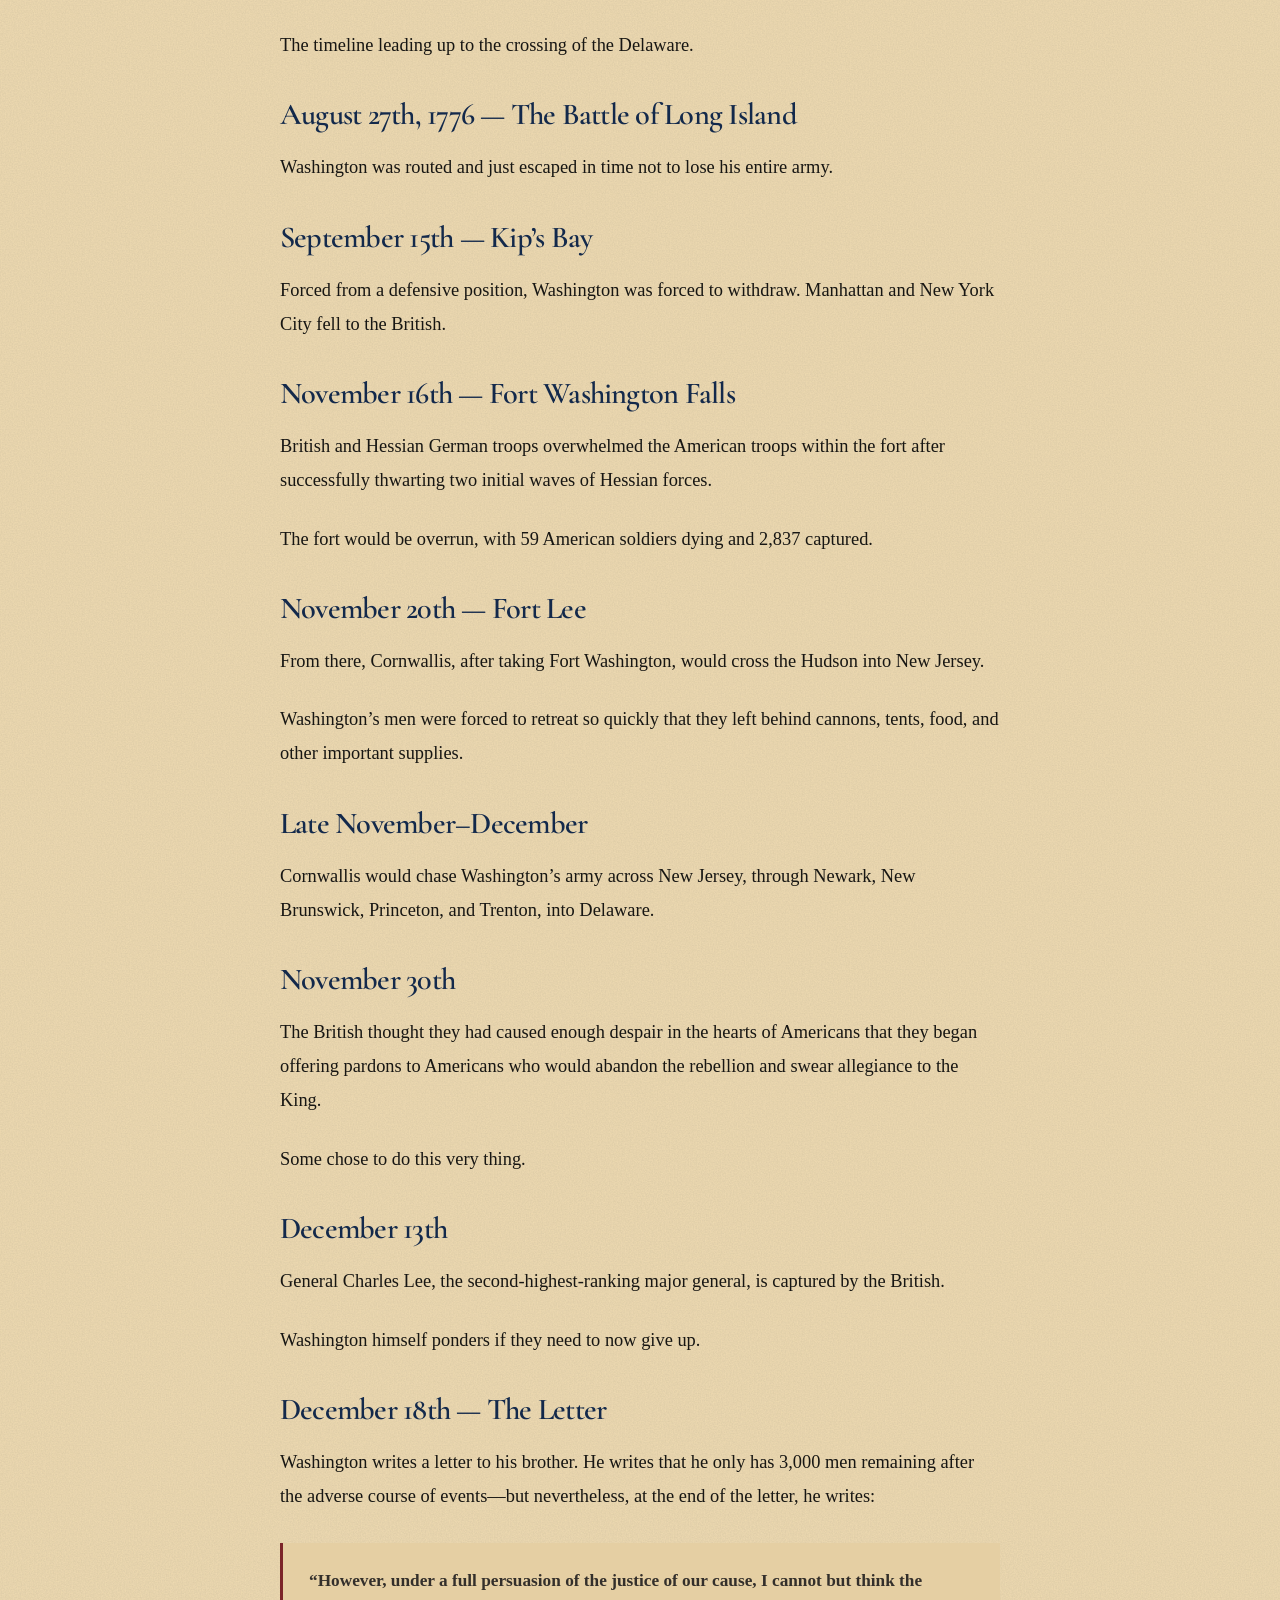
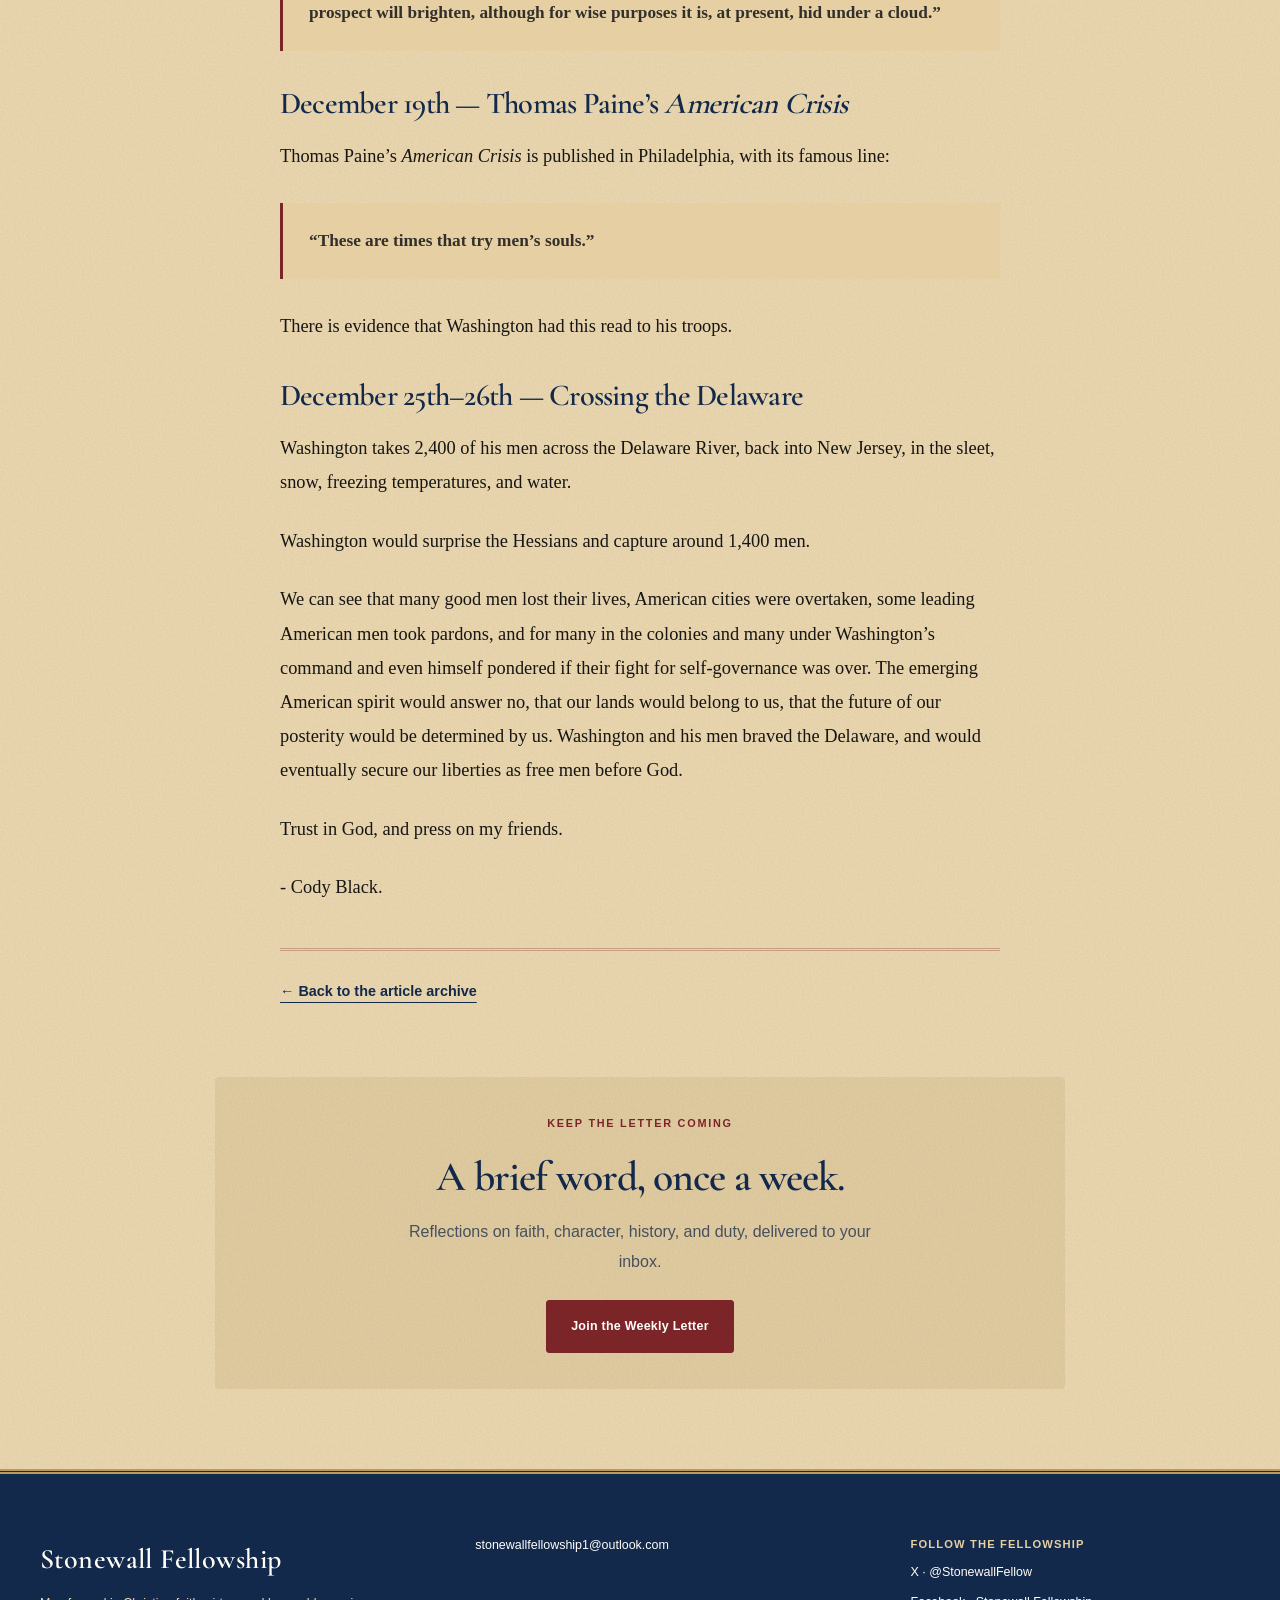
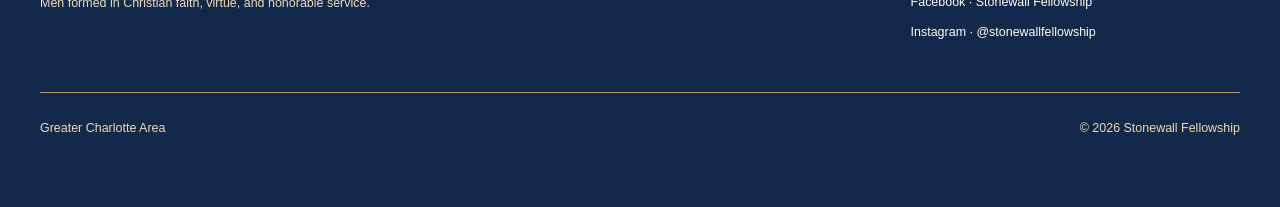
<file: articles/the-context-of-crossing-the-delaware/index.html>
<!doctype html>
<html lang="en"><head>
  <meta charset="utf-8"><meta name="viewport" content="width=device-width, initial-scale=1">
  <title>The Context of Crossing the Delaware | Stonewall Fellowship</title>
  <meta name="description" content="When we ponder Washington’s crossing of the Delaware, we see Washington fixed in his disposition, as if to him the fate of this surprise attack was already settled.">
  <link rel="canonical" href="https://stonewallfellowship.com/articles/the-context-of-crossing-the-delaware/">
  <link rel="icon" type="image/png" href="../../assets/main-logo.png">
  
  
  <link rel="stylesheet" href="../../styles.css"><link rel="stylesheet" href="../../articles.css">
<link rel="stylesheet" href="/refined.css">
</head><body class="article-site">
  <a class="skip-link" href="#main-content">Skip to content</a>
  <header class="site-header">
    <div class="container nav-wrap">
      <a aria-label='Stonewall Fellowship home' class='brand' href='/#top'>
        <img src="../../assets/shield-cutout-preview.png" alt="Stonewall Fellowship cross emblem">
        <span>Stonewall Fellowship</span>
      </a>
      <button class="nav-toggle" aria-label="Menu" aria-expanded="false" aria-controls="site-nav">Menu</button>
      <nav id="site-nav" class="site-nav" aria-label="Primary navigation">
        <a href='/#mission'>Mission</a>
        <a href='/#about-jackson'>About Jackson</a>
        <a href='/#heritage'>Heritage</a>
        <a aria-current='page' href='/articles/'>Articles</a>
        <a href='/#weekly-letter'>Weekly Letter</a>
        <a class='nav-cta' href='/#contact'>Contact</a>
      </nav>
    </div>
  </header>
  <main id="main-content"><article class="article-reading"><header class="article-heading"><a class='text-link article-back' href='/articles/'>← All articles</a><p class="section-kicker">History</p><h1>The Context of Crossing the Delaware</h1><p class="article-byline"><time datetime="2026-09-22">September 22, 2026</time> <span aria-hidden="true">·</span> Cody Black <span aria-hidden="true">·</span> 3 min read</p></header>
  <figure class="article-hero-image"><img src="../../assets/articles/crossing-the-delaware.jpg" alt="Washington Crossing the Delaware" decoding="async"></figure>
  <div class="article-body"><p>When we ponder Washington’s crossing of the Delaware, we see Washington fixed in his disposition, as if to him the fate of this surprise attack was already settled.</p><p>This must have manifested amongst his men as they followed their commander in and through the icy chasm. Perhaps his men saw what we see now for ourselves: a man fixed upon his course of fate, willing to play his part in the great drama.</p><p>Most of us no longer know the context of this hour of Washington’s life—and even that of the overall Continental Army.</p><p>The context only adds more renown to their perilous journey across the Delaware.</p><h2>The Proper Context</h2><p>After declaring our right of self-governance on that splendid day, July 4th, 1776, the great words of the Founders would now have to be secured through warfare. Though we had now declared independence, it was time to earn it through might.</p><p>The timeline leading up to the crossing of the Delaware.</p><h3>August 27th, 1776 — The Battle of Long Island</h3><p>Washington was routed and just escaped in time not to lose his entire army.</p><h3>September 15th — Kip’s Bay</h3><p>Forced from a defensive position, Washington was forced to withdraw. Manhattan and New York City fell to the British.</p><h3>November 16th — Fort Washington Falls</h3><p>British and Hessian German troops overwhelmed the American troops within the fort after successfully thwarting two initial waves of Hessian forces.</p><p>The fort would be overrun, with 59 American soldiers dying and 2,837 captured.</p><h3>November 20th — Fort Lee</h3><p>From there, Cornwallis, after taking Fort Washington, would cross the Hudson into New Jersey.</p><p>Washington’s men were forced to retreat so quickly that they left behind cannons, tents, food, and other important supplies.</p><h3>Late November–December</h3><p>Cornwallis would chase Washington’s army across New Jersey, through Newark, New Brunswick, Princeton, and Trenton, into Delaware.</p><h3>November 30th</h3><p>The British thought they had caused enough despair in the hearts of Americans that they began offering pardons to Americans who would abandon the rebellion and swear allegiance to the King.</p><p>Some chose to do this very thing.</p><h3>December 13th</h3><p>General Charles Lee, the second-highest-ranking major general, is captured by the British.</p><p>Washington himself ponders if they need to now give up.</p><h3>December 18th — The Letter</h3><p>Washington writes a letter to his brother. He writes that he only has 3,000 men remaining after the adverse course of events—but nevertheless, at the end of the letter, he writes:</p><blockquote><p>“However, under a full persuasion of the justice of our cause, I cannot but think the prospect will brighten, although for wise purposes it is, at present, hid under a cloud.”</p></blockquote><h3>December 19th — Thomas Paine’s <em>American Crisis</em></h3><p>Thomas Paine’s <em>American Crisis</em> is published in Philadelphia, with its famous line:</p><blockquote><p>“These are times that try men’s souls.”</p></blockquote><p>There is evidence that Washington had this read to his troops.</p><h3>December 25th–26th — Crossing the Delaware</h3><p>Washington takes 2,400 of his men across the Delaware River, back into New Jersey, in the sleet, snow, freezing temperatures, and water.</p><p>Washington would surprise the Hessians and capture around 1,400 men.</p><p>We can see that many good men lost their lives, American cities were overtaken, some leading American men took pardons, and for many in the colonies and many under Washington’s command and even himself pondered if their fight for self-governance was over. The emerging American spirit would answer no, that our lands would belong to us, that the future of our posterity would be determined by us. Washington and his men braved the Delaware, and would eventually secure our liberties as free men before God.</p><p>Trust in God, and press on my friends.</p><p>- Cody Black.</p></div>
  <div class="article-end"><a class='text-link' href='/articles/'>← Back to the article archive</a></div><aside class="article-subscribe"><p class="section-kicker">Keep the letter coming</p><h2>A brief word, once a week.</h2><p>Reflections on faith, character, history, and duty, delivered to your inbox.</p><a class='button button-primary' href='/#weekly-letter'>Join the Weekly Letter</a></aside></article></main>
  <footer class="site-footer">
    <div class="container footer-grid">
      <div class="footer-identity">
        <p class="footer-title">Stonewall Fellowship</p>
        <p>Men formed in Christian faith, virtue, and honorable service.</p>
      </div>
      <div class="footer-contact">
        <p><a href="mailto:stonewallfellowship1@outlook.com">stonewallfellowship1@outlook.com</a></p>
      </div>
      <div class="footer-social">
        <p class="footer-heading">Follow the Fellowship</p>
        <p><a href="https://x.com/StonewallFellow" target="_blank" rel="noopener noreferrer">X · @StonewallFellow</a></p>
        <p><a href="https://www.facebook.com/stonewallfellowship" target="_blank" rel="noopener noreferrer">Facebook · Stonewall Fellowship</a></p>
        <p><a href="https://www.instagram.com/stonewallfellowship/" target="_blank" rel="noopener noreferrer">Instagram · @stonewallfellowship</a></p>
      </div>
      <div class="footer-place">
        <p>Greater Charlotte Area</p>
        <p>© <span id="year"></span> Stonewall Fellowship</p>
      </div>
    </div>
  </footer>
  <script src="../../script.js"></script>
</body></html>
</file>
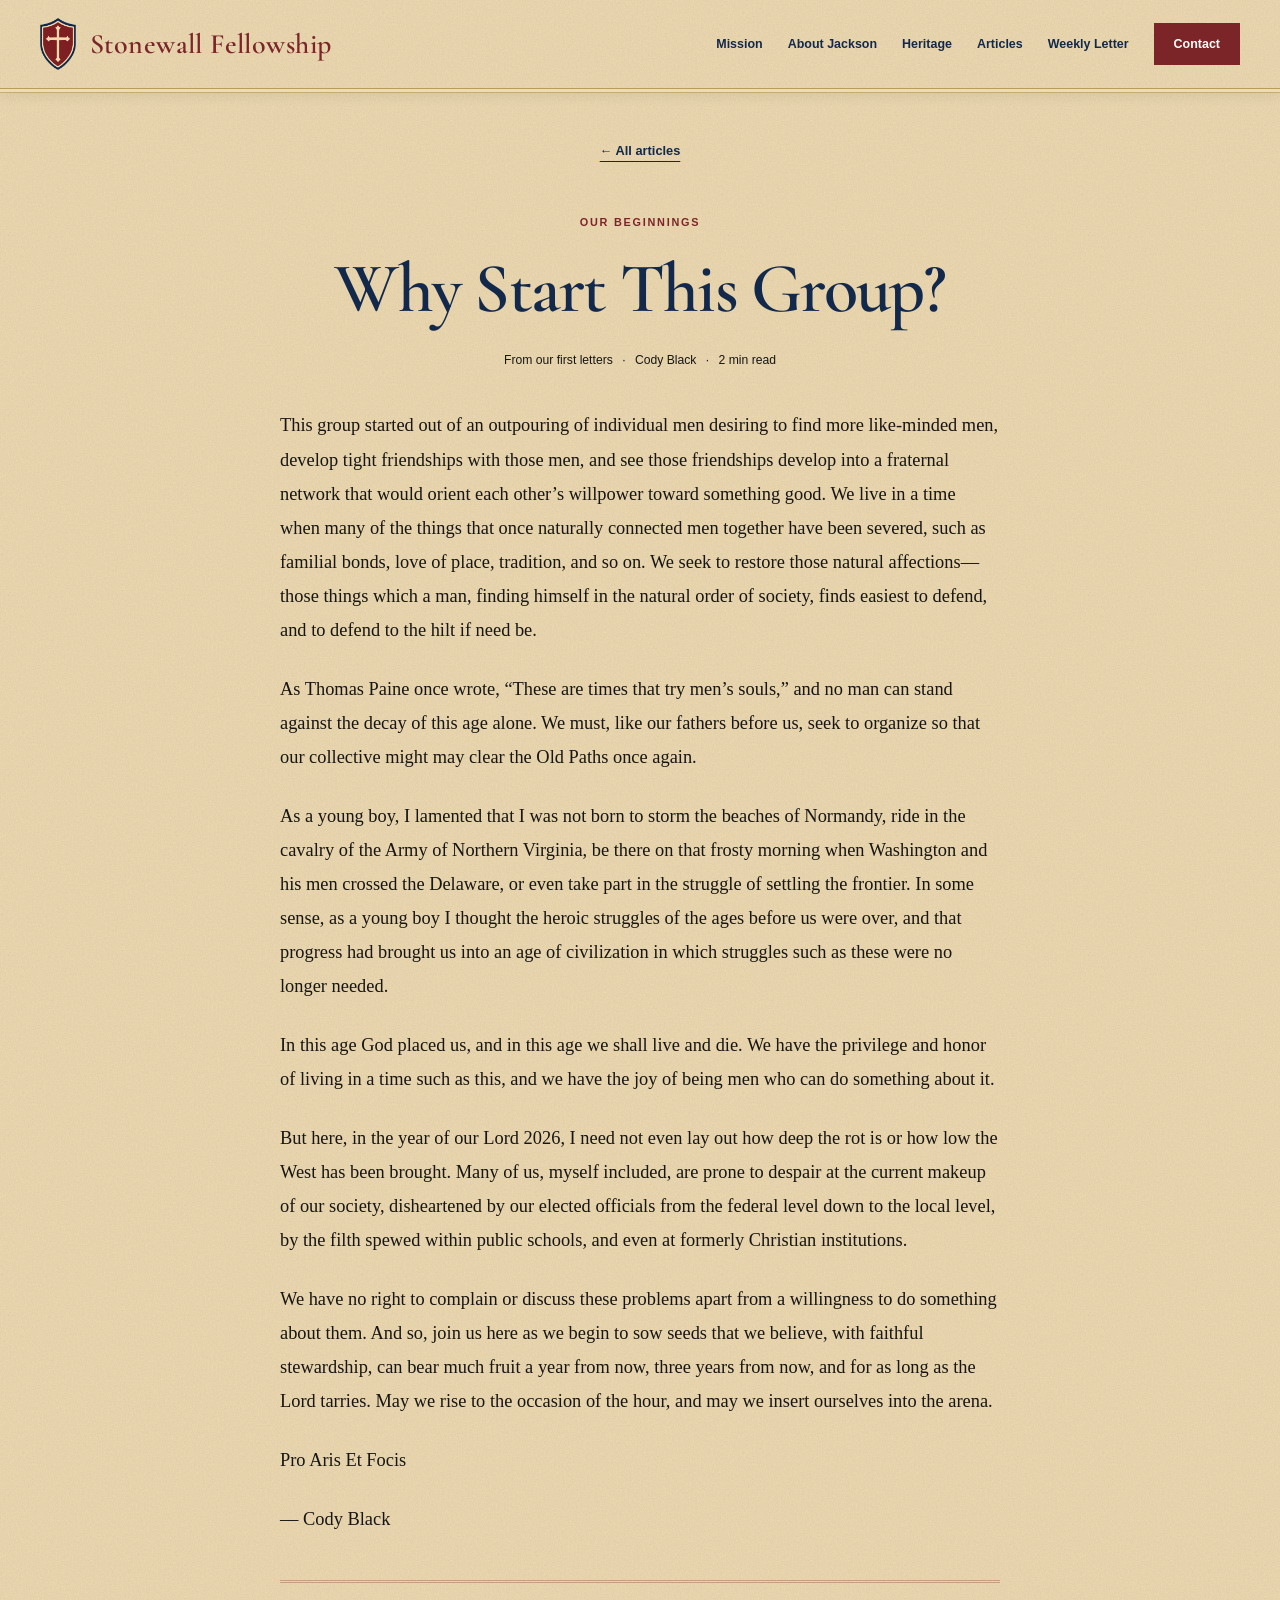
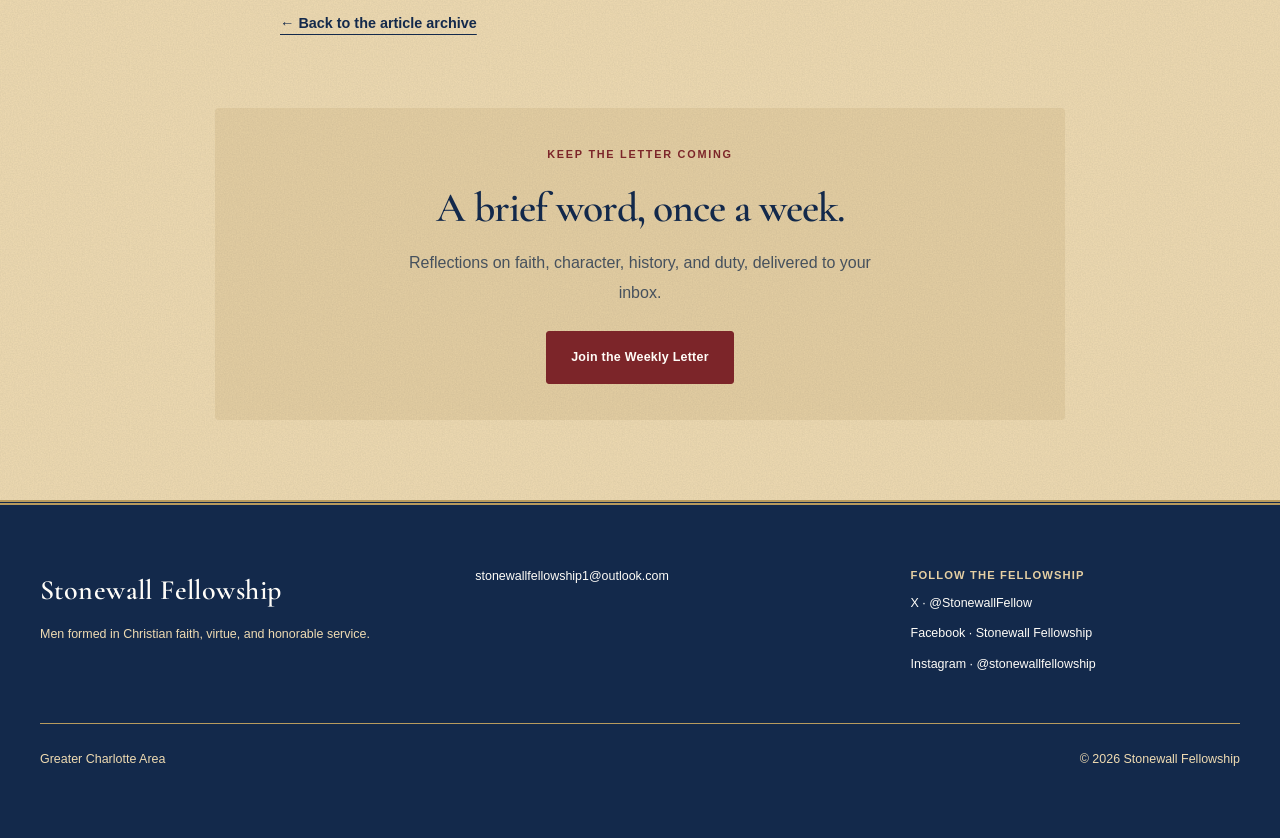
<file: articles/why-start-this-group/index.html>
<!doctype html>
<html lang="en"><head>
  <meta charset="utf-8"><meta name="viewport" content="width=device-width, initial-scale=1">
  <title>Why Start This Group? | Stonewall Fellowship</title>
  <meta name="description" content="This group started out of an outpouring of individual men desiring to find more like-minded men, develop tight friendships with those men, and see those friendships develop into a fraternal network that would orient each other’s willpower toward something good. We live…">
  <link rel="canonical" href="https://stonewallfellowship.com/articles/why-start-this-group/">
  <link rel="icon" type="image/png" href="../../assets/main-logo.png">
  
  
  <link rel="stylesheet" href="../../styles.css"><link rel="stylesheet" href="../../articles.css">
<link rel="stylesheet" href="/refined.css">
</head><body class="article-site">
  <a class="skip-link" href="#main-content">Skip to content</a>
  <header class="site-header">
    <div class="container nav-wrap">
      <a aria-label='Stonewall Fellowship home' class='brand' href='/#top'>
        <img src="../../assets/shield-cutout-preview.png" alt="Stonewall Fellowship cross emblem">
        <span>Stonewall Fellowship</span>
      </a>
      <button class="nav-toggle" aria-label="Menu" aria-expanded="false" aria-controls="site-nav">Menu</button>
      <nav id="site-nav" class="site-nav" aria-label="Primary navigation">
        <a href='/#mission'>Mission</a>
        <a href='/#about-jackson'>About Jackson</a>
        <a href='/#heritage'>Heritage</a>
        <a aria-current='page' href='/articles/'>Articles</a>
        <a href='/#weekly-letter'>Weekly Letter</a>
        <a class='nav-cta' href='/#contact'>Contact</a>
      </nav>
    </div>
  </header>
  <main id="main-content"><article class="article-reading"><header class="article-heading"><a class='text-link article-back' href='/articles/'>← All articles</a><p class="section-kicker">Our beginnings</p><h1>Why Start This Group?</h1><p class="article-byline">From our first letters <span aria-hidden="true">·</span> Cody Black <span aria-hidden="true">·</span> 2 min read</p></header>
  
  <div class="article-body"><p>This group started out of an outpouring of individual men desiring to find more like-minded men, develop tight friendships with those men, and see those friendships develop into a fraternal network that would orient each other’s willpower toward something good. We live in a time when many of the things that once naturally connected men together have been severed, such as familial bonds, love of place, tradition, and so on. We seek to restore those natural affections—those things which a man, finding himself in the natural order of society, finds easiest to defend, and to defend to the hilt if need be.</p><p>As Thomas Paine once wrote, “These are times that try men’s souls,” and no man can stand against the decay of this age alone. We must, like our fathers before us, seek to organize so that our collective might may clear the Old Paths once again.</p><p>As a young boy, I lamented that I was not born to storm the beaches of Normandy, ride in the cavalry of the Army of Northern Virginia, be there on that frosty morning when Washington and his men crossed the Delaware, or even take part in the struggle of settling the frontier. In some sense, as a young boy I thought the heroic struggles of the ages before us were over, and that progress had brought us into an age of civilization in which struggles such as these were no longer needed.</p><p>In this age God placed us, and in this age we shall live and die. We have the privilege and honor of living in a time such as this, and we have the joy of being men who can do something about it.</p><p>But here, in the year of our Lord 2026, I need not even lay out how deep the rot is or how low the West has been brought. Many of us, myself included, are prone to despair at the current makeup of our society, disheartened by our elected officials from the federal level down to the local level, by the filth spewed within public schools, and even at formerly Christian institutions.</p><p>We have no right to complain or discuss these problems apart from a willingness to do something about them. And so, join us here as we begin to sow seeds that we believe, with faithful stewardship, can bear much fruit a year from now, three years from now, and for as long as the Lord tarries. May we rise to the occasion of the hour, and may we insert ourselves into the arena.</p><p>Pro Aris Et Focis</p><p>— Cody Black</p></div>
  <div class="article-end"><a class='text-link' href='/articles/'>← Back to the article archive</a></div><aside class="article-subscribe"><p class="section-kicker">Keep the letter coming</p><h2>A brief word, once a week.</h2><p>Reflections on faith, character, history, and duty, delivered to your inbox.</p><a class='button button-primary' href='/#weekly-letter'>Join the Weekly Letter</a></aside></article></main>
  <footer class="site-footer">
    <div class="container footer-grid">
      <div class="footer-identity">
        <p class="footer-title">Stonewall Fellowship</p>
        <p>Men formed in Christian faith, virtue, and honorable service.</p>
      </div>
      <div class="footer-contact">
        <p><a href="mailto:stonewallfellowship1@outlook.com">stonewallfellowship1@outlook.com</a></p>
      </div>
      <div class="footer-social">
        <p class="footer-heading">Follow the Fellowship</p>
        <p><a href="https://x.com/StonewallFellow" target="_blank" rel="noopener noreferrer">X · @StonewallFellow</a></p>
        <p><a href="https://www.facebook.com/stonewallfellowship" target="_blank" rel="noopener noreferrer">Facebook · Stonewall Fellowship</a></p>
        <p><a href="https://www.instagram.com/stonewallfellowship/" target="_blank" rel="noopener noreferrer">Instagram · @stonewallfellowship</a></p>
      </div>
      <div class="footer-place">
        <p>Greater Charlotte Area</p>
        <p>© <span id="year"></span> Stonewall Fellowship</p>
      </div>
    </div>
  </footer>
  <script src="../../script.js"></script>
</body></html>
</file>
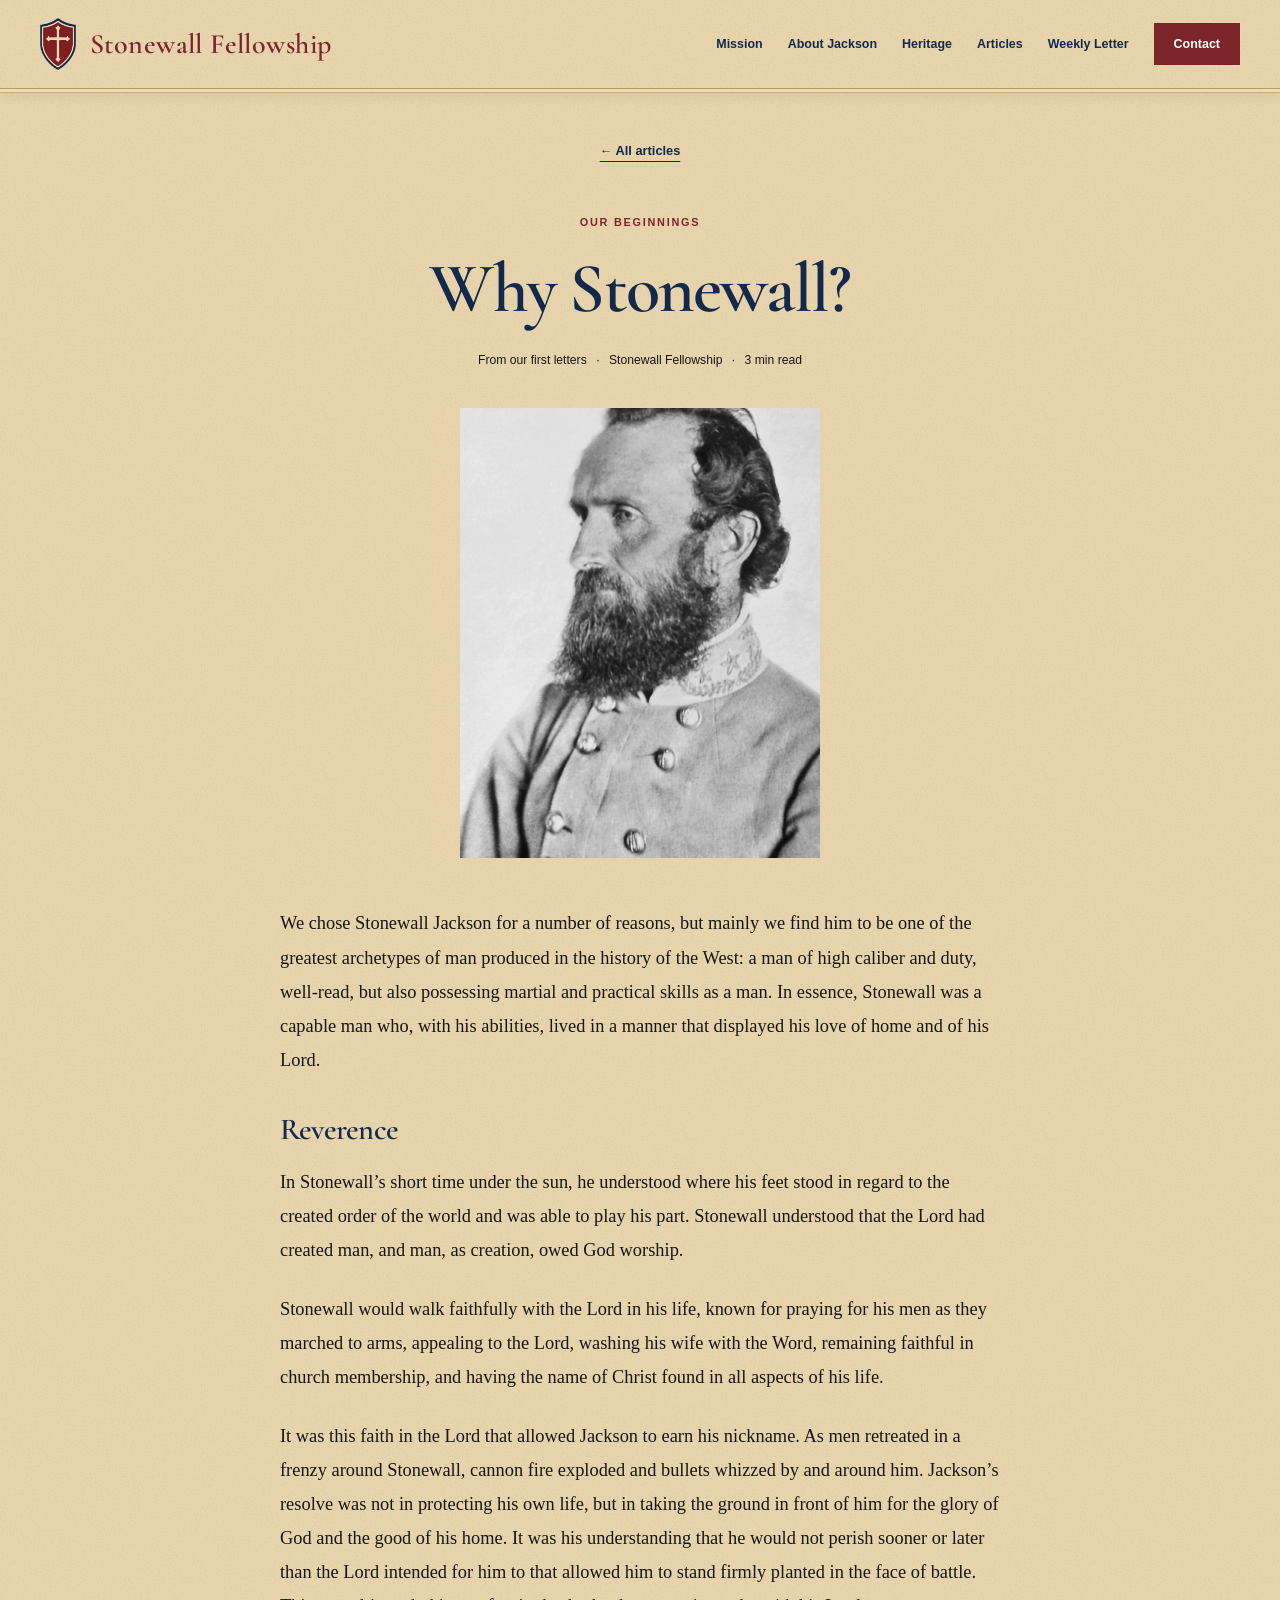
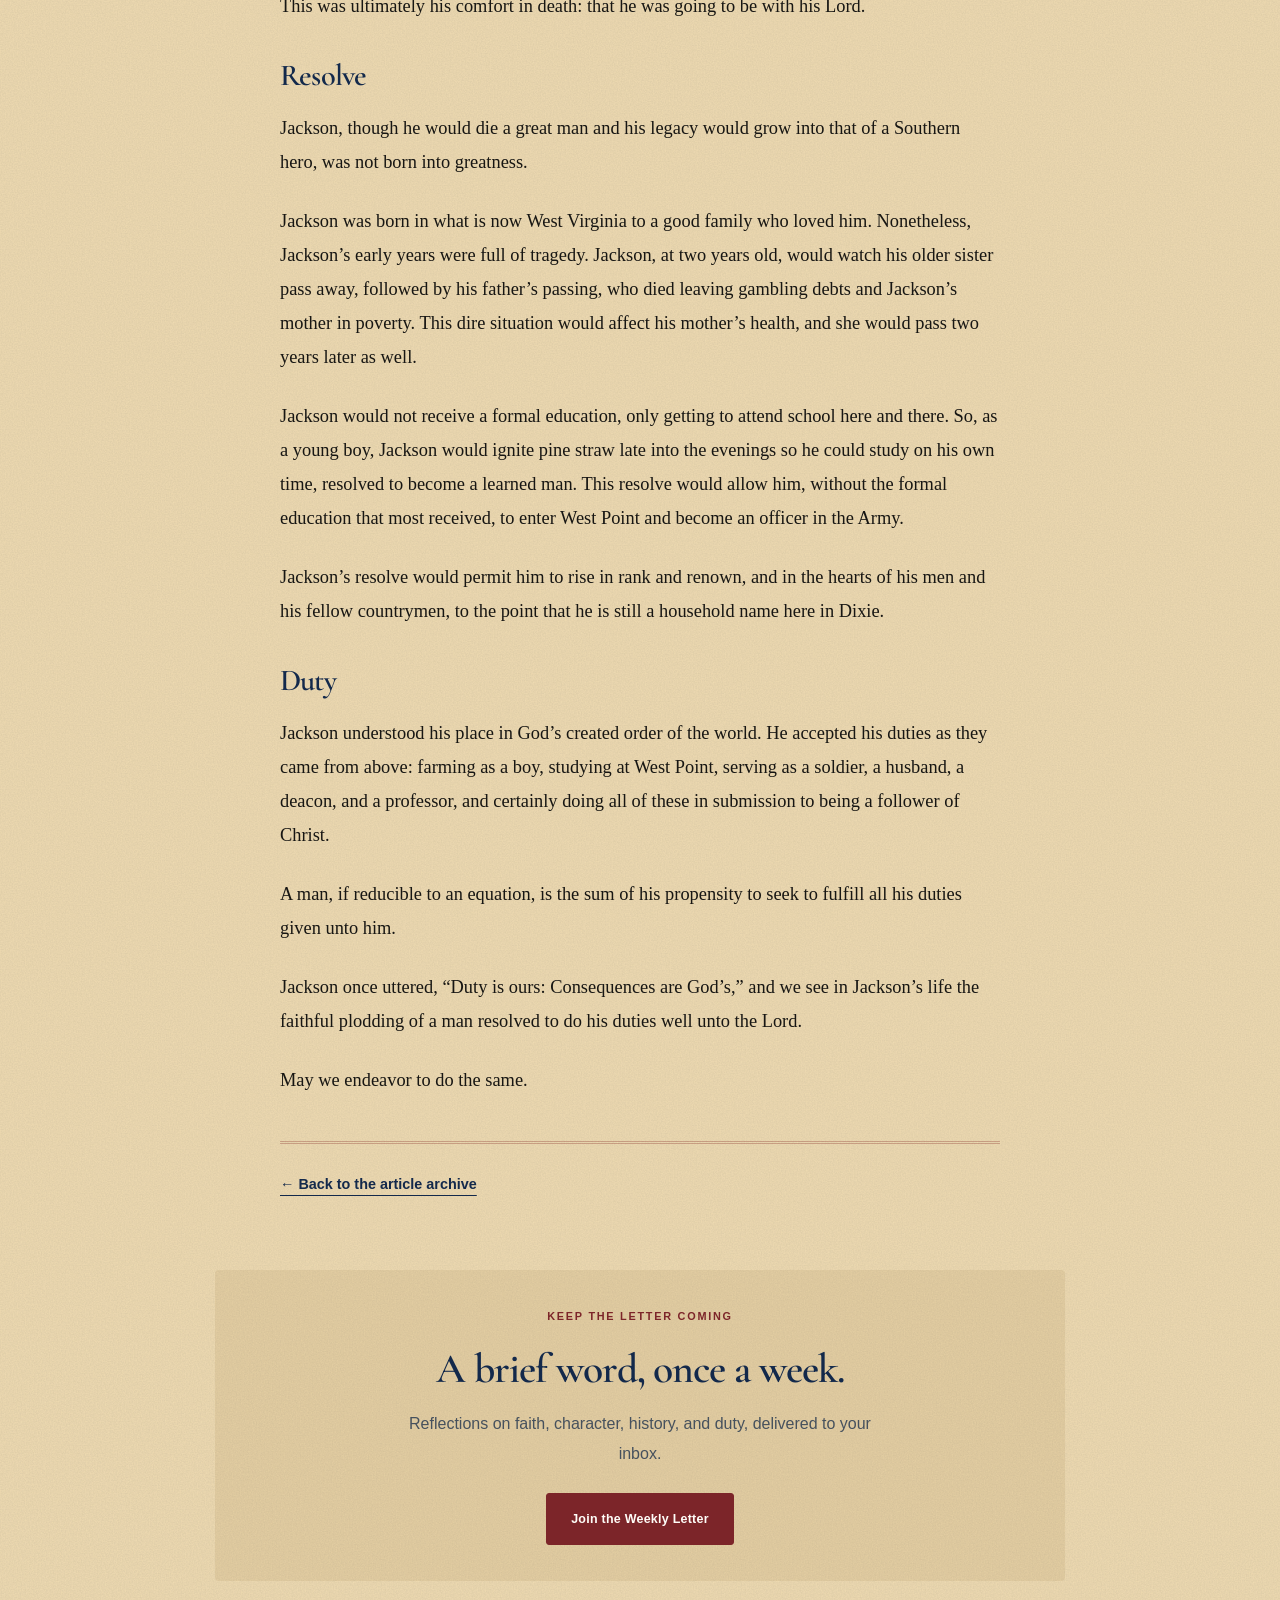
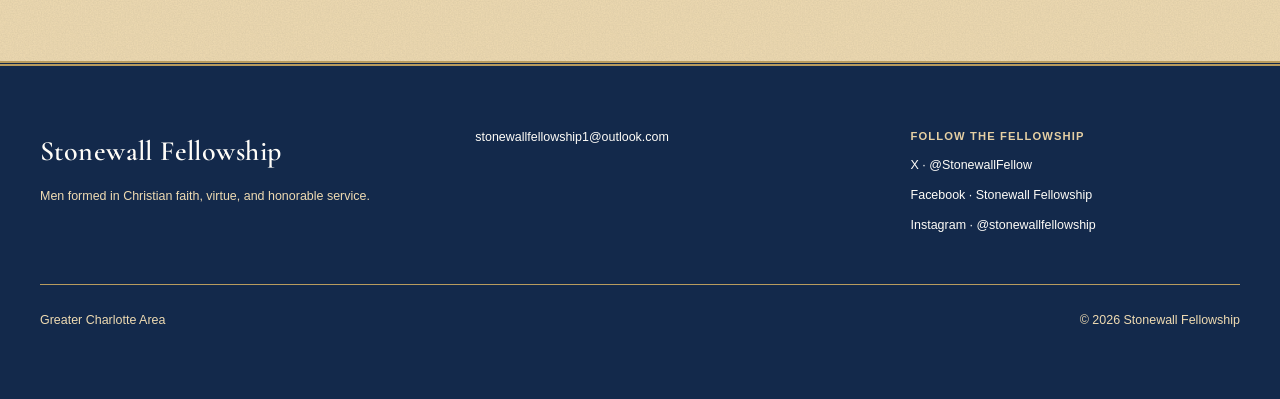
<file: articles/why-stonewall/index.html>
<!doctype html>
<html lang="en"><head>
  <meta charset="utf-8"><meta name="viewport" content="width=device-width, initial-scale=1">
  <title>Why Stonewall? | Stonewall Fellowship</title>
  <meta name="description" content="We chose Stonewall Jackson for a number of reasons, but mainly we find him to be one of the greatest archetypes of man produced in the history of the West: a man of high caliber and duty, well-read, but also possessing martial and practical skills as a man. In essence,…">
  <link rel="canonical" href="https://stonewallfellowship.com/articles/why-stonewall/">
  <link rel="icon" type="image/png" href="../../assets/main-logo.png">
  
  
  <link rel="stylesheet" href="../../styles.css"><link rel="stylesheet" href="../../articles.css">
<link rel="stylesheet" href="/refined.css">
</head><body class="article-site">
  <a class="skip-link" href="#main-content">Skip to content</a>
  <header class="site-header">
    <div class="container nav-wrap">
      <a aria-label='Stonewall Fellowship home' class='brand' href='/#top'>
        <img src="../../assets/shield-cutout-preview.png" alt="Stonewall Fellowship cross emblem">
        <span>Stonewall Fellowship</span>
      </a>
      <button class="nav-toggle" aria-label="Menu" aria-expanded="false" aria-controls="site-nav">Menu</button>
      <nav id="site-nav" class="site-nav" aria-label="Primary navigation">
        <a href='/#mission'>Mission</a>
        <a href='/#about-jackson'>About Jackson</a>
        <a href='/#heritage'>Heritage</a>
        <a aria-current='page' href='/articles/'>Articles</a>
        <a href='/#weekly-letter'>Weekly Letter</a>
        <a class='nav-cta' href='/#contact'>Contact</a>
      </nav>
    </div>
  </header>
  <main id="main-content"><article class="article-reading"><header class="article-heading"><a class='text-link article-back' href='/articles/'>← All articles</a><p class="section-kicker">Our beginnings</p><h1>Why Stonewall?</h1><p class="article-byline">From our first letters <span aria-hidden="true">·</span> Stonewall Fellowship <span aria-hidden="true">·</span> 3 min read</p></header>
  <figure class="article-hero-image article-portrait"><img src="../../assets/jackson-original-photo.jpg" alt="Photograph of Thomas J. Stonewall Jackson" decoding="async"></figure>
  <div class="article-body"><p>We chose Stonewall Jackson for a number of reasons, but mainly we find him to be one of the greatest archetypes of man produced in the history of the West: a man of high caliber and duty, well-read, but also possessing martial and practical skills as a man. In essence, Stonewall was a capable man who, with his abilities, lived in a manner that displayed his love of home and of his Lord.</p><h3>Reverence</h3><p>In Stonewall’s short time under the sun, he understood where his feet stood in regard to the created order of the world and was able to play his part. Stonewall understood that the Lord had created man, and man, as creation, owed God worship.</p><p>Stonewall would walk faithfully with the Lord in his life, known for praying for his men as they marched to arms, appealing to the Lord, washing his wife with the Word, remaining faithful in church membership, and having the name of Christ found in all aspects of his life.</p><p>It was this faith in the Lord that allowed Jackson to earn his nickname. As men retreated in a frenzy around Stonewall, cannon fire exploded and bullets whizzed by and around him. Jackson’s resolve was not in protecting his own life, but in taking the ground in front of him for the glory of God and the good of his home. It was his understanding that he would not perish sooner or later than the Lord intended for him to that allowed him to stand firmly planted in the face of battle. This was ultimately his comfort in death: that he was going to be with his Lord.</p><h3>Resolve</h3><p>Jackson, though he would die a great man and his legacy would grow into that of a Southern hero, was not born into greatness.</p><p>Jackson was born in what is now West Virginia to a good family who loved him. Nonetheless, Jackson’s early years were full of tragedy. Jackson, at two years old, would watch his older sister pass away, followed by his father’s passing, who died leaving gambling debts and Jackson’s mother in poverty. This dire situation would affect his mother’s health, and she would pass two years later as well.</p><p>Jackson would not receive a formal education, only getting to attend school here and there. So, as a young boy, Jackson would ignite pine straw late into the evenings so he could study on his own time, resolved to become a learned man. This resolve would allow him, without the formal education that most received, to enter West Point and become an officer in the Army.</p><p>Jackson’s resolve would permit him to rise in rank and renown, and in the hearts of his men and his fellow countrymen, to the point that he is still a household name here in Dixie.</p><h3>Duty</h3><p>Jackson understood his place in God’s created order of the world. He accepted his duties as they came from above: farming as a boy, studying at West Point, serving as a soldier, a husband, a deacon, and a professor, and certainly doing all of these in submission to being a follower of Christ.</p><p>A man, if reducible to an equation, is the sum of his propensity to seek to fulfill all his duties given unto him.</p><p>Jackson once uttered, “Duty is ours: Consequences are God’s,” and we see in Jackson’s life the faithful plodding of a man resolved to do his duties well unto the Lord.</p><p>May we endeavor to do the same.</p></div>
  <div class="article-end"><a class='text-link' href='/articles/'>← Back to the article archive</a></div><aside class="article-subscribe"><p class="section-kicker">Keep the letter coming</p><h2>A brief word, once a week.</h2><p>Reflections on faith, character, history, and duty, delivered to your inbox.</p><a class='button button-primary' href='/#weekly-letter'>Join the Weekly Letter</a></aside></article></main>
  <footer class="site-footer">
    <div class="container footer-grid">
      <div class="footer-identity">
        <p class="footer-title">Stonewall Fellowship</p>
        <p>Men formed in Christian faith, virtue, and honorable service.</p>
      </div>
      <div class="footer-contact">
        <p><a href="mailto:stonewallfellowship1@outlook.com">stonewallfellowship1@outlook.com</a></p>
      </div>
      <div class="footer-social">
        <p class="footer-heading">Follow the Fellowship</p>
        <p><a href="https://x.com/StonewallFellow" target="_blank" rel="noopener noreferrer">X · @StonewallFellow</a></p>
        <p><a href="https://www.facebook.com/stonewallfellowship" target="_blank" rel="noopener noreferrer">Facebook · Stonewall Fellowship</a></p>
        <p><a href="https://www.instagram.com/stonewallfellowship/" target="_blank" rel="noopener noreferrer">Instagram · @stonewallfellowship</a></p>
      </div>
      <div class="footer-place">
        <p>Greater Charlotte Area</p>
        <p>© <span id="year"></span> Stonewall Fellowship</p>
      </div>
    </div>
  </footer>
  <script src="../../script.js"></script>
</body></html>
</file>
<file: styles.css>
:root{--navy:#092f50;--navy2:#061f35;--red:#963127;--cream:#f4eadc;--paper:#fbf6ec;--ink:#172432;--muted:#5f6670;--line:rgba(9,47,80,.18);--shadow:0 20px 60px rgba(6,31,53,.14)}
*{box-sizing:border-box}html{scroll-behavior:smooth}body{margin:0;color:var(--ink);background:var(--paper);font-family:"Libre Franklin",sans-serif;line-height:1.65}img{max-width:100%;display:block}a{color:inherit}.container{width:min(1160px,calc(100% - 40px));margin:auto}.centered{text-align:center}h1,h2,h3,.brand,.motto,blockquote{font-family:"Cormorant Garamond",serif;line-height:1.02}h1{font-size:clamp(3.8rem,8vw,7.4rem);letter-spacing:-.04em;margin:0 0 24px}h2{font-size:clamp(2.6rem,5vw,4.8rem);letter-spacing:-.03em;margin:0 0 24px}h3{font-size:2rem;margin:12px 0}p{margin:0 0 18px}
.site-header{position:sticky;top:0;z-index:50;background:rgba(244,234,220,.96);backdrop-filter:blur(12px);border-bottom:1px solid var(--line)}.nav-wrap{min-height:82px;display:flex;align-items:center;justify-content:space-between;gap:24px}.brand{display:flex;align-items:center;gap:12px;text-decoration:none;font-size:1.45rem;font-weight:700;color:var(--navy)}.brand img{width:54px;height:54px;object-fit:cover;border-radius:50%}.site-nav{display:flex;gap:28px;align-items:center}.site-nav a{text-decoration:none;font-size:.91rem;font-weight:700;text-transform:uppercase;letter-spacing:.08em}.nav-cta{border-bottom:2px solid var(--red);padding-bottom:4px}.nav-toggle{display:none;border:1px solid var(--navy);background:transparent;padding:8px 12px;font:inherit}
.hero{position:relative;overflow:hidden;color:var(--cream);background:radial-gradient(circle at 80% 20%,rgba(150,49,39,.32),transparent 28%),linear-gradient(135deg,var(--navy2),var(--navy));padding:92px 0}.hero:after{content:"";position:absolute;inset:0;background-image:linear-gradient(rgba(255,255,255,.025) 1px,transparent 1px),linear-gradient(90deg,rgba(255,255,255,.025) 1px,transparent 1px);background-size:34px 34px;pointer-events:none}.hero-grid{position:relative;z-index:1;display:grid;grid-template-columns:1.15fr .85fr;gap:70px;align-items:center}.eyebrow,.section-kicker{text-transform:uppercase;letter-spacing:.19em;font-size:.76rem;font-weight:700}.eyebrow{color:#e8c7ad}.hero-text{max-width:700px;font-size:1.15rem;color:rgba(244,234,220,.86)}.hero-actions{display:flex;gap:14px;flex-wrap:wrap;margin:34px 0 30px}.button{min-height:52px;display:inline-flex;align-items:center;justify-content:center;padding:0 24px;text-decoration:none;font-weight:700;border:1px solid transparent;transition:.2s}.button:hover{transform:translateY(-2px)}.button-primary{background:var(--red);color:#fff}.button-secondary{border-color:rgba(244,234,220,.55);color:var(--cream)}.full-width{width:100%}.motto{font-size:1.6rem;margin:0}.motto span{font-size:1rem;font-family:"Libre Franklin",sans-serif;color:#d9c8b8}.hero-logo-wrap{display:flex;justify-content:center}.hero-logo{width:min(520px,100%);filter:drop-shadow(0 22px 38px rgba(0,0,0,.28));border-radius:50%}.hero-shield{width:min(460px,100%);border:8px solid rgba(244,234,220,.22);box-shadow:0 0 0 1px rgba(244,234,220,.38),0 28px 65px rgba(0,0,0,.28)}
.section{padding:100px 0}.paper-section{background:var(--paper)}.section-kicker{color:var(--red);margin-bottom:16px}.two-column{display:grid;grid-template-columns:.9fr 1.1fr;gap:85px}.prose{font-size:1.08rem;color:#46515d}.visual-band{background:var(--cream);padding:68px 0}.visual-grid{display:grid;grid-template-columns:repeat(3,1fr);gap:26px}.visual-card{margin:0;background:#fff;border:1px solid var(--line);box-shadow:var(--shadow);overflow:hidden}.visual-card img{width:100%;aspect-ratio:3/4;object-fit:cover}.visual-card figcaption{text-align:center;font-family:"Cormorant Garamond",serif;font-size:2rem;font-weight:700;padding:18px;color:var(--navy)}
.principles-section{background:#fff}.principle-grid{display:grid;grid-template-columns:repeat(4,1fr);gap:18px;margin-top:52px}.principle-card{background:var(--paper);border-top:4px solid var(--navy);padding:28px 22px;min-height:250px}.principle-card span{color:var(--red);font-weight:700}.principle-card p{color:var(--muted);font-size:.95rem}
.gathering-section{background:var(--cream)}.gatherings-wrap{display:grid;gap:54px}.gatherings-heading{display:grid;grid-template-columns:.52fr 1.48fr;gap:70px;align-items:center}.event-art img{width:min(340px,100%);margin:auto;border-radius:50%;filter:drop-shadow(0 18px 28px rgba(6,31,53,.14))}.event-intro{font-size:1.08rem;color:#535e68;max-width:760px}.upcoming-events{display:grid;grid-template-columns:repeat(2,minmax(0,1fr));gap:26px}.event-card{position:relative;background:var(--paper);border:1px solid var(--line);box-shadow:var(--shadow);padding:34px}.event-card-upcoming{display:grid;grid-template-columns:92px 1fr;gap:28px;border-top:5px solid var(--navy)}.event-status{position:absolute;right:24px;top:20px;margin:0;color:var(--red);font-size:.72rem;font-weight:700;letter-spacing:.16em;text-transform:uppercase}.event-date{display:flex;flex-direction:column;align-items:center;margin:4px 0 0;padding-right:22px;border-right:1px solid var(--line);color:var(--navy);line-height:1}.event-date span{font-size:.78rem;font-weight:700;letter-spacing:.18em}.event-date strong{font-family:"Cormorant Garamond",serif;font-size:4.2rem;font-weight:600}.event-date small{font-size:.8rem;letter-spacing:.12em}.event-details{padding-top:18px}.event-details h3{font-size:2.35rem;color:var(--navy);max-width:420px}.event-subtitle{margin:-4px 0 14px;color:var(--red);font-family:"Cormorant Garamond",serif;font-size:1.45rem;font-weight:700;font-style:italic}.event-details>p:not(.event-subtitle){color:#535e68}.event-details dl{margin-top:20px}.event-details dl div{grid-template-columns:92px 1fr}.past-events{padding-top:14px;border-top:6px double rgba(9,47,80,.18)}.past-event-card{display:grid;grid-template-columns:1.15fr .85fr;gap:46px;background:rgba(255,255,255,.52);border-left:4px solid var(--red);padding:30px 34px}.past-event-card h3{color:var(--navy);margin-top:4px}.past-event-card p:last-child{color:#5a6470}.past-event-date{margin:0;color:var(--red);font-size:.76rem;font-weight:700;letter-spacing:.14em;text-transform:uppercase}.past-event-card dl{margin:0}.past-event-card dl div{grid-template-columns:140px 1fr}dl{margin:0 0 28px}dl div{display:grid;grid-template-columns:160px 1fr;gap:18px;padding:13px 0;border-bottom:1px solid var(--line)}dt{font-weight:700}dd{margin:0;color:#4b5660}
.heritage-section{background:var(--navy2);color:var(--cream)}.heritage-grid{display:grid;grid-template-columns:.82fr 1.18fr;gap:70px;align-items:center}.heritage-copy p:not(.section-kicker){color:rgba(244,234,220,.8);font-size:1.05rem}.heritage-copy blockquote{margin:40px 0 0;padding-left:24px;border-left:3px solid var(--red);font-size:2rem}.heritage-image img{max-height:900px;width:100%;object-fit:contain;filter:drop-shadow(0 24px 45px rgba(0,0,0,.35))}.wordmark-section{background:var(--paper);padding:55px 0}.wordmark-section img{width:min(850px,100%);margin:auto}
.contact-section{background:#fff}.contact-grid{display:grid;grid-template-columns:1.15fr .85fr;gap:80px}.contact-grid>div:first-child p:last-child{color:var(--muted);font-size:1.05rem;max-width:680px}.contact-card{background:var(--cream);border:1px solid var(--line);padding:34px}.contact-card a:not(.button){color:var(--navy);word-break:break-word}.site-footer{background:#041827;color:rgba(244,234,220,.76);padding:28px 0;font-size:.9rem}.footer-row{display:flex;justify-content:space-between;gap:18px}.footer-row p{margin:0}
@media(max-width:900px){.hero-grid,.two-column,.gatherings-heading,.heritage-grid,.contact-grid{grid-template-columns:1fr;gap:46px}.upcoming-events{grid-template-columns:1fr}.event-art img{width:min(300px,72vw)}.hero-logo{width:min(420px,80vw)}.principle-grid{grid-template-columns:repeat(2,1fr)}.site-nav{display:none;position:absolute;top:82px;left:0;right:0;background:var(--cream);padding:24px;flex-direction:column;align-items:flex-start;border-bottom:1px solid var(--line)}.site-nav.open{display:flex}.nav-toggle{display:block}}
@media(max-width:620px){.container{width:min(100% - 28px,1160px)}.hero{padding:70px 0}.section{padding:76px 0}.visual-grid,.principle-grid{grid-template-columns:1fr}.event-card-upcoming{grid-template-columns:1fr;padding:28px 24px}.event-date{align-items:flex-start;border-right:0;border-bottom:1px solid var(--line);padding:0 0 18px;max-width:90px}.event-date strong{font-size:3.5rem}.event-status{right:18px;top:18px}.past-event-card{grid-template-columns:1fr;padding:26px 22px;gap:18px}.brand span{display:none}dl div,.event-details dl div,.past-event-card dl div{grid-template-columns:1fr;gap:2px}.footer-row{flex-direction:column}.heritage-copy blockquote{font-size:1.65rem}.wordmark-section{padding:34px 0}}

.jackson-section{background:var(--paper);border-top:1px solid var(--line);border-bottom:1px solid var(--line)}.jackson-grid{display:grid;grid-template-columns:.9fr 1.1fr;gap:80px;align-items:center}.jackson-image img{width:min(520px,100%);margin:auto;filter:drop-shadow(0 22px 40px rgba(6,31,53,.16))}.jackson-copy p:not(.section-kicker){color:#46515d;font-size:1.06rem}.final-quote-section{background:linear-gradient(135deg,var(--navy2),var(--navy));color:var(--cream);text-align:center;padding:92px 0}.final-quote-wrap{max-width:920px}.final-quote-section blockquote{font-size:clamp(2.6rem,6vw,5.4rem);line-height:1.08;margin:22px auto 24px}.quote-attribution{margin:0;color:#e8c7ad;text-transform:uppercase;letter-spacing:.16em;font-size:.82rem;font-weight:700}@media(max-width:900px){.jackson-grid{grid-template-columns:1fr;gap:46px}}


/* Subtle Southern-classical refinements */
body{background-color:var(--paper);background-image:radial-gradient(circle at 20% 10%,rgba(150,49,39,.025),transparent 24%),radial-gradient(circle at 80% 90%,rgba(9,47,80,.03),transparent 28%)}
.site-header{box-shadow:0 2px 0 rgba(150,49,39,.12)}
.site-header:after{content:"";position:absolute;left:0;right:0;bottom:-4px;height:3px;background:linear-gradient(90deg,transparent 0,var(--red) 18%,var(--navy) 50%,var(--red) 82%,transparent 100%);opacity:.45}
.hero{border-bottom:6px double rgba(244,234,220,.34)}
.hero-copy:before{content:"✦";display:block;color:#d7b38f;font-size:1.05rem;letter-spacing:.5em;margin-bottom:12px}
.section-kicker{font-family:"Cormorant Garamond",serif;font-size:.9rem;letter-spacing:.22em;font-weight:700}
.section-kicker:after{content:"";display:block;width:74px;height:1px;background:var(--red);margin-top:10px}
.section-kicker.centered:after{margin:10px auto 0}
.paper-section,.jackson-section,.contact-section{position:relative}
.paper-section:before,.jackson-section:before,.contact-section:before{content:"";position:absolute;top:24px;left:50%;transform:translateX(-50%);width:min(260px,40vw);height:14px;background:linear-gradient(90deg,transparent,var(--navy),transparent);clip-path:polygon(0 45%,42% 45%,47% 0,50% 45%,53% 0,58% 45%,100% 45%,100% 55%,58% 55%,53% 100%,50% 55%,47% 100%,42% 55%,0 55%);opacity:.42}
.visual-card,.principle-card,.event-card,.contact-card{outline:1px solid rgba(150,49,39,.12);outline-offset:-7px}
.visual-card figcaption{font-variant:small-caps;letter-spacing:.08em}
.principle-card h3{font-variant:small-caps;letter-spacing:.04em}
.event-card{border-top:4px solid var(--red)}
.jackson-copy h2,.heritage-copy h2{position:relative;padding-bottom:18px}
.jackson-copy h2:after,.heritage-copy h2:after{content:"";position:absolute;left:0;bottom:0;width:110px;height:3px;background:linear-gradient(90deg,var(--red),var(--navy))}
.wordmark-section{border-top:1px solid rgba(150,49,39,.18);border-bottom:1px solid rgba(150,49,39,.18)}
.final-quote-section{border-top:6px double rgba(244,234,220,.35);border-bottom:6px double rgba(244,234,220,.22)}
.final-quote-section blockquote:before,.final-quote-section blockquote:after{color:#d7b38f;font-size:.55em;vertical-align:.2em}
.final-quote-section blockquote:before{content:"“";margin-right:.08em}.final-quote-section blockquote:after{content:"”";margin-left:.08em}
@media(max-width:620px){.paper-section:before,.jackson-section:before,.contact-section:before{top:16px}.hero-copy:before{margin-bottom:8px}}

/* Final classical polish and improved page rhythm */
.section:nth-of-type(even):not(.final-quote-section){background-image:linear-gradient(180deg,rgba(255,255,255,.18),rgba(9,47,80,.012))}
.hero-copy h1{max-width:760px;text-wrap:balance}
.hero-text,.prose p,.jackson-copy p,.heritage-copy p{max-width:760px}
.paper-section,.principles-section,.gathering-section,.jackson-section,.heritage-section,.contact-section{scroll-margin-top:86px}
.two-column,.event-layout,.jackson-grid,.heritage-grid,.contact-grid{align-items:start}
.two-column>div:first-child,.event-layout>div:last-child,.jackson-copy,.heritage-copy,.contact-grid>div:first-child{padding-top:8px}
.gathering-section,.jackson-section,.heritage-section{border-top:1px solid rgba(9,47,80,.12)}
.contact-card strong{font-family:"Cormorant Garamond",serif;font-size:1.25rem;color:var(--navy);letter-spacing:.03em}
.site-footer{position:relative;border-top:5px double rgba(244,234,220,.28);padding:46px 0;background:linear-gradient(135deg,#031521,#082b47)}
.site-footer:before{content:"✦";position:absolute;left:50%;top:-17px;transform:translateX(-50%);color:#d7b38f;background:#061f35;padding:0 12px;font-size:1.1rem}
.footer-grid{display:grid;grid-template-columns:1.15fr 1fr 1.2fr .8fr;gap:36px;align-items:start}
.footer-grid p{margin:0 0 7px}
.footer-title{font-family:"Cormorant Garamond",serif;font-size:1.7rem;font-weight:700;color:var(--cream);letter-spacing:.03em}
.footer-identity p:last-child{max-width:410px}
.footer-contact a,.footer-social a{color:var(--cream);text-decoration:none;border-bottom:1px solid rgba(244,234,220,.32)}
.footer-social a:hover{color:#fff;border-bottom-color:var(--red)}
.footer-heading{font-family:"Cormorant Garamond",serif;font-size:1.25rem;font-weight:700;color:var(--cream)}
.footer-place{text-align:right}
@media(max-width:760px){.footer-grid{grid-template-columns:1fr;gap:26px}.footer-place{text-align:left}}


/* Additional restrained Southern character */
.hero-copy{position:relative;padding-left:28px;border-left:3px solid rgba(215,179,143,.68)}
.hero-copy:after{content:"";position:absolute;left:-7px;top:0;width:11px;height:11px;border:2px solid #d7b38f;transform:rotate(45deg);background:var(--navy2)}
.visual-band{position:relative;border-top:6px double rgba(150,49,39,.22);border-bottom:6px double rgba(9,47,80,.18)}
.visual-band:before,.visual-band:after{content:"❦";position:absolute;left:50%;transform:translateX(-50%);font-family:"Cormorant Garamond",serif;font-size:2rem;color:var(--red);background:var(--cream);padding:0 16px;line-height:1}
.visual-band:before{top:-16px}.visual-band:after{bottom:-16px}
.principle-card{box-shadow:inset 0 0 0 1px rgba(150,49,39,.08)}
.principle-card:before{content:"✦";display:block;color:var(--red);font-size:.7rem;margin-bottom:10px}
.jackson-section{background-image:linear-gradient(rgba(251,246,236,.94),rgba(251,246,236,.94)),url("assets/southern-home.png");background-size:cover;background-position:center;background-attachment:fixed}
.jackson-copy{background:rgba(251,246,236,.91);padding:38px;border:1px solid rgba(9,47,80,.15);box-shadow:var(--shadow);outline:1px solid rgba(150,49,39,.12);outline-offset:-9px}
.contact-card{border-radius:0;position:relative}
.contact-card:before,.contact-card:after{content:"";position:absolute;width:28px;height:28px;border-color:var(--red);opacity:.5}
.contact-card:before{left:10px;top:10px;border-left:1px solid;border-top:1px solid}.contact-card:after{right:10px;bottom:10px;border-right:1px solid;border-bottom:1px solid}
.footer-title:after{content:"";display:block;width:85px;height:2px;margin-top:8px;background:linear-gradient(90deg,var(--red),transparent)}
@media(max-width:900px){.hero-copy{padding-left:18px}.jackson-section{background-attachment:scroll}.jackson-copy{padding:28px}}


/* Weekly Letter signup */
.letter-section{position:relative;background:linear-gradient(135deg,#efe1cf,#fbf6ec);border-top:6px double rgba(150,49,39,.22);border-bottom:1px solid rgba(9,47,80,.14);scroll-margin-top:86px}
.letter-section:before{content:"❦";position:absolute;left:50%;top:-18px;transform:translateX(-50%);background:var(--cream);color:var(--red);font-family:"Cormorant Garamond",serif;font-size:2rem;line-height:1;padding:0 16px}
.letter-grid{display:grid;grid-template-columns:1fr .9fr;gap:80px;align-items:center}
.letter-copy p:not(.section-kicker){max-width:650px;color:#4d5862;font-size:1.06rem}
.letter-note{font-family:"Cormorant Garamond",serif;font-size:1.35rem!important;font-style:italic;color:var(--navy)!important}
.letter-form{background:rgba(255,255,255,.78);border:1px solid rgba(9,47,80,.2);border-top:4px solid var(--red);padding:38px;box-shadow:var(--shadow);outline:1px solid rgba(150,49,39,.12);outline-offset:-9px}
.letter-form label{display:block;font-size:.78rem;font-weight:700;letter-spacing:.09em;text-transform:uppercase;color:var(--navy);margin-bottom:18px}
.letter-form input[type="text"],.letter-form input[type="email"]{width:100%;margin-top:8px;padding:14px 15px;border:1px solid rgba(9,47,80,.28);background:#fff;color:var(--ink);font:inherit;border-radius:0;outline:none}
.letter-form input[type="text"]:focus,.letter-form input[type="email"]:focus{border-color:var(--red);box-shadow:0 0 0 3px rgba(150,49,39,.1)}
.form-row{display:grid;grid-template-columns:1fr 1fr;gap:16px}
.consent-row{display:flex!important;gap:11px;align-items:flex-start;text-transform:none!important;letter-spacing:0!important;font-size:.88rem!important;font-weight:500!important;color:#46515d!important}
.consent-row input{margin-top:5px;accent-color:var(--red)}
.form-privacy{text-align:center;color:var(--muted);font-size:.78rem;margin:12px 0 0}
.form-honeypot{position:absolute!important;left:-9999px!important;opacity:0!important;pointer-events:none!important}
@media(max-width:900px){.letter-grid{grid-template-columns:1fr;gap:46px}}
@media(max-width:620px){.letter-form{padding:28px 22px}.form-row{grid-template-columns:1fr;gap:0}}

/* Warmer Southern-classical heritage treatment */
.heritage-section{
  position:relative;
  overflow:hidden;
  background:
    linear-gradient(90deg,rgba(122,70,36,.045) 1px,transparent 1px),
    linear-gradient(rgba(122,70,36,.03) 1px,transparent 1px),
    linear-gradient(145deg,#f3e5d2 0%,#fbf6ec 48%,#ead7bd 100%);
  background-size:42px 42px,42px 42px,auto;
  border-top:7px double rgba(123,42,35,.3);
  border-bottom:7px double rgba(9,47,80,.2);
}
.heritage-section:before,.heritage-section:after{
  content:"❦";
  position:absolute;
  top:50%;
  transform:translateY(-50%);
  color:rgba(123,42,35,.12);
  font-family:"Cormorant Garamond",serif;
  font-size:11rem;
  line-height:1;
  pointer-events:none;
}
.heritage-section:before{left:-36px}.heritage-section:after{right:-36px;transform:translateY(-50%) scaleX(-1)}
.heritage-grid{position:relative;z-index:1;align-items:center}
.heritage-copy{
  position:relative;
  padding:42px 42px 38px;
  background:rgba(251,246,236,.9);
  border:1px solid rgba(9,47,80,.2);
  box-shadow:0 18px 45px rgba(54,35,23,.12);
  outline:1px solid rgba(123,42,35,.16);
  outline-offset:-10px;
}
.heritage-copy:before{
  content:"Pro Aris et Focis";
  display:block;
  margin-bottom:18px;
  color:var(--red);
  font-family:"Cormorant Garamond",serif;
  font-size:.82rem;
  font-weight:700;
  letter-spacing:.2em;
  text-transform:uppercase;
}
.heritage-copy blockquote{
  border-top:1px solid rgba(123,42,35,.28);
  border-bottom:1px solid rgba(123,42,35,.28);
  padding:22px 0;
  margin-top:28px;
  color:var(--navy);
  font-size:clamp(1.65rem,3vw,2.35rem);
  text-align:center;
}
.heritage-image{
  padding:14px;
  background:#efe0ca;
  border:1px solid rgba(72,46,27,.3);
  box-shadow:0 20px 44px rgba(54,35,23,.18);
  outline:3px double rgba(123,42,35,.25);
  outline-offset:-9px;
}
.heritage-image img{display:block;filter:sepia(.1) contrast(1.02)}
.site-header .brand span{font-family:"Cormorant Garamond",serif;letter-spacing:.035em;font-size:1.18rem}
.button-primary{box-shadow:inset 0 0 0 1px rgba(255,255,255,.22),0 7px 18px rgba(5,25,42,.13)}
@media(max-width:900px){
  .heritage-section:before,.heritage-section:after{font-size:7rem;opacity:.55}
  .heritage-copy{padding:34px 30px}
}
@media(max-width:620px){
  .heritage-copy{padding:30px 23px}
  .heritage-section:before,.heritage-section:after{display:none}
}

/* Heritage section contrast correction */
.heritage-copy{color:var(--ink)}
.heritage-copy h2{color:var(--navy2)}
.heritage-copy .section-kicker{color:var(--red)}
.heritage-copy p:not(.section-kicker){color:#3f4a54}
.heritage-copy blockquote cite{display:block;margin-top:14px;font-family:"Libre Franklin",sans-serif;font-size:.72rem;font-style:normal;font-weight:700;letter-spacing:.14em;text-transform:uppercase;color:var(--red)}

/* Latin motto emphasis */
.motto{
  display:inline-block;
  margin-top:4px;
  padding:9px 15px 8px;
  border-top:1px solid rgba(232,199,173,.55);
  border-bottom:1px solid rgba(232,199,173,.55);
  font-family:"IM Fell English SC","Cormorant Garamond",serif;
  font-size:1.82rem;
  letter-spacing:.045em;
  color:#f3dfc8;
  text-shadow:0 1px 2px rgba(0,0,0,.24);
}
.motto span{
  margin-left:.2em;
  font-family:"Cormorant Garamond",serif;
  font-size:1.06rem;
  font-weight:600;
  letter-spacing:.025em;
  color:#e4d2c1;
}
@media(max-width:620px){
  .motto{font-size:1.5rem;padding:8px 10px}
  .motto span{display:block;margin:3px 0 0;font-size:.95rem}
}

/* Ticket-site visual system: burgundy, parchment, engraved navy, formal symmetry */
:root{
  --navy:#173956;
  --navy2:#0b263d;
  --red:#7f211f;
  --red-dark:#5d1717;
  --red-soft:#a34a3f;
  --blue:#284d69;
  --blue-soft:#70899d;
  --cream:#f0e2cc;
  --paper:#faf3e7;
  --ink:#1d2a35;
  --muted:#64605c;
  --line:rgba(127,33,31,.24);
  --shadow:0 22px 56px rgba(62,25,21,.13);
}

body{
  background-color:var(--paper);
  background-image:
    linear-gradient(rgba(127,33,31,.022) 1px,transparent 1px),
    linear-gradient(90deg,rgba(23,57,86,.018) 1px,transparent 1px);
  background-size:40px 40px;
}

.site-header{
  background:rgba(250,243,231,.97);
  border-bottom:4px double rgba(69,109,140,.62);
  box-shadow:0 5px 18px rgba(63,28,23,.08);
}
.site-header:after{display:none}
.nav-wrap{min-height:78px}
.brand{color:var(--red-dark)}
.brand img{
  border:1px solid rgba(127,33,31,.35);
  box-shadow:0 0 0 3px var(--paper),0 0 0 4px rgba(69,109,140,.34);
}
.site-nav a{color:var(--navy2)}
.site-nav a:hover{color:var(--red)}
.nav-cta{
  color:var(--paper)!important;
  background:var(--red);
  border:1px solid var(--red-dark);
  padding:10px 16px;
  box-shadow:inset 0 0 0 2px rgba(255,255,255,.15);
}

.hero{
  color:var(--navy2);
  background:
    radial-gradient(circle at 50% 12%,rgba(127,33,31,.08),transparent 31%),
    linear-gradient(135deg,#efe0ca 0%,var(--paper) 46%,#ead6bb 100%);
  padding:76px 0 84px;
  border-top:1px solid rgba(127,33,31,.4);
  border-bottom:8px double rgba(69,109,140,.48);
}
.hero:before{
  content:"";
  position:absolute;
  inset:18px;
  border:1px solid rgba(127,33,31,.38);
  outline:1px solid rgba(23,57,86,.2);
  outline-offset:5px;
  pointer-events:none;
}
.hero:after{
  background-image:
    radial-gradient(circle at center,transparent 0 58%,rgba(73,44,25,.08) 100%),
    linear-gradient(rgba(127,33,31,.026) 1px,transparent 1px),
    linear-gradient(90deg,rgba(23,57,86,.022) 1px,transparent 1px);
  background-size:auto,36px 36px,36px 36px;
}
.hero-grid{
  grid-template-columns:1fr;
  gap:25px;
  justify-items:center;
  text-align:center;
  max-width:1040px;
}
.hero-logo-wrap{order:-1}
.hero-shield{
  width:190px;
  border:5px solid rgba(240,226,204,.42);
  box-shadow:0 0 0 1px rgba(69,109,140,.62),0 18px 44px rgba(23,57,86,.22);
}
.hero-copy{
  max-width:940px;
  padding:0;
  border-left:0;
}
.hero-copy:before{
  content:"✦  ❦  ✦";
  color:var(--red);
  letter-spacing:.6em;
  margin:0 auto 14px;
}
.hero-copy:after{display:none}
.eyebrow{color:var(--blue)}
.hero-copy h1{
  max-width:940px;
  margin-left:auto;
  margin-right:auto;
  font-size:clamp(3.15rem,6.4vw,6.25rem);
  letter-spacing:-.035em;
  text-wrap:balance;
  color:var(--navy2);
}
.hero-text{
  max-width:760px;
  margin-left:auto;
  margin-right:auto;
  color:#505961;
}
.hero-actions{justify-content:center;margin:30px 0 26px}
.hero .button-primary{
  color:#fffaf2;
  background:var(--red);
  border:1px solid var(--red-dark);
  box-shadow:inset 0 0 0 2px rgba(255,255,255,.16),0 10px 24px rgba(71,22,19,.16);
}
.hero .button-primary:hover{background:var(--red-dark)}
.motto{color:var(--red-dark);border-color:rgba(127,33,31,.36);text-shadow:none}
.motto span{color:var(--navy)}

.paper-section,.principles-section,.jackson-section,.contact-section{background-color:var(--paper)}
.section-kicker{color:var(--red)}
.section-kicker:after{height:2px;background:linear-gradient(90deg,var(--red),rgba(127,33,31,.15))}
.paper-section .section-kicker,.letter-section .section-kicker{color:var(--blue)}
.paper-section .section-kicker:after,.letter-section .section-kicker:after{background:linear-gradient(90deg,var(--blue),rgba(69,109,140,.14))}
h2{color:var(--navy2)}

.visual-band{
  background:linear-gradient(180deg,#ead7bd,var(--cream));
  border-top:7px double rgba(127,33,31,.34);
  border-bottom:7px double rgba(127,33,31,.34);
}
.visual-card{
  border:1px solid rgba(127,33,31,.32);
  outline:1px solid rgba(127,33,31,.18);
  outline-offset:-9px;
}
.visual-card figcaption{color:var(--red-dark);border-top:1px solid rgba(127,33,31,.2)}
.visual-card:nth-child(even){border-color:rgba(69,109,140,.4);outline-color:rgba(69,109,140,.2)}
.visual-card:nth-child(even) figcaption{color:var(--blue);border-top-color:rgba(69,109,140,.24)}

.principle-card{
  background:#f8eddd;
  border:1px solid rgba(127,33,31,.25);
  border-top:5px solid var(--red);
  outline:1px solid rgba(23,57,86,.11);
  outline-offset:-8px;
}
.principle-card h3{color:var(--navy2)}
.principle-card:nth-child(even){border-top-color:var(--blue)}
.principle-card:nth-child(even) span,.principle-card:nth-child(even):before{color:var(--blue)}

.gathering-section{
  position:relative;
  background:
    radial-gradient(circle at 50% 0,rgba(127,33,31,.07),transparent 32%),
    var(--cream);
  border-top:7px double rgba(127,33,31,.34);
  border-bottom:7px double rgba(127,33,31,.34);
}
.gathering-section:before{
  content:"❦";
  position:absolute;
  top:-18px;
  left:50%;
  transform:translateX(-50%);
  color:var(--red);
  background:var(--cream);
  padding:0 18px;
  font-family:"Cormorant Garamond",serif;
  font-size:2rem;
  line-height:1;
}
.event-art img{
  border:5px solid rgba(127,33,31,.18);
  box-shadow:0 0 0 1px rgba(127,33,31,.42),0 18px 34px rgba(63,28,23,.15);
}
.event-card{
  background:rgba(250,243,231,.95);
  border:1px solid rgba(127,33,31,.34);
  border-top:7px solid var(--red);
  outline:1px solid rgba(127,33,31,.16);
  outline-offset:-10px;
}
.event-status{color:var(--red);font-family:"Cormorant Garamond",serif;font-size:.85rem}
.event-date{color:var(--red-dark);border-color:rgba(127,33,31,.23)}
.event-details h3{color:var(--navy2)}
.button-primary{
  background:var(--red);
  border-color:var(--red-dark);
  color:#fffaf2;
  box-shadow:inset 0 0 0 2px rgba(255,255,255,.15),0 8px 18px rgba(71,22,19,.14);
}
.past-events{border-top-color:rgba(127,33,31,.25)}
.past-event-card{
  background:rgba(250,243,231,.65);
  border:1px solid rgba(127,33,31,.2);
  border-left:6px solid var(--red);
}

.jackson-section{
  border-top:7px double rgba(127,33,31,.26);
  border-bottom:7px double rgba(127,33,31,.26);
}
.jackson-copy{
  border-color:rgba(127,33,31,.26);
  outline-color:rgba(127,33,31,.18);
}
.jackson-copy h2:after,.heritage-copy h2:after{background:linear-gradient(90deg,var(--red),var(--blue),transparent)}

.letter-section{
  background:linear-gradient(135deg,#ead6bc,#faf3e7 55%,#f0dfc8);
  border-top-color:rgba(127,33,31,.38);
}
.letter-form{
  background:rgba(250,243,231,.92);
  border-color:rgba(127,33,31,.32);
  border-top:7px solid var(--red);
  outline-color:rgba(127,33,31,.16);
}

.contact-card{
  background:#efe0ca;
  border-color:rgba(127,33,31,.3);
  border-top:6px solid var(--red);
}

.final-quote-section{
  background:
    radial-gradient(circle at center,rgba(255,255,255,.06),transparent 34%),
    linear-gradient(135deg,var(--navy2),var(--navy));
  border-top:8px double rgba(240,226,204,.5);
  border-bottom:8px double rgba(156,175,189,.42);
}
.final-quote-section .section-kicker{color:#f0d5b6}
.final-quote-section .section-kicker:after{background:#d7b38f}
.final-quote-section blockquote{color:#fff9ef}
.quote-attribution{color:#efd5b6}

.site-footer{
  background:linear-gradient(135deg,#071f32,var(--navy2) 45%,#061a2a);
  border-top:6px double rgba(240,226,204,.32);
}
.site-footer:before{background:var(--navy2);color:#e2c39d}
.footer-social a:hover{border-bottom-color:#e2c39d}
.footer-title:after{background:linear-gradient(90deg,var(--red),var(--blue),transparent)}

@media(max-width:900px){
  .site-nav{background:var(--paper);border-bottom:4px double rgba(69,109,140,.46)}
  .hero{padding:64px 0 72px}
  .hero-shield{width:170px}
}

@media(max-width:620px){
  .hero:before{inset:10px}
  .hero-grid{gap:18px}
  .hero-shield{width:142px}
  .hero-copy h1{font-size:clamp(2.75rem,13vw,4.25rem)}
  .hero-copy:before{letter-spacing:.35em}
  .event-card{outline-offset:-7px}
}

/* Colonial-home trim: dentil rails, raised panels, and picture-frame profiles */
.site-header:after{
  display:block;
  bottom:-7px;
  height:7px;
  opacity:.62;
  background:
    linear-gradient(var(--blue),var(--blue)) top/100% 1px no-repeat,
    repeating-linear-gradient(90deg,var(--blue) 0 12px,transparent 12px 18px) center/100% 3px no-repeat,
    linear-gradient(var(--red),var(--red)) bottom/100% 1px no-repeat;
}

.hero{
  box-shadow:
    inset 0 12px 0 rgba(40,77,105,.045),
    inset 0 -12px 0 rgba(40,77,105,.05),
    0 8px 0 rgba(40,77,105,.08);
}
.hero:before{
  box-shadow:
    inset 0 0 0 5px rgba(250,243,231,.7),
    inset 0 0 0 6px rgba(40,77,105,.28),
    0 0 0 5px rgba(250,243,231,.72),
    0 0 0 6px rgba(127,33,31,.24);
}
.hero-shield{
  outline:3px double rgba(40,77,105,.58);
  outline-offset:6px;
}

.paper-section,.principles-section,.letter-section,.contact-section{overflow:hidden}
.paper-section:after,.principles-section:after,.letter-section:after,.contact-section:after{
  content:"";
  position:absolute;
  left:0;
  right:0;
  bottom:0;
  height:12px;
  pointer-events:none;
  opacity:.42;
  background:
    linear-gradient(var(--blue),var(--blue)) top/100% 1px no-repeat,
    repeating-linear-gradient(90deg,var(--blue) 0 16px,transparent 16px 23px) center/100% 5px no-repeat,
    linear-gradient(var(--red),var(--red)) bottom/100% 1px no-repeat;
}
.principles-section,.contact-section{position:relative}

.visual-card{
  padding:9px;
  background:#f5e9d8;
  border:1px solid rgba(40,77,105,.34);
  box-shadow:
    inset 0 0 0 3px #f8eedf,
    inset 0 0 0 4px rgba(40,77,105,.3),
    var(--shadow);
}
.visual-card img{border:1px solid rgba(40,77,105,.18)}
.visual-card figcaption{margin:0 -9px -9px;padding:18px 18px 20px}

.principle-card{
  position:relative;
  padding:34px 28px;
  box-shadow:
    inset 0 0 0 6px #f8eddd,
    inset 0 0 0 7px rgba(40,77,105,.26),
    inset 0 0 0 12px #f8eddd,
    inset 0 0 0 13px rgba(127,33,31,.13);
}
.principle-card:after{
  content:"";
  position:absolute;
  right:13px;
  bottom:13px;
  width:12px;
  height:12px;
  border-right:2px solid var(--blue);
  border-bottom:2px solid var(--blue);
  opacity:.5;
}

.jackson-copy,.heritage-copy,.letter-form,.contact-card{
  box-shadow:
    inset 0 0 0 5px rgba(250,243,231,.72),
    inset 0 0 0 6px rgba(40,77,105,.24),
    0 18px 45px rgba(37,42,45,.12);
}
.contact-card:before{border-color:var(--blue)}

.final-quote-section{
  box-shadow:
    inset 0 10px 0 rgba(112,137,157,.08),
    inset 0 -10px 0 rgba(112,137,157,.08);
}
.site-footer{
  border-top-color:rgba(112,137,157,.52);
  box-shadow:inset 0 8px 0 rgba(112,137,157,.05);
}

@media(max-width:620px){
  .site-header:after{height:5px;bottom:-5px}
  .paper-section:after,.principles-section:after,.letter-section:after,.contact-section:after{height:9px}
  .visual-card{padding:7px}
  .visual-card figcaption{margin:0 -7px -7px}
  .principle-card{padding:32px 25px}
}

/* Engraved portrait features */
.jackson-image{
  position:relative;
  width:min(430px,100%);
  margin:auto;
  padding:18px;
  background:#efe0ca;
  border:1px solid rgba(40,77,105,.42);
  outline:3px double rgba(127,33,31,.34);
  outline-offset:-10px;
  box-shadow:0 24px 48px rgba(42,31,23,.2);
}
.jackson-image:before,.jackson-image:after{
  content:"";
  position:absolute;
  width:34px;
  height:34px;
  border-color:var(--blue);
  opacity:.55;
  pointer-events:none;
}
.jackson-image:before{left:13px;top:13px;border-left:2px solid;border-top:2px solid}
.jackson-image:after{right:13px;bottom:13px;border-right:2px solid;border-bottom:2px solid}
.jackson-image img{
  width:100%;
  aspect-ratio:4/5;
  object-fit:cover;
  object-position:center top;
  filter:contrast(1.04);
  border:1px solid rgba(40,77,105,.24);
}

.legacy-portrait-section{
  position:relative;
  overflow:hidden;
  padding:68px 0;
  color:var(--cream);
  background:
    linear-gradient(90deg,rgba(255,255,255,.025) 1px,transparent 1px),
    linear-gradient(rgba(255,255,255,.018) 1px,transparent 1px),
    linear-gradient(135deg,var(--navy2),var(--navy));
  background-size:34px 34px,34px 34px,auto;
  border-top:7px double rgba(240,226,204,.44);
  border-bottom:7px double rgba(127,33,31,.5);
}
.legacy-portrait-section:before,.legacy-portrait-section:after{
  content:"";
  position:absolute;
  left:0;
  right:0;
  height:7px;
  opacity:.56;
  background:repeating-linear-gradient(90deg,var(--blue-soft) 0 14px,transparent 14px 21px);
}
.legacy-portrait-section:before{top:12px}.legacy-portrait-section:after{bottom:12px}
.legacy-portrait-wrap{
  max-width:1160px;
}
.legacy-portrait-caption{text-align:center}
.legacy-portrait-caption blockquote{
  max-width:1040px;
  margin:0 auto;
  color:var(--cream);
  font-size:clamp(1.7rem,2.65vw,2.8rem);
  line-height:1.16;
  text-wrap:balance;
}
.legacy-portrait-caption blockquote:before{content:"“";color:#e3c5a3;margin-right:.08em}
.legacy-portrait-caption blockquote:after{content:"”";color:#e3c5a3;margin-left:.08em}
.legacy-quote-attribution{
  margin:18px 0 0;
  color:#e3c5a3;
  font-family:"Cormorant Garamond",serif;
  font-size:1.05rem;
  font-weight:700;
  letter-spacing:.15em;
  text-transform:uppercase;
}

.historic-homes-grid{
  display:grid;
  grid-template-columns:repeat(4,minmax(0,1fr));
  gap:20px;
  margin-top:44px;
}
.historic-home-card{margin:0;text-align:center}
.historic-home-card img{
  width:100%;
  aspect-ratio:3/2;
  object-fit:contain;
  padding:18px 16px 12px;
  background:#ead8be;
  border:1px solid rgba(240,226,204,.66);
  outline:1px solid rgba(127,33,31,.72);
  outline-offset:-7px;
  box-shadow:0 14px 30px rgba(0,0,0,.24);
  filter:none;
}
.historic-home-card figcaption{
  margin-top:11px;
  color:#e3c5a3;
  font-size:.72rem;
  font-weight:700;
  letter-spacing:.16em;
  text-transform:uppercase;
}

@media(max-width:700px){
  .legacy-portrait-section{padding:58px 0}
  .historic-homes-grid{grid-template-columns:repeat(2,minmax(0,1fr));gap:24px 14px;margin-top:34px}
}
@media(max-width:440px){
  .historic-homes-grid{grid-template-columns:1fr}
}

/* Restrained Southern foliage and porch-inspired colonial details */
.porch-rail{
  height:20px;
  border-top:1px solid rgba(127,33,31,.28);
  border-bottom:1px solid rgba(23,57,86,.28);
  background:
    linear-gradient(90deg,rgba(127,33,31,.56),rgba(23,57,86,.48)) top 3px left/100% 2px no-repeat,
    linear-gradient(90deg,rgba(23,57,86,.45),rgba(127,33,31,.5)) bottom 3px left/100% 2px no-repeat,
    repeating-linear-gradient(90deg,transparent 0 25px,rgba(23,57,86,.34) 25px 28px,transparent 28px 46px),
    #efe1cf;
}
.porch-rail-dark{
  border-color:rgba(240,226,204,.28);
  background:
    linear-gradient(90deg,rgba(240,226,204,.52),rgba(127,33,31,.58)) top 3px left/100% 2px no-repeat,
    linear-gradient(90deg,rgba(127,33,31,.55),rgba(240,226,204,.44)) bottom 3px left/100% 2px no-repeat,
    repeating-linear-gradient(90deg,transparent 0 25px,rgba(240,226,204,.3) 25px 28px,transparent 28px 46px),
    var(--navy2);
}

.southern-leaf-sprig{
  position:absolute;
  z-index:0;
  width:158px;
  height:88px;
  color:rgba(23,57,86,.18);
  pointer-events:none;
}
.southern-leaf-sprig:before{
  content:"";
  position:absolute;
  left:12px;
  top:47px;
  width:136px;
  height:1px;
  background:currentColor;
  transform:rotate(-12deg);
  transform-origin:left center;
}
.southern-leaf-sprig span{
  position:absolute;
  width:38px;
  height:17px;
  border:1px solid currentColor;
  border-radius:100% 0 100% 0;
  background:rgba(127,33,31,.035);
}
.southern-leaf-sprig span:nth-child(1){left:22px;top:42px;transform:rotate(-41deg)}
.southern-leaf-sprig span:nth-child(2){left:49px;top:23px;transform:rotate(16deg) scaleX(-1)}
.southern-leaf-sprig span:nth-child(3){left:71px;top:43px;transform:rotate(-39deg)}
.southern-leaf-sprig span:nth-child(4){left:99px;top:16px;transform:rotate(13deg) scaleX(-1)}
.southern-leaf-sprig span:nth-child(5){left:119px;top:38px;transform:rotate(-32deg)}
.leaf-sprig-hero{right:3%;bottom:38px;transform:rotate(-5deg)}
.leaf-sprig-heritage{left:1%;bottom:30px;transform:rotate(8deg);color:rgba(127,33,31,.18)}
.contact-section{position:relative;overflow:hidden}
.contact-grid{position:relative;z-index:1}
.leaf-sprig-contact{right:2%;top:36px;transform:rotate(-9deg) scaleX(-1);color:rgba(127,33,31,.15)}

.heritage-grid{grid-template-columns:.88fr 1.12fr;gap:54px}
.heritage-portraits{
  display:grid;
  grid-template-columns:repeat(2,minmax(0,1fr));
  gap:18px;
  position:relative;
}
.heritage-portraits:before{
  content:"";
  position:absolute;
  inset:-12px;
  border:3px double rgba(127,33,31,.24);
  box-shadow:0 20px 44px rgba(54,35,23,.14);
  pointer-events:none;
}
.heritage-portrait-card{
  margin:0;
  padding:8px 8px 0;
  background:#efe0ca;
  border:1px solid rgba(23,57,86,.28);
  outline:1px solid rgba(127,33,31,.2);
  outline-offset:-5px;
}
.heritage-portrait-card img{
  width:100%;
  aspect-ratio:4/5;
  object-fit:cover;
  border-bottom:1px solid rgba(127,33,31,.3);
}
.heritage-portrait-card figcaption{
  margin:0;
  padding:10px 5px 11px;
  color:var(--navy2);
  font-family:"Cormorant Garamond",serif;
  font-size:.84rem;
  font-weight:700;
  letter-spacing:.12em;
  text-align:center;
  text-transform:uppercase;
}

@media(max-width:900px){
  .heritage-grid{grid-template-columns:1fr;gap:48px}
  .heritage-portraits{max-width:720px;margin:0 auto}
  .leaf-sprig-hero{right:-28px;opacity:.72}
}
@media(max-width:620px){
  .southern-leaf-sprig{display:none}
  .porch-rail{height:16px}
  .heritage-portraits{gap:12px}
  .heritage-portrait-card{padding:6px 6px 0}
  .heritage-portrait-card figcaption{font-size:.72rem;letter-spacing:.09em}
}

/* Photographs of the fellowship's dinners */
.fellowship-section{
  background:#f8f0e5;
  border-bottom:7px double rgba(127,33,31,.23);
  scroll-margin-top:86px;
}
.fellowship-intro{
  display:grid;
  grid-template-columns:1fr 1fr;
  gap:70px;
  align-items:end;
  margin-bottom:42px;
}
.fellowship-intro h2{margin-bottom:0}
.fellowship-intro>p{
  max-width:480px;
  margin:0 0 5px;
  color:#46515d;
  font-size:1.08rem;
}
.fellowship-photos{
  display:grid;
  grid-template-columns:minmax(0,1.28fr) minmax(0,.94fr);
  gap:18px;
  align-items:end;
}
.fellowship-photo{
  min-width:0;
  margin:0;
  padding:7px;
  background:#efe0ca;
  border:1px solid rgba(127,33,31,.3);
  box-shadow:0 14px 35px rgba(54,35,23,.12);
}
.fellowship-photo img{
  display:block;
  width:100%;
  height:540px;
  object-fit:cover;
}
.fellowship-photo-gathering img{object-position:center 43%}
.fellowship-photo-table img{object-position:center 53%}
@media(max-width:900px){
  .fellowship-intro{gap:30px}
  .fellowship-photos{grid-template-columns:minmax(0,1.1fr) minmax(0,.8fr);gap:14px}
  .fellowship-photo img{height:440px}
}
@media(max-width:620px){
  .fellowship-intro{grid-template-columns:1fr;gap:18px;margin-bottom:30px}
  .fellowship-photos{grid-template-columns:minmax(0,1fr);gap:12px}
  .fellowship-photo{padding:5px}
  .fellowship-photo-gathering img{height:auto;aspect-ratio:4/5}
  .fellowship-photo-table img{height:auto;aspect-ratio:3/4}
}
</file>
<file: articles.css>
/* The Weekly Letter: shared by the home feature, archive, and full essays. */
.articles-section{background:#f8f0e5;scroll-margin-top:86px;border-bottom:1px solid var(--line)}
.articles-intro{display:grid;grid-template-columns:1.2fr .8fr;gap:60px;align-items:end;margin-bottom:40px}
.articles-intro h2{margin-bottom:0;font-size:clamp(2.6rem,4.6vw,4.1rem)}
.articles-intro>p{margin:0 0 5px;color:#46515d;max-width:410px}
.article-feature{display:grid;grid-template-columns:1fr 1fr;gap:48px;align-items:center;border-top:3px double rgba(127,33,31,.3);border-bottom:3px double rgba(127,33,31,.3);padding:30px 0}
.article-feature-image{display:block;background:#eadbc3;border:1px solid rgba(127,33,31,.3);padding:7px}
.article-feature-image img{width:100%;height:auto;aspect-ratio:4/3;object-fit:contain}
.article-feature h2,.article-feature h3{font-size:clamp(2.3rem,3.7vw,3.45rem);line-height:1.05;letter-spacing:-.025em;margin:10px 0 22px}
.article-feature h2 a,.article-feature h3 a,.archive-entry h3 a{text-decoration:none}
.article-feature h2 a:hover,.article-feature h3 a:hover,.archive-entry h3 a:hover{color:var(--red)}
.article-meta,.article-series,.article-byline{font-family:"Libre Franklin",sans-serif}
.article-meta{font-size:.7rem;letter-spacing:.07em;text-transform:uppercase;color:#67574d;margin:0 0 24px;line-height:1.8}
.article-meta span,.article-byline span{margin:0 6px}
.article-series{font-size:.7rem;font-weight:700;letter-spacing:.11em;text-transform:uppercase;color:var(--red);margin:0 0 10px}
.article-excerpt{color:#46515d;font-size:1rem;line-height:1.85}
.text-link{font-weight:700;color:var(--red-dark);text-decoration:underline;text-decoration-thickness:1px;text-underline-offset:5px;display:inline-block;padding:8px 0;font-size:.9rem}
.text-link span{display:inline-block;margin-left:8px}
.text-link:hover{color:var(--red)}
.articles-archive-link{display:flex;align-items:center;gap:24px;margin-top:30px;flex-wrap:wrap}
.articles-archive-link>span{font-size:.8rem;color:#67574d}
.archive-heading{padding:68px 0 42px}
.archive-heading h1{color:var(--navy2);font-size:clamp(3.5rem,7vw,6rem);margin-bottom:22px}
.archive-heading>p:last-child{color:#46515d;max-width:650px;font-size:1.05rem}
.archive-list-section{padding:60px 0 80px}
.archive-list-heading{display:flex;align-items:baseline;justify-content:space-between;gap:24px;border-bottom:1px solid var(--line);padding-bottom:18px}
.archive-list-heading h2{font-size:2.4rem;margin:0}
.archive-list-heading>span{font-size:.76rem;color:#67574d}
.archive-entry{display:grid;grid-template-columns:200px minmax(0,1fr);gap:44px;padding:34px 0;border-bottom:1px solid var(--line)}
.archive-entry-meta{padding-top:3px;font-size:.78rem;color:#67574d}
.archive-entry-meta p{margin:0 0 7px}
.archive-entry-meta span{font-size:.73rem}
.archive-entry h3{font-size:2.3rem;color:var(--navy2);margin:0 0 14px;line-height:1.12}
.archive-entry .article-excerpt{max-width:780px;margin-bottom:6px}
.article-reading{width:min(960px,calc(100% - 40px));margin:0 auto;padding:42px 0 80px}
.article-heading{max-width:800px;margin:0 auto 36px;text-align:center}
.article-back{display:table;margin:0 auto 42px;font-size:.8rem}
.article-heading .section-kicker:after{margin:12px auto 0}
.article-heading h1{font-size:clamp(2.7rem,5.5vw,4.7rem);line-height:1.04;color:var(--navy2);letter-spacing:-.025em;margin:0 0 24px}
.article-byline{font-size:.76rem;line-height:1.9;color:#67574d;margin:0}
.article-hero-image{margin:0 auto 48px;padding:7px;background:#eadbc3;border:1px solid rgba(127,33,31,.25);max-width:860px}
.article-hero-image img{width:100%;height:auto;max-height:510px;object-fit:contain}
.article-portrait{max-width:360px}
.article-body{max-width:720px;margin:auto;font-family:Georgia,"Times New Roman",serif;color:#332f2b;font-size:1.2rem;line-height:1.85;overflow-wrap:break-word}
.article-body p{margin:0 0 1.35em}
.article-body h2{font-size:2.55rem;line-height:1.15;margin:46px 0 22px;color:var(--red-dark)}
.article-body h3{font-size:1.9rem;line-height:1.25;margin:34px 0 16px;color:var(--navy2)}
.article-body blockquote{font-family:Georgia,"Times New Roman",serif;font-size:1.08rem;line-height:1.85;letter-spacing:0;background:#f0e2cc;border-left:3px solid var(--red);padding:22px 26px;margin:30px 0;color:#332f2b}
.article-body blockquote p:last-child{margin:0}
.article-end{max-width:720px;margin:44px auto 0;padding-top:20px;border-top:3px double rgba(127,33,31,.3)}
.article-subscribe{max-width:850px;margin:64px auto 0;text-align:center;padding:36px 28px;background:#efe1cf;border-top:3px double rgba(127,33,31,.35);border-bottom:3px double rgba(127,33,31,.35)}
.article-subscribe .section-kicker:after{margin:12px auto 0}
.article-subscribe h2{font-size:2.6rem;margin:0 0 16px}
.article-subscribe>p:not(.section-kicker){color:#46515d;max-width:490px;margin:0 auto 24px}
.skip-link{position:absolute;left:20px;top:-100px;z-index:100;background:var(--paper);padding:12px 18px;border:2px solid var(--red)}
.skip-link:focus{top:10px}
:focus-visible{outline:3px solid #a34a3f;outline-offset:4px}
@media(max-width:1100px){.site-nav{display:none;position:absolute;top:78px;left:0;right:0;background:var(--paper);padding:24px;flex-direction:column;align-items:flex-start;border-bottom:1px solid var(--line)}.site-nav.open{display:flex}.nav-toggle{display:block}}
@media(max-width:780px){.articles-intro,.article-feature{grid-template-columns:1fr;gap:26px}.articles-intro>p{max-width:600px}.article-feature-image{max-width:640px}.article-feature-image img{aspect-ratio:3/2}.article-feature h2,.article-feature h3{max-width:580px}.archive-entry{grid-template-columns:150px minmax(0,1fr);gap:25px}}
@media(max-width:540px){.archive-heading{padding-top:44px}.archive-heading h1{font-size:3.6rem}.archive-entry{grid-template-columns:1fr;gap:15px;padding:28px 0}.archive-entry-meta{display:flex;gap:14px;align-items:baseline}.archive-entry-meta p{margin:0}.archive-list-heading{display:block}.archive-list-heading>span{display:block;margin-top:12px}.archive-entry h3{font-size:2rem}.article-reading{width:calc(100% - 32px);padding-top:24px}.article-heading h1{font-size:2.85rem}.article-back{margin-bottom:28px}.article-body{font-size:1.08rem;line-height:1.85}.article-body blockquote{padding:18px;font-size:1rem}.article-subscribe{padding:30px 20px}.article-subscribe h2{font-size:2.15rem}.article-meta{margin-bottom:16px}.article-byline{font-size:.7rem}.article-hero-image{margin-bottom:30px}}
@media(prefers-reduced-motion:reduce){html{scroll-behavior:auto}.button{transition:none}.button:hover{transform:none}}
</file>
<file: refined.css>
/* Stonewall Fellowship — editorial redesign */
:root{--navy:#13294B;--navy2:#13294B;--red:#7C2529;--red-dark:#7C2529;--paper:#FFFDF8;--cream:#EFDBB2;--ink:#171613;--muted:#171613;--line:#B89B5E;--shadow:0 16px 45px #102e2a0d}
body{font-family:Arial,Helvetica,sans-serif;line-height:1.8;background:var(--paper)}
h1,h2,h3,blockquote,.footer-title{font-family:Georgia,'Times New Roman',serif;font-weight:400;letter-spacing:-.035em}
.container{width:min(1200px,calc(100% - 64px))}h2{font-size:clamp(2.2rem,4vw,3.6rem);line-height:1.14}p{line-height:1.85}
.site-header{background:#faf9f5f5;border-bottom:1px solid var(--line);box-shadow:none;backdrop-filter:blur(16px);position:sticky;top:0;z-index:50}
.nav-wrap{min-height:88px}.brand{gap:14px}.brand span{font-family:Georgia,serif;font-size:1.35rem;letter-spacing:-.025em;color:var(--navy2)}.brand img{width:40px;height:48px;object-fit:contain;border:0;border-radius:0}.site-nav{gap:25px}.site-nav a{font-size:.78rem;letter-spacing:0;text-transform:none}.nav-cta{background:var(--navy)!important;color:white!important;padding:10px 20px!important;border:0!important}
.hero{padding:100px 0 108px;background:var(--navy2);color:var(--paper);position:relative;overflow:hidden;border:0}.hero-grid{grid-template-columns:1.5fr .8fr;gap:70px;align-items:center}.hero-copy{padding:0;border:0}.hero h1{font-size:clamp(2.7rem,4.8vw,4.5rem);line-height:1.12;color:var(--paper);max-width:820px;margin:22px 0}.hero-text{font-size:1.02rem;color:#EFDBB2;max-width:610px}.eyebrow,.section-kicker{font-family:Arial,sans-serif;font-size:.68rem;letter-spacing:.19em;font-weight:700;text-transform:uppercase}.hero .eyebrow{color:#B89B5E}.hero-logo-wrap{padding:24px;background:#FFFDF8;border-radius:50% 50% 4px 4px;box-shadow:0 28px 65px #0003;border:0;outline:0}.hero-logo{width:100%;height:auto;max-height:370px;object-fit:contain;mix-blend-mode:multiply;border:0;box-shadow:none;border-radius:0}.hero-actions{margin-top:32px}
.button{padding:14px 24px;border-radius:3px;box-shadow:none;font-family:Arial,sans-serif;font-size:.78rem;font-weight:600;letter-spacing:.02em;transition:background .2s,transform .2s}.button-primary{background:var(--navy);color:white;border:1px solid var(--navy)}.button-primary:hover{background:#7C2529;transform:translateY(-2px)}.hero .button-primary{background:#EFDBB2;color:var(--navy2);border-color:#EFDBB2}
.section{padding:92px 0;border:0;background-image:none!important}.two-column{grid-template-columns:1fr 1.15fr;gap:90px}.section-kicker{color:var(--red);margin:0 0 20px}.section-kicker:after{display:none}.paper-section{background:var(--paper)}.prose p,.jackson-copy p,.heritage-copy p{font-size:1rem;color:#171613}.visual-band{padding:44px 0;background:var(--cream);border:0}.visual-grid{gap:40px}.visual-card{border:0;box-shadow:none;background:none;outline:0}.visual-card img{height:150px;object-fit:contain;mix-blend-mode:multiply}.visual-card figcaption{font-family:Georgia,serif;font-size:1.6rem;margin-top:20px;color:var(--navy2)}
.fellowship-section{background:var(--paper)}.fellowship-intro,.articles-intro{gap:70px;align-items:end;margin-bottom:42px}.fellowship-intro>p{max-width:440px;color:var(--muted)}.fellowship-photos{gap:24px;grid-template-columns:1.35fr 1fr}.fellowship-photo{padding:0;border:0;box-shadow:none;outline:0;margin:0}.fellowship-photo img{width:100%;height:480px;object-fit:cover;border-radius:4px}
.jackson-section{background:var(--cream)!important}.jackson-grid{grid-template-columns:.7fr 1.25fr;gap:90px;align-items:center}.jackson-image{padding:0;border:0;box-shadow:none;outline:0}.jackson-image img{width:100%;height:460px;object-fit:cover;border-radius:3px}.jackson-copy{padding:0;border:0;outline:0;background:none;box-shadow:none}.jackson-copy h2,.heritage-copy h2{padding:0}.jackson-copy h2:after,.heritage-copy h2:after{display:none}
.heritage-section{background:var(--paper)!important}.heritage-grid{gap:70px;align-items:center}.heritage-portraits{gap:20px}.heritage-portrait-card{border:1px solid var(--line);padding:20px;background:#EFDBB2;box-shadow:none;outline:0;margin:0}.heritage-portrait-card img{height:160px;object-fit:contain;mix-blend-mode:multiply}.heritage-portrait-card figcaption{font-family:Georgia,serif;color:var(--navy2);font-size:1rem;margin-top:12px}
.legacy-portrait-section{background:var(--navy2);padding:80px 0;color:var(--paper);border:0}.legacy-portrait-caption{max-width:830px;margin:auto;text-align:center}.legacy-portrait-caption blockquote{font-size:clamp(1.7rem,3vw,2.6rem);line-height:1.5;color:var(--paper);margin:0}.legacy-quote-attribution{color:#B89B5E;font-size:.8rem}.historic-homes-grid{margin-top:50px;gap:24px}.historic-home-card{background:#EFDBB2;padding:20px;border:0;box-shadow:none;outline:0;border-radius:3px}.historic-home-card img{height:100px;object-fit:contain;mix-blend-mode:multiply}.historic-home-card figcaption{color:var(--navy2);font-size:.8rem}
.articles-section{background:var(--paper)}.article-feature{border:0;padding:0;gap:50px}.article-feature-image{border:0;padding:0;background:var(--cream);border-radius:4px;overflow:hidden}.article-feature-image img{object-fit:cover}.article-series{color:var(--red)}.article-excerpt{color:var(--muted)}.text-link{color:var(--navy);text-underline-offset:6px}.articles-archive-link{margin-top:36px}.letter-section{background:var(--cream);border:0}.letter-grid{gap:80px}.letter-form{border:1px solid var(--line);border-radius:4px;background:var(--paper);outline:0;box-shadow:var(--shadow);padding:36px}.letter-form label{text-transform:none;letter-spacing:0;font-size:.8rem}.letter-form input[type=text],.letter-form input[type=email]{border-radius:3px;border-color:#B89B5E}.letter-note{font-family:Georgia,serif}.contact-section{background:var(--paper)}.contact-grid{gap:90px}.contact-card{background:var(--cream);border:0;outline:0;box-shadow:none;padding:36px;border-radius:4px;overflow-wrap:anywhere}.contact-card strong{font-family:Arial,sans-serif;font-size:.75rem;text-transform:uppercase}.final-quote-section{background:var(--cream);color:var(--navy2);border:0;padding:65px 0}.final-quote-section blockquote{color:var(--navy2);font-size:clamp(2rem,4vw,3.5rem)}.quote-attribution{color:var(--muted)}
.site-footer{background:var(--navy2);padding:60px 0;border:0;font-size:.78rem;color:#EFDBB2}.footer-grid{grid-template-columns:1.2fr 1.2fr 1fr;gap:40px}.footer-place{grid-column:1/-1;display:flex;justify-content:space-between;border-top:1px solid #ffffff25;padding-top:24px}.footer-title{font-size:1.5rem}.footer-heading{font-family:Arial,sans-serif;font-size:.7rem;letter-spacing:.1em;text-transform:uppercase}.footer-contact a{overflow-wrap:anywhere}.footer-social a,.footer-contact a{border:0;color:#FFFDF8}.footer-title:after{display:none}
.southern-leaf-sprig,.porch-rail{display:none}.hero-copy:before,.hero-copy:after,.paper-section:before,.jackson-section:before,.contact-section:before,.visual-band:before,.visual-band:after,.letter-section:before,.site-footer:before,.contact-card:before,.contact-card:after{display:none}
.archive-heading{padding-top:70px}.archive-entry{padding:40px 0}.article-body{font-size:1.15rem;line-height:1.9}.article-body blockquote{background:var(--cream);border-color:var(--red)}.article-subscribe{background:var(--cream);border:0;border-radius:4px}.article-hero-image{border:0;padding:0;background:var(--cream)}
@media(max-width:1100px){.site-nav{top:88px;background:var(--paper)}.hero-grid{gap:35px}.brand span{font-size:1.2rem}}
@media(max-width:800px){.container{width:calc(100% - 40px)}.hero{padding:60px 0}.hero-grid{grid-template-columns:1fr}.hero-logo-wrap{width:220px;justify-self:center;margin-top:16px}.hero h1{font-size:2.8rem}.section{padding:60px 0}.two-column,.jackson-grid,.heritage-grid,.contact-grid,.letter-grid{grid-template-columns:1fr;gap:32px}.fellowship-intro{display:block}.fellowship-photo img{height:340px}.jackson-image{max-width:350px}.jackson-image img{height:400px}.footer-grid{grid-template-columns:1fr 1fr}.footer-identity{grid-column:1/-1}.historic-homes-grid{grid-template-columns:1fr 1fr}.letter-form{padding:24px}.article-feature{gap:28px}.legacy-portrait-section{padding:60px 0}}
@media(max-width:520px){.container{width:calc(100% - 32px)}.brand span{font-size:1.05rem}.brand img{width:30px;height:40px}.nav-wrap{min-height:76px}.site-nav{top:76px}.hero h1{font-size:2.4rem}.visual-grid{gap:12px}.visual-card{margin:0}.visual-card img{height:90px}.visual-card figcaption{font-size:1.15rem}.fellowship-photos{grid-template-columns:1fr}.fellowship-photo img{height:330px}.heritage-portrait-card{padding:12px}.heritage-portrait-card img{height:130px}.footer-grid{grid-template-columns:1fr}.footer-place{display:block;text-align:left}.contact-card{padding:24px}.historic-home-card{margin:0;padding:12px}.historic-home-card img{height:75px}.article-feature h2,.article-feature h3{font-size:2.1rem}.archive-heading h1{font-size:3rem}}
@media(prefers-reduced-motion:reduce){*{scroll-behavior:auto!important;transition:none!important}}
.hero-logo-wrap{order:0}.hero-logo{filter:none}.hero:after,.heritage-portraits:before{display:none}
.hero-grid{text-align:left;justify-items:stretch;max-width:1200px}.hero-copy h1{font-size:clamp(2.7rem,4.8vw,4.5rem);color:var(--paper);margin:22px 0;line-height:1.12}.hero:before{display:none}.hero-actions{justify-content:flex-start}.hero .button-primary{background:#EFDBB2;color:var(--navy2);border-color:#EFDBB2;box-shadow:none}.hero .button-primary:hover{background:#B89B5E}.brand img{box-shadow:none}.hero-shield{width:100%;border:0;box-shadow:none}.visual-card figcaption{border:0}.hero-logo-wrap{align-self:center}.hero-text{margin-left:0}.hero-logo{border-radius:0}
@media(max-width:520px){.hero-copy h1{font-size:2.4rem}}
.paper-section:after,.letter-section:after,.contact-section:after,.heritage-section:before,.heritage-section:after,.heritage-copy:before{display:none}.heritage-copy{padding:0;background:none;border:0;outline:0;box-shadow:none}.heritage-grid{grid-template-columns:1fr 1fr}.historic-home-card img{padding:0;border:0;outline:0;background:none;box-shadow:none}.final-quote-section,.site-footer{box-shadow:none}.brand span{display:inline}.visual-card:nth-child(even){border:0;outline:0}.visual-card:nth-child(even) figcaption{border:0}
@media(max-width:800px){.heritage-grid{grid-template-columns:1fr}}

/* Approved Stonewall brand palette */
:root{--stonewall-red:#7C2529;--stonewall-blue:#13294B;--stonewall-ivory:#EFDBB2;--stonewall-gold:#B89B5E;--stonewall-black:#171613;--stonewall-white:#FFFDF8;--navy:var(--stonewall-blue);--navy2:var(--stonewall-blue);--red:var(--stonewall-red);--red-dark:var(--stonewall-red);--paper:var(--stonewall-white);--cream:var(--stonewall-ivory);--ink:var(--stonewall-black);--muted:var(--stonewall-black);--line:var(--stonewall-gold)}
.button-primary,.nav-cta{background:var(--stonewall-red)!important;border-color:var(--stonewall-red);color:var(--stonewall-white)!important}.button-primary:hover,.nav-cta:hover{background:var(--stonewall-blue)!important;border-color:var(--stonewall-blue)}.hero .button-primary{background:var(--stonewall-ivory)!important;color:var(--stonewall-blue)!important;border-color:var(--stonewall-ivory)}.hero .button-primary:hover{background:var(--stonewall-gold)!important}.section-kicker,.article-series,.paper-section .section-kicker,.letter-section .section-kicker{color:var(--stonewall-red)}.hero .eyebrow{color:var(--stonewall-gold)}.article-excerpt,.article-body,.article-meta,.article-byline,.archive-entry-meta,.letter-copy p:not(.section-kicker),.consent-row,.form-privacy{color:var(--stonewall-black)!important}.final-quote-section .section-kicker{color:var(--stonewall-red)}.heritage-copy p:not(.section-kicker){color:var(--stonewall-black)}.legacy-quote-attribution{color:var(--stonewall-ivory)}.letter-form input{color:var(--stonewall-black);background:var(--stonewall-white)}:focus-visible{outline-color:var(--stonewall-red)}.footer-place{border-top-color:var(--stonewall-gold)}

/* Typography matched to the supplied brand reference; exact font names pending. */
@font-face{font-family:StonewallWordmark;src:url('/assets/fonts/unifrakturmaguntia-latin-400-normal.woff2') format('woff2');font-weight:400;font-display:swap}
@font-face{font-family:StonewallSerif;src:url('/assets/fonts/cormorant-garamond-latin-400-normal.woff2') format('woff2');font-weight:400;font-display:swap}
@font-face{font-family:StonewallSerif;src:url('/assets/fonts/cormorant-garamond-latin-600-normal.woff2') format('woff2');font-weight:600;font-display:swap}
.site-header .brand span,.footer-title{font-family:StonewallWordmark,Georgia,serif;font-weight:400;color:var(--stonewall-red);font-size:1.9rem;letter-spacing:0}.brand img{width:36px;height:52px;object-fit:contain;border:0;padding:0;background:none}.footer-title{color:var(--stonewall-white)}
h1,h2,h3,.hero-copy h1,blockquote{font-family:StonewallSerif,Georgia,serif;font-weight:600;letter-spacing:-.025em}.hero-logo-wrap{background:none;box-shadow:none;border:0;border-radius:0;padding:0;width:100%;max-width:350px;justify-self:end}.hero-logo,.hero-shield{width:100%;max-height:440px;object-fit:contain;border:0;outline:0;border-radius:0;box-shadow:none;filter:none;mix-blend-mode:normal}.hero-logo-wrap:before,.hero-logo-wrap:after,.site-header:before,.site-header:after{display:none}.hero-grid{grid-template-columns:1.65fr .85fr;gap:64px}.hero{padding:70px 0 80px}.hero .button-secondary{color:var(--stonewall-white);border:1px solid var(--stonewall-gold);background:none}.hero .button-primary{background:var(--stonewall-red)!important;color:var(--stonewall-white)!important;border-color:var(--stonewall-gold)}.hero .button-primary:hover{background:var(--stonewall-red)!important;filter:brightness(1.1)}.hero-actions{gap:16px}.hero-copy h1{font-size:clamp(2.7rem,4.8vw,4.5rem)}.section-kicker{letter-spacing:.16em}.nav-cta{box-shadow:none}.legacy-portrait-section:before,.legacy-portrait-section:after{display:none}
@media(max-width:1100px){.site-header .brand span{font-size:1.7rem}}
@media(max-width:800px){.hero-grid{grid-template-columns:1fr;gap:32px}.hero-logo-wrap{justify-self:center;max-width:180px}.hero-logo{max-height:260px}.hero{padding:46px 0 54px}.hero-copy h1{font-size:2.9rem}}
@media(max-width:520px){.site-header .brand span{font-size:1.28rem}.brand{gap:10px}.brand img{width:27px;height:40px}.hero-copy h1{font-size:2.6rem}.hero-actions{flex-direction:column;align-items:stretch}}

/* Quiet architectural details inspired by colonial cornices and raised panels. */
.site-header {
  border-bottom: 1px solid var(--stonewall-gold);
  box-shadow: 0 3px 0 var(--stonewall-white),
              0 4px 0 color-mix(in srgb, var(--stonewall-gold) 45%, transparent),
              0 7px 12px color-mix(in srgb, var(--stonewall-black) 5%, transparent);
}

.hero::after {
  content: "";
  display: block;
  position: absolute;
  inset: 20px;
  border: 1px solid color-mix(in srgb, var(--stonewall-gold) 38%, transparent);
  background: none;
  pointer-events: none;
}

.hero::before {
  content: "";
  display: block;
  position: absolute;
  inset: auto 0 0;
  height: 12px;
  border: 0;
  outline: 0;
  background: linear-gradient(to bottom,
    var(--stonewall-blue) 0 3px,
    var(--stonewall-gold) 3px 4px,
    var(--stonewall-ivory) 4px 7px,
    var(--stonewall-white) 7px 10px,
    var(--stonewall-gold) 10px 11px,
    var(--stonewall-white) 11px);
  pointer-events: none;
}

.visual-band,
.letter-section {
  box-shadow: inset 0 1px 0 color-mix(in srgb, var(--stonewall-gold) 55%, transparent),
              inset 0 4px 0 var(--stonewall-white),
              inset 0 5px 0 color-mix(in srgb, var(--stonewall-gold) 40%, transparent),
              inset 0 -1px 0 color-mix(in srgb, var(--stonewall-gold) 55%, transparent),
              inset 0 -5px 0 var(--stonewall-white),
              inset 0 -6px 0 color-mix(in srgb, var(--stonewall-gold) 40%, transparent);
}

.fellowship-photo,
.jackson-image {
  padding: 9px;
  background: var(--stonewall-white);
  border: 1px solid color-mix(in srgb, var(--stonewall-gold) 55%, transparent);
  outline: 1px solid color-mix(in srgb, var(--stonewall-gold) 35%, transparent);
  outline-offset: -5px;
  border-radius: 1px;
  box-shadow: 0 3px 10px color-mix(in srgb, var(--stonewall-black) 6%, transparent);
}

.fellowship-photo img,
.jackson-image img {
  border-radius: 0;
}

.letter-form,
.contact-card {
  border: 1px solid color-mix(in srgb, var(--stonewall-gold) 70%, transparent);
  outline: 1px solid color-mix(in srgb, var(--stonewall-gold) 35%, transparent);
  outline-offset: -8px;
  border-radius: 1px;
  box-shadow: 0 3px 12px color-mix(in srgb, var(--stonewall-black) 5%, transparent);
}

@media (max-width: 520px) {
  .hero::after { inset: 10px 8px 20px; }
  .fellowship-photo, .jackson-image { padding: 7px; }
}

/* Warm parchment, a clearer nameplate, and a little more colonial joinery. */
:root {
  --parchment: var(--stonewall-ivory);
  --colonial-tan: color-mix(in srgb, var(--stonewall-ivory) 82%, var(--stonewall-gold));
  --paper: var(--parchment);
  --cream: var(--colonial-tan);
  --paper-grain: url("data:image/svg+xml,%3Csvg xmlns='http://www.w3.org/2000/svg' width='180' height='180'%3E%3Cfilter id='grain'%3E%3CfeTurbulence type='fractalNoise' baseFrequency='.75' numOctaves='3' stitchTiles='stitch'/%3E%3CfeColorMatrix type='matrix' values='0 0 0 0 .09 0 0 0 0 .086 0 0 0 0 .074 0 0 .12 0 0'/%3E%3C/filter%3E%3Crect width='100%25' height='100%25' filter='url(%23grain)'/%3E%3C/svg%3E");
}

body {
  background-color: var(--parchment);
  background-image: var(--paper-grain);
}

.site-header,
.site-nav,
.paper-section,
.fellowship-section,
.heritage-section,
.articles-section,
.contact-section {
  background-color: var(--parchment) !important;
  background-image: var(--paper-grain) !important;
}

.visual-band,
.jackson-section,
.letter-section,
.final-quote-section {
  background-color: var(--colonial-tan) !important;
  background-image: var(--paper-grain) !important;
}

.site-header .brand span,
.footer-title {
  font-family: StonewallSerif, Georgia, serif;
  font-weight: 600;
  font-size: 1.75rem;
  letter-spacing: .015em;
}

.site-header {
  box-shadow: 0 3px 0 var(--parchment),
              0 4px 0 color-mix(in srgb, var(--stonewall-gold) 65%, transparent),
              0 7px 12px color-mix(in srgb, var(--stonewall-black) 7%, transparent);
}

.hero::after {
  border-color: color-mix(in srgb, var(--stonewall-gold) 50%, transparent);
  outline: 1px solid color-mix(in srgb, var(--stonewall-gold) 22%, transparent);
  outline-offset: 5px;
}

.hero::before {
  background: linear-gradient(to bottom,
    var(--stonewall-blue) 0 3px,
    var(--stonewall-gold) 3px 4px,
    var(--parchment) 4px 7px,
    var(--colonial-tan) 7px 10px,
    var(--stonewall-gold) 10px 11px,
    var(--parchment) 11px);
}

.visual-band,
.letter-section {
  box-shadow: inset 0 1px 0 color-mix(in srgb, var(--stonewall-gold) 70%, transparent),
              inset 0 4px 0 var(--parchment),
              inset 0 5px 0 color-mix(in srgb, var(--stonewall-gold) 50%, transparent),
              inset 0 -1px 0 color-mix(in srgb, var(--stonewall-gold) 70%, transparent),
              inset 0 -5px 0 var(--parchment),
              inset 0 -6px 0 color-mix(in srgb, var(--stonewall-gold) 50%, transparent);
}

.fellowship-photo,
.jackson-image,
.letter-form,
.article-feature-image,
.article-hero-image {
  background-color: var(--parchment);
  background-image: var(--paper-grain);
}

.fellowship-photo,
.jackson-image {
  box-shadow: inset 0 0 0 2px var(--colonial-tan),
              inset 0 0 0 3px color-mix(in srgb, var(--stonewall-gold) 40%, transparent),
              0 3px 10px color-mix(in srgb, var(--stonewall-black) 8%, transparent);
}

.historic-home-card,
.heritage-portrait-card,
.contact-card,
.article-subscribe {
  background-color: var(--colonial-tan);
  background-image: var(--paper-grain);
}

.letter-form input[type="text"],
.letter-form input[type="email"] {
  background: var(--parchment);
  box-shadow: inset 0 1px 3px color-mix(in srgb, var(--stonewall-gold) 15%, transparent);
}

.nav-toggle {
  background: var(--parchment);
  color: var(--stonewall-blue);
  border-color: var(--stonewall-gold);
}

.paper-section .section-kicker,
.fellowship-section .section-kicker,
.articles-section .section-kicker,
.letter-section .section-kicker {
  display: flex;
  align-items: center;
  gap: 14px;
}

.paper-section .section-kicker::after,
.fellowship-section .section-kicker::after,
.articles-section .section-kicker::after,
.letter-section .section-kicker::after {
  content: "";
  display: block;
  width: 64px;
  height: 1px;
  flex-shrink: 0;
  margin: 0;
  background: var(--stonewall-gold);
}

.site-footer { border-top: 5px double var(--stonewall-gold); }

@media (max-width: 520px) {
  .site-header .brand span { font-size: 1.3rem; letter-spacing: 0; }
  .section-kicker::after { max-width: 40px; }
}

/* Mobile layout: a compact introduction, comfortable controls, and photo pairs. */
@media (max-width: 800px) {
  .container { width: calc(100% - 40px); }
  .nav-wrap { min-height: 76px; gap: 12px; }
  .brand { min-width: 0; gap: 10px; }
  .brand img { width: 30px; height: 44px; }
  .site-header .brand span {
    max-width: 155px;
    font-size: 1.4rem;
    line-height: 1.05;
    letter-spacing: 0;
  }

  .nav-toggle {
    display: inline-flex;
    align-items: center;
    justify-content: center;
    gap: 8px;
    min-width: 78px;
    min-height: 44px;
    padding: 10px 12px;
    border: 1px solid var(--stonewall-gold);
    border-radius: 2px;
    font-size: .75rem;
    font-weight: 600;
  }
  .nav-toggle::before {
    content: "";
    width: 14px;
    height: 11px;
    border-top: 1px solid currentColor;
    border-bottom: 1px solid currentColor;
    background: linear-gradient(currentColor, currentColor) center / 100% 1px no-repeat;
  }
  .nav-toggle[aria-expanded="true"]::before {
    content: "×";
    height: 18px;
    border: 0;
    background: none;
    font-size: 22px;
    line-height: 16px;
  }
  .site-nav {
    top: 100%;
    padding: 12px 20px 20px;
    gap: 0;
    box-shadow: 0 12px 20px color-mix(in srgb, var(--stonewall-blue) 12%, transparent);
  }
  .site-nav a {
    display: flex;
    align-items: center;
    width: 100%;
    min-height: 48px;
    padding: 10px 12px;
    border-bottom: 1px solid color-mix(in srgb, var(--stonewall-gold) 40%, transparent);
    font-size: .9rem;
  }
  .site-nav .nav-cta { margin-top: 12px; justify-content: center; }

  .hero { padding: 36px 0 48px; }
  .hero-grid { gap: 0; }
  .hero-copy { max-width: 640px; margin: 0 auto; }
  .hero-logo-wrap { display: none; }
  .hero-copy h1 {
    margin: 16px 0 20px;
    font-size: clamp(2.1rem, 8.8vw, 2.9rem);
    line-height: 1.1;
    letter-spacing: -.018em;
    text-wrap: balance;
  }
  .hero-text { font-size: 1rem; line-height: 1.7; max-width: 44ch; }
  .hero-actions {
    display: grid;
    grid-template-columns: 1fr 1fr;
    gap: 10px;
    margin: 24px 0 0;
  }
  .hero-actions .button { min-height: 50px; padding: 10px 12px; font-size: .75rem; }
  .hero::after { inset: 12px 8px 20px; outline: 0; }

  .section { padding: 48px 0; scroll-margin-top: 92px; }
  h2 { font-size: clamp(2rem, 8vw, 2.6rem); line-height: 1.12; text-wrap: balance; }
  .two-column, .jackson-grid, .heritage-grid, .contact-grid, .letter-grid { gap: 26px; }
  .fellowship-intro { margin-bottom: 26px; }
  .fellowship-intro > p { margin-top: 18px; }
  .fellowship-photos { grid-template-columns: repeat(2, minmax(0, 1fr)); gap: 12px; }
  .fellowship-photo { padding: 6px; }
  .fellowship-photo img { height: clamp(190px, 56vw, 340px); object-fit: cover; }
  .jackson-image { width: min(220px, 75%); margin: 0 auto; }
  .jackson-image img { height: 260px; }
  .heritage-portraits { gap: 12px; }
  .heritage-portrait-card { padding: 12px 10px; }
  .heritage-portrait-card img { height: 130px; }
  .heritage-portrait-card figcaption {
    display: flex;
    align-items: center;
    justify-content: center;
    min-height: 2.8em;
    font-size: .86rem;
    line-height: 1.4;
  }
  .legacy-portrait-section { padding: 48px 0; }
  .historic-homes-grid { grid-template-columns: 1fr 1fr; gap: 14px; }
  .historic-home-card { padding: 14px 10px; }
  .historic-home-card figcaption { font-size: .72rem; line-height: 1.5; letter-spacing: .07em; }

  .letter-form { padding: 24px; }
  .form-row { grid-template-columns: 1fr; gap: 0; }
  .letter-form input[type="text"], .letter-form input[type="email"] {
    min-height: 48px;
    font-size: 16px;
    padding: 12px;
  }
  .consent-row input { width: 18px; height: 18px; flex-shrink: 0; }
  .contact-card { padding: 24px; }
  .button { min-height: 50px; }
  .text-link:not(.article-back) { display: inline-flex; align-items: center; min-height: 44px; }
  .articles-intro { margin-bottom: 26px; }
  .archive-heading { padding-top: 40px; padding-bottom: 28px; }
  .archive-list-section { padding-top: 36px; padding-bottom: 48px; }
  .article-heading h1 { font-size: clamp(2rem, 8.7vw, 2.65rem); line-height: 1.12; text-wrap: balance; }
  .article-body { font-size: 1.1rem; }
  .site-footer { padding: 40px 0; }
  .footer-grid { gap: 22px; }
  .footer-title { font-size: 1.8rem; }
  .footer-social p { margin: 0; }
  .footer-social a { display: inline-flex; align-items: center; min-height: 44px; }
  .footer-contact a { display: block; min-height: 44px; overflow-wrap: anywhere; }
}

@media (max-width: 360px) {
  .site-header .brand span { max-width: 135px; font-size: 1.25rem; }
  .hero-actions .button { padding-inline: 8px; font-size: .7rem; }
  .fellowship-photos { grid-template-columns: 1fr; }
  .fellowship-photo img { height: 230px; }
}
</file>
